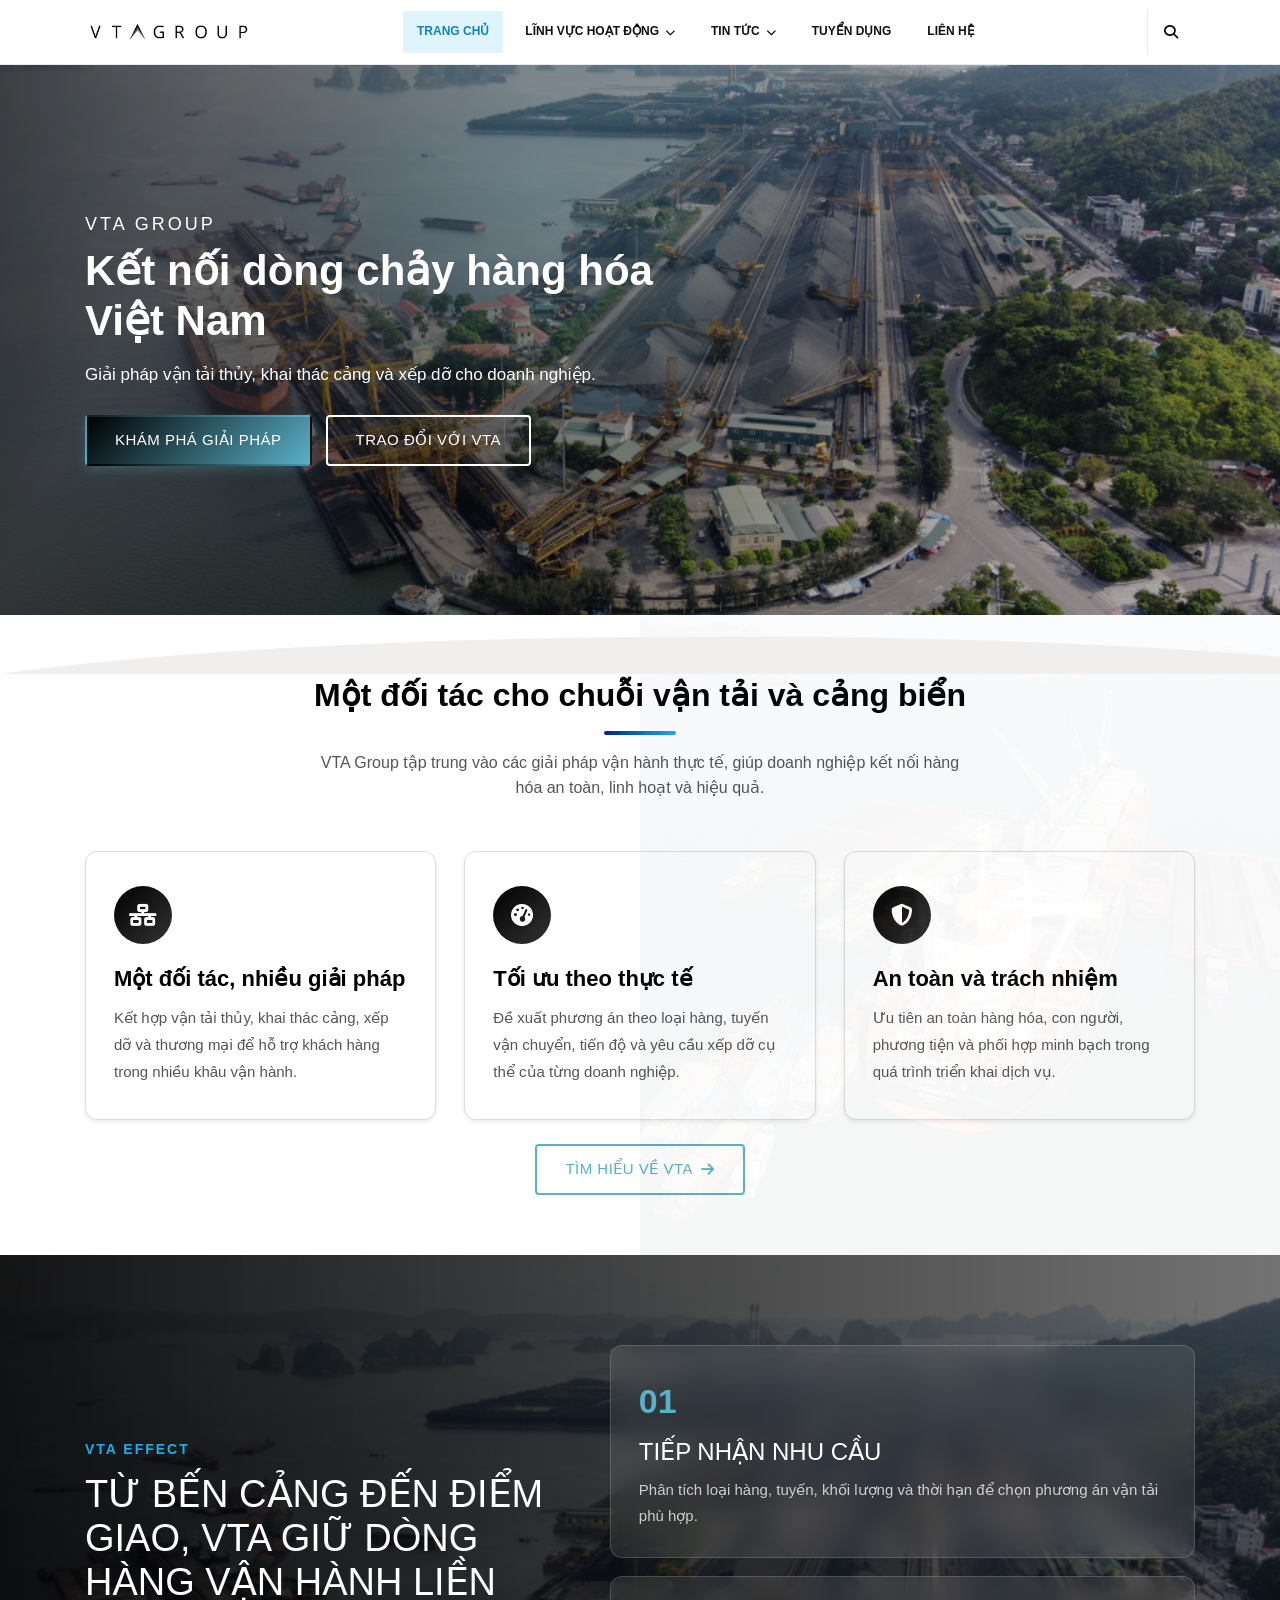
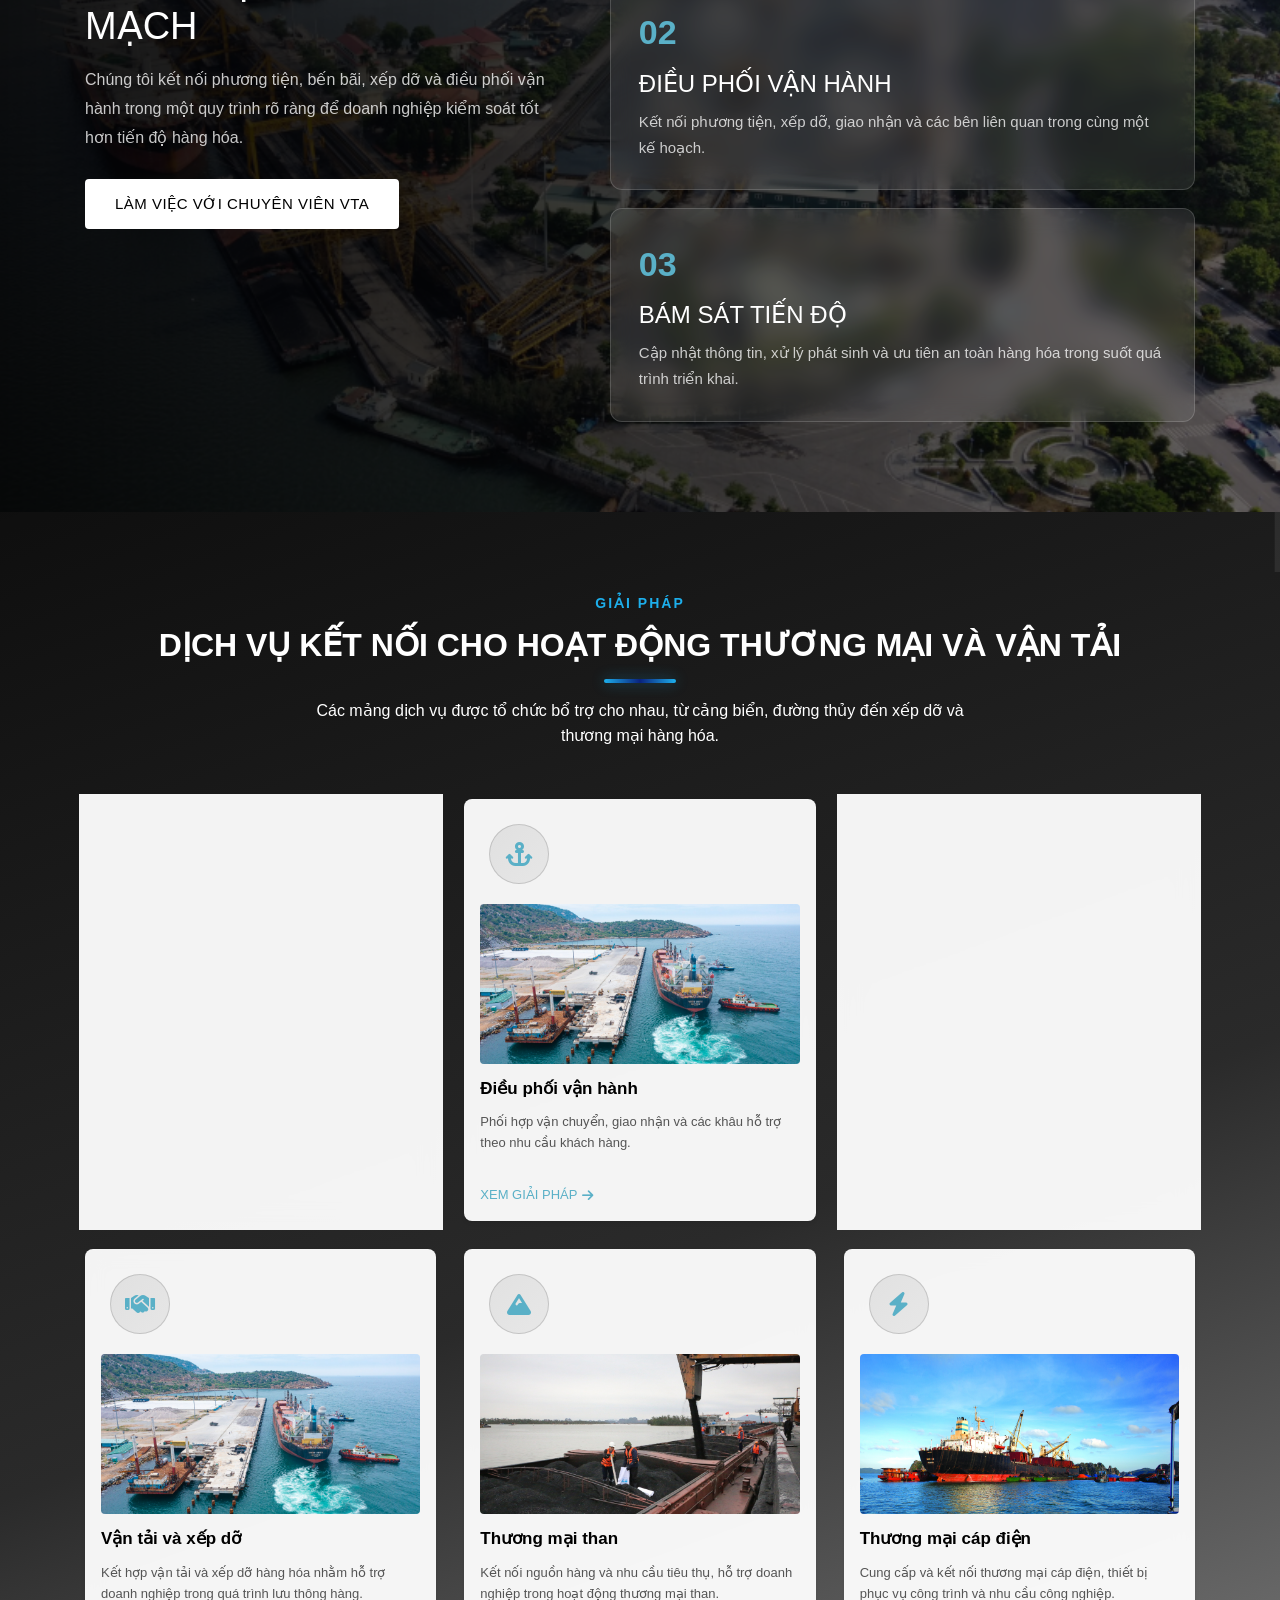
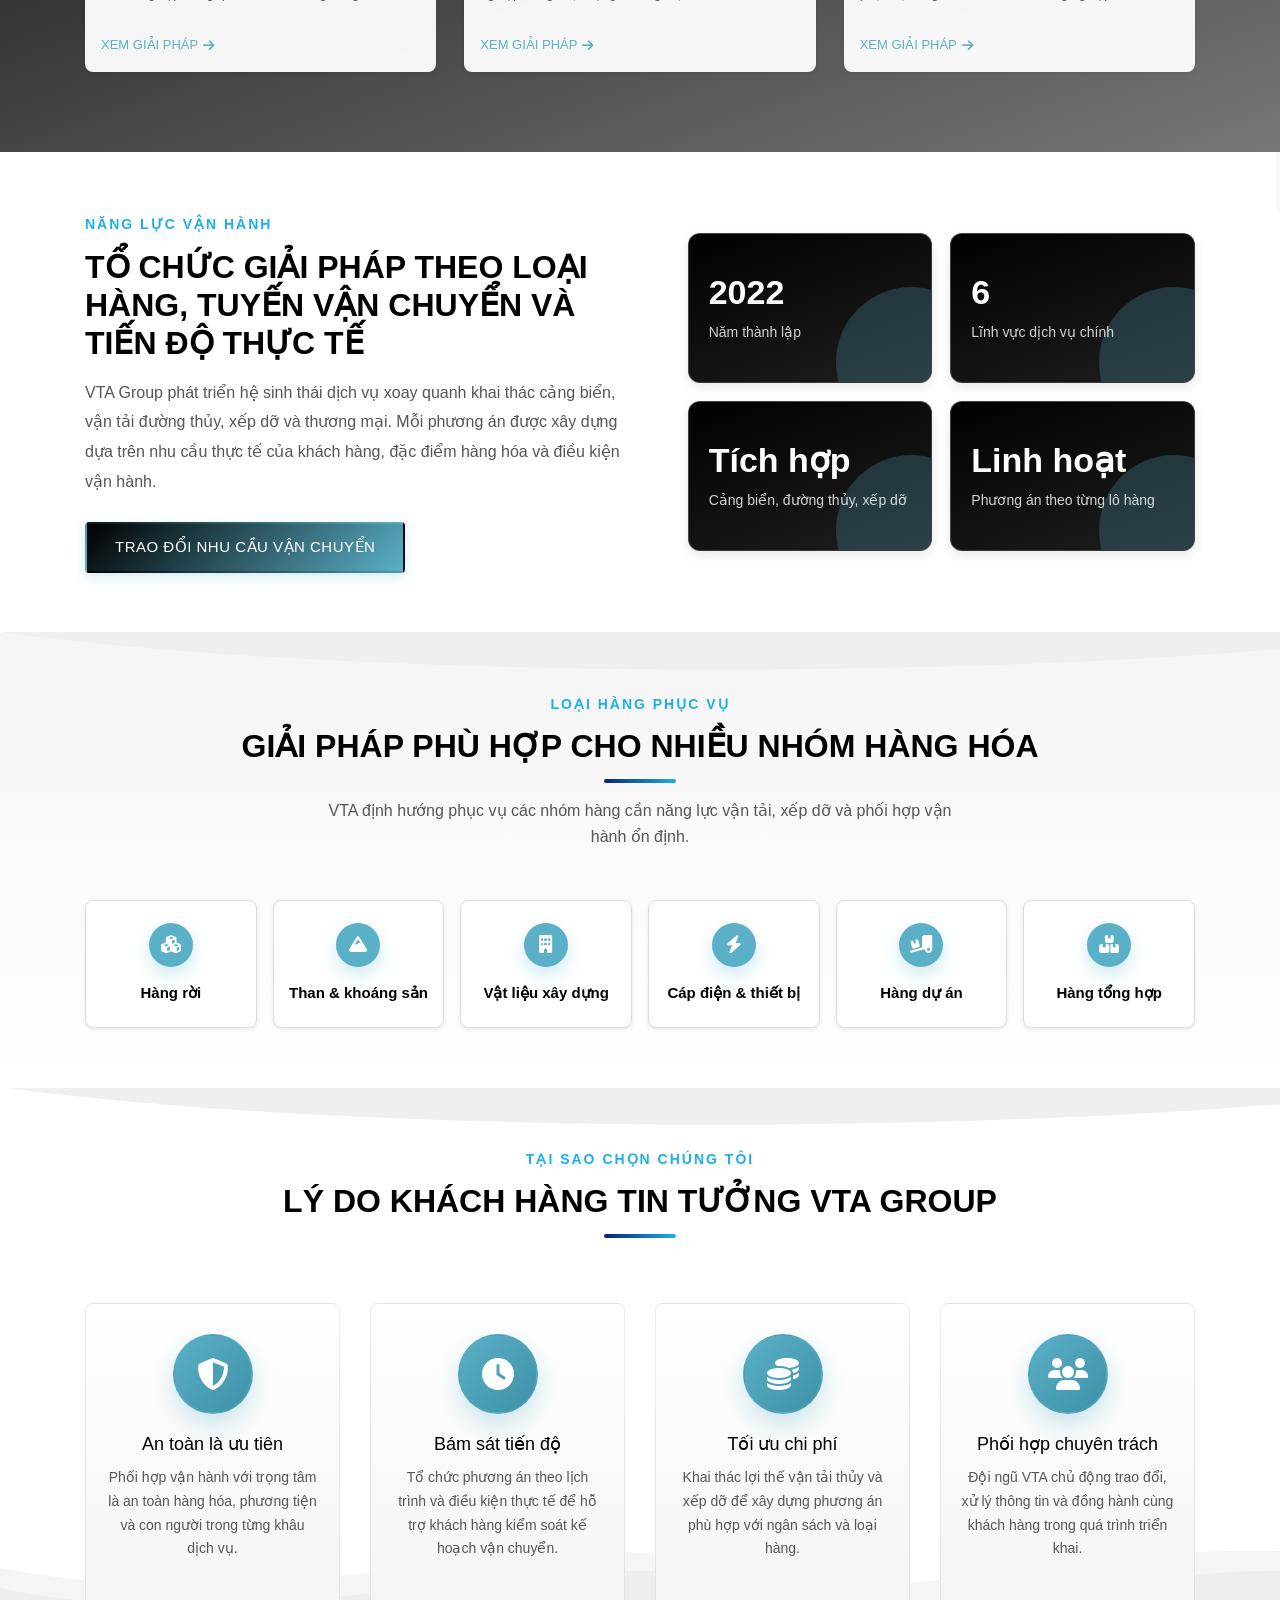
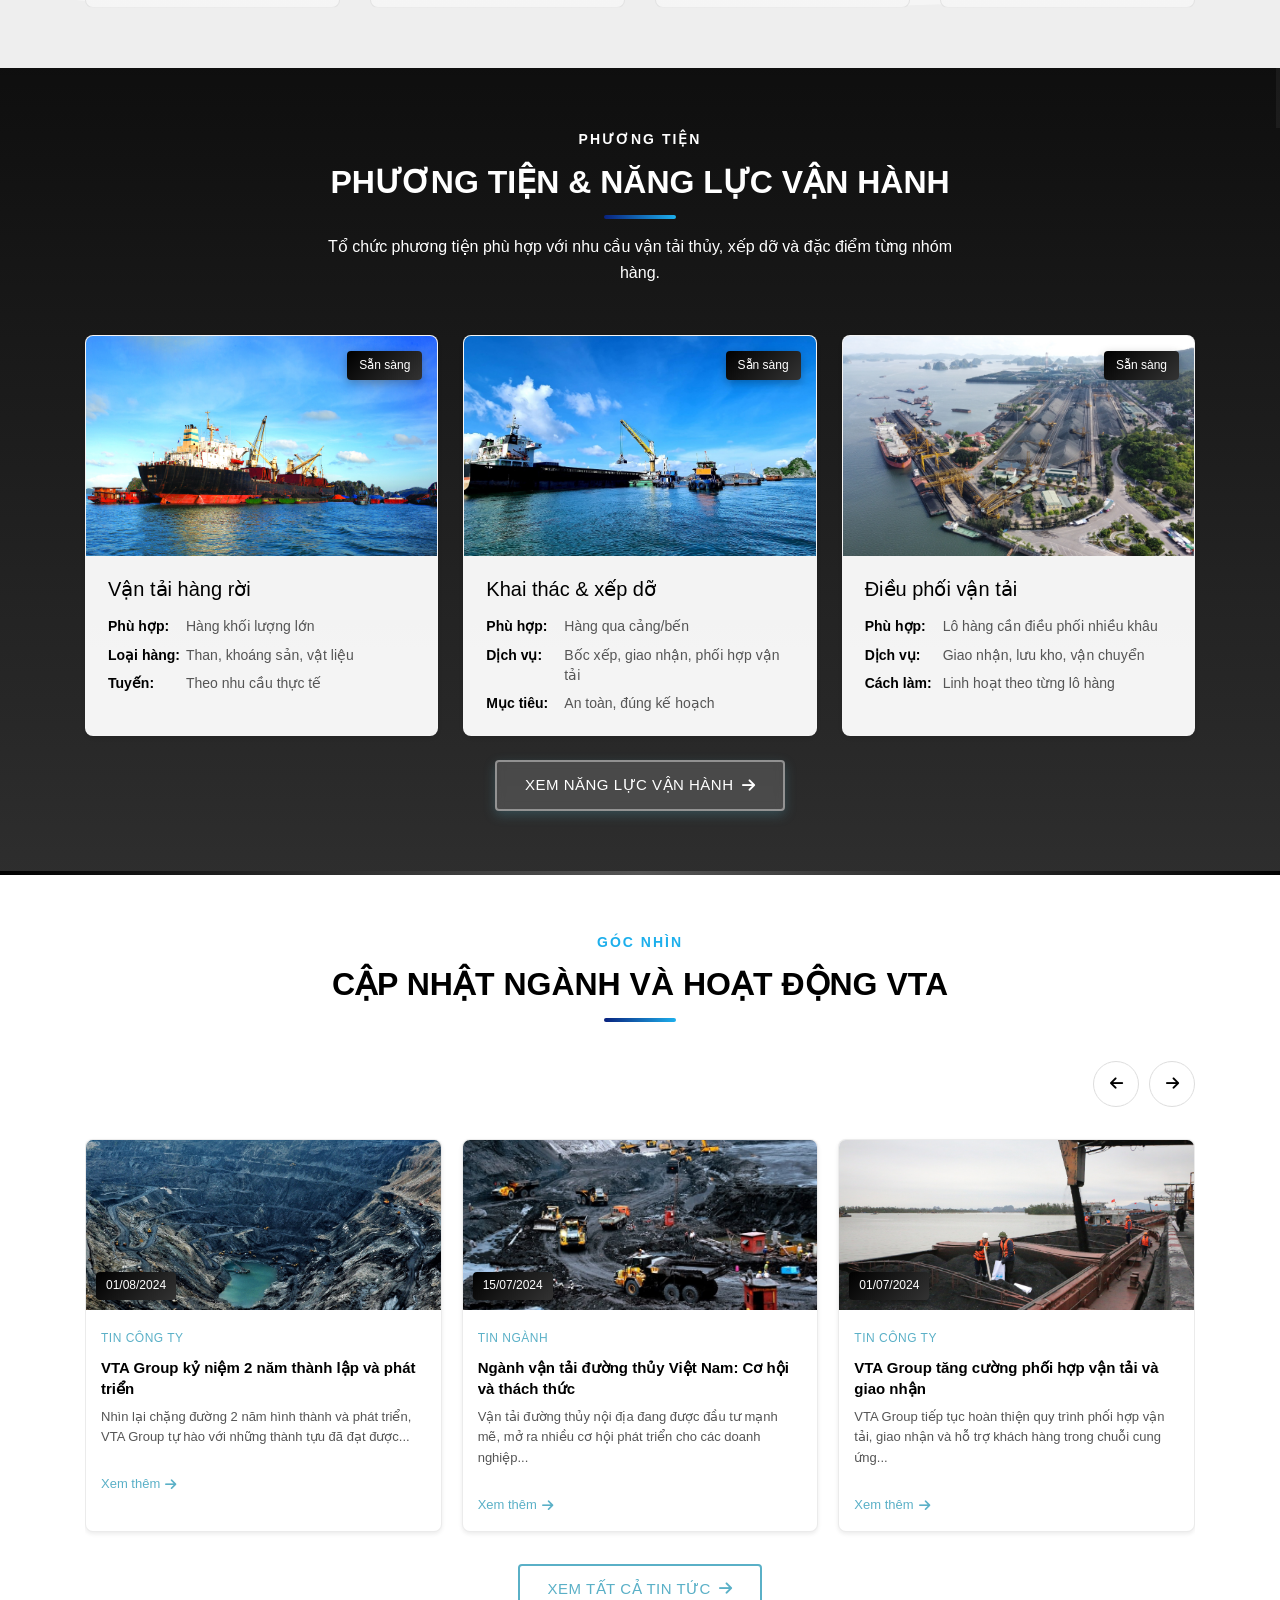
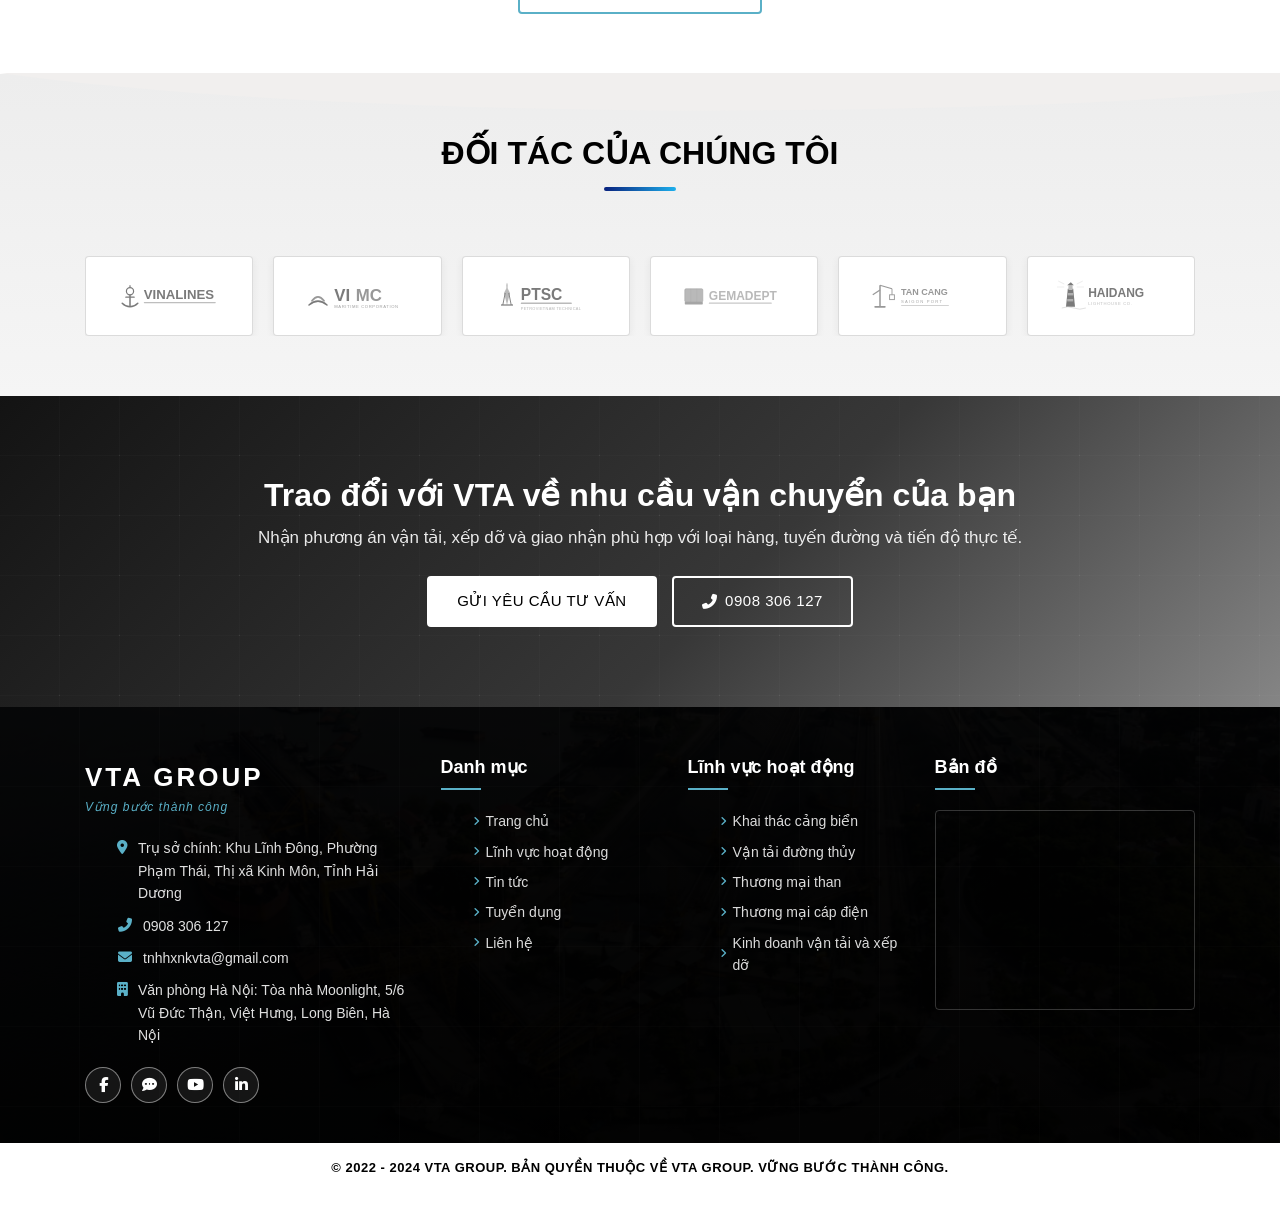
<file: index.html>
<!DOCTYPE html>
<html lang="vi">
<head>
    <meta charset="UTF-8">
    <meta name="viewport" content="width=device-width, initial-scale=1.0">
    <meta name="description" content="VTA Group cung cấp giải pháp vận tải thủy, khai thác cảng và xếp dỡ tích hợp cho doanh nghiệp tại Việt Nam.">
    <meta name="keywords" content="VTA Group, khai thác cảng biển, vận tải đường thủy, thương mại than, cáp điện, Hải Dương">
    <meta name="author" content="VTA Group">
    <meta name="robots" content="index, follow">
    <link rel="canonical" href="https://vtagroup.vn/">

    <!-- Open Graph -->
    <meta property="og:title" content="VTA Group - Vững bước thành công">
    <meta property="og:description" content="VTA Group cung cấp giải pháp vận tải thủy, khai thác cảng và xếp dỡ tích hợp cho doanh nghiệp tại Việt Nam.">
    <meta property="og:type" content="website">
    <meta property="og:url" content="https://vtagroup.vn/">
    <meta property="og:image" content="https://vtagroup.vn/images/banner/banner-1.jpg">
    <meta property="og:image:alt" content="Tàu vận tải của VTA Group trên đường thủy">
    <meta property="og:locale" content="vi_VN">
    <meta property="og:site_name" content="VTA Group">

    <!-- Twitter Card -->
    <meta name="twitter:card" content="summary_large_image">
    <meta name="twitter:title" content="VTA Group - Vững bước thành công">
    <meta name="twitter:description" content="VTA Group cung cấp giải pháp vận tải thủy, khai thác cảng và xếp dỡ tích hợp cho doanh nghiệp tại Việt Nam.">
    <meta name="twitter:image" content="https://vtagroup.vn/images/banner/banner-1.jpg">
    <meta name="twitter:image:alt" content="Tàu vận tải của VTA Group trên đường thủy">

    <title>VTA Group - Vững bước thành công</title>
    <link rel="icon" href="images/logo/logo-vta.svg" type="image/svg+xml">

    <!-- Bootstrap 5 -->
    <link href="https://cdn.jsdelivr.net/npm/bootstrap@5.3.3/dist/css/bootstrap.min.css" rel="stylesheet">

    <!-- Font Awesome 6 -->
    <link href="https://cdn.jsdelivr.net/npm/@fortawesome/fontawesome-free@6.5.1/css/all.min.css" rel="stylesheet">

    <!-- Swiper.js -->
    <link href="https://cdn.jsdelivr.net/npm/swiper@11/swiper-bundle.min.css" rel="stylesheet">

    <!-- AOS Animation -->
    <link href="https://cdn.jsdelivr.net/npm/aos@2.3.4/dist/aos.css" rel="stylesheet">

    <!-- Custom CSS -->
    <link href="css/style.css?v=20260731-nav" rel="stylesheet">
    <link href="css/responsive.css?v=20260731-nav" rel="stylesheet">
    <link href="css/animations.css" rel="stylesheet">
    <link href="css/tech-backgrounds.css?v=20260731-nav" rel="stylesheet">
    <style>
        .about .page-main h2 {
            font-family: var(--font-secondary);
            font-size: 26px;
            font-weight: 700;
            color: var(--color-primary);
            margin-bottom: 20px;
            padding-bottom: 12px;
            border-bottom: 2px solid var(--color-accent);
        }
        .about .page-main p {
            color: var(--color-text);
            line-height: 1.8;
            margin-bottom: 15px;
            font-size: 15px;
        }
        .about .content-section {
            margin-bottom: 50px;
        }
        .about .content-section:last-child {
            margin-bottom: 0;
        }
    </style>
</head>
<body>

    <!-- ========== TOP BAR ========== -->
    <div class="top-bar">
        <div class="container">
            <div class="top-bar__inner">
                <div class="top-bar__welcome">
                    <span>Chào mừng đến với VTA Group</span>
                </div>
                <div class="top-bar__right">
                    <div class="top-bar__contact">
                        <a href="tel:+84908306127"><i class="fas fa-phone-alt"></i> 0908 306 127</a>
                        <a href="mailto:tnhhxnkvta@gmail.com"><i class="fas fa-envelope"></i> tnhhxnkvta@gmail.com</a>
                    </div>
                    <div class="top-bar__social">
                        <span aria-hidden="true"><i class="fab fa-facebook-f"></i></span>
                        <span aria-hidden="true"><i class="fas fa-comment-dots"></i></span>
                        <span aria-hidden="true"><i class="fab fa-youtube"></i></span>
                    </div>
                </div>
            </div>
        </div>
    </div>

    <!-- ========== HEADER ========== -->
    <header class="header" id="header">
        <div class="container">
            <div class="header__inner">
                <div class="header__logo">
                    <a href="index.html">
                        <div class="header__logo-text">
                            <span class="header__logo-name">VTA GROUP</span>
                            <span class="header__logo-slogan">Vững bước thành công</span>
                        </div>
                    </a>
                </div>
                <div class="header__info">
                    <div class="header__info-item">
                        <i class="fas fa-map-marker-alt"></i>
                        <div>
                            <strong>Trụ sở chính</strong>
                            <span>Khu Lĩnh Đông, Phường Phạm Thái, Thị xã Kinh Môn, Tỉnh Hải Dương</span>
                        </div>
                    </div>
                    <div class="header__info-item">
                        <i class="fas fa-clock"></i>
                        <div>
                            <strong>Giờ làm việc</strong>
                            <span>Thứ 2 - Thứ 7: 8:00 - 17:30</span>
                        </div>
                    </div>
                    <div class="header__info-item">
                        <i class="fas fa-phone-alt"></i>
                        <div>
                            <strong>Hotline</strong>
                            <span>0908 306 127</span>
                        </div>
                    </div>
                </div>
            </div>
        </div>
    </header>

    <!-- ========== NAVIGATION ========== -->
    <nav class="main-nav" id="mainNav">
        <div class="container">
            <div class="main-nav__inner">
                <a href="index.html" class="main-nav__brand" aria-label="VTA Group"><img src="images/logo/vta-logo-light-mode.png" alt="VTA Group"></a>
                <button class="main-nav__toggle" id="navToggle" aria-label="Mở menu" aria-controls="navMenu" aria-expanded="false">
                    <span></span>
                    <span></span>
                    <span></span>
                </button>
                <ul class="main-nav__menu" id="navMenu">
                    <li class="main-nav__item active">
                        <a href="index.html">TRANG CHỦ</a>
                    </li>
                    <li class="main-nav__item main-nav__item--dropdown">
                        <a href="dich-vu.html" aria-haspopup="true" aria-expanded="false">LĨNH VỰC HOẠT ĐỘNG <i class="fas fa-chevron-down"></i></a>
                        <ul class="main-nav__dropdown main-nav__mega">
                            <li class="main-nav__mega-col">
                                <span class="main-nav__mega-title">Chuỗi vận hành</span>
                                <a href="dich-vu.html#khai-thac-cang-bien">Khai thác cảng biển</a>
                                <a href="dich-vu.html#van-tai-duong-thuy">Vận tải đường thủy</a>
                            </li>
                            <li class="main-nav__mega-col">
                                <span class="main-nav__mega-title">Thương mại & hỗ trợ</span>
                                <a href="dich-vu.html#thuong-mai-than">Thương mại than</a>
                                <a href="dich-vu.html#thuong-mai-cap-dien">Thương mại cáp điện</a>
                                <a href="dich-vu.html#kinh-doanh-van-tai-xep-do">Vận tải và xếp dỡ</a>
                            </li>
                            <li class="main-nav__mega-col">
                                <span class="main-nav__mega-title">Theo nhu cầu</span>
                                <a href="lien-he.html">Tư vấn tuyến vận chuyển</a>
                                <a href="lien-he.html">Yêu cầu báo giá</a>
                                <a href="doi-tau.html">Năng lực phương tiện</a>
                            </li>
                            <li class="main-nav__mega-card">
                                <span>Giải pháp tích hợp</span>
                                <strong>Một đầu mối cho cảng, vận tải thủy và xếp dỡ</strong>
                                <a href="lien-he.html">Trao đổi nhu cầu <i class="fas fa-arrow-right"></i></a>
                            </li>
                        </ul>
                    </li>
                    <li class="main-nav__item main-nav__item--dropdown">
                        <a href="tin-tuc.html" aria-haspopup="true" aria-expanded="false">TIN TỨC <i class="fas fa-chevron-down"></i></a>
                        <ul class="main-nav__dropdown">
                            <li><a href="tin-tuc.html#tin-cong-ty">Tin công ty</a></li>
                            <li><a href="tin-tuc.html#tin-nganh">Tin ngành hàng hải</a></li>
                        </ul>
                    </li>
                    <li class="main-nav__item">
                        <a href="tuyen-dung.html">TUYỂN DỤNG</a>
                    </li>
                    <li class="main-nav__item">
                        <a href="lien-he.html">LIÊN HỆ</a>
                    </li>
                </ul>
                <div class="main-nav__search" data-nav-search>
                    <form action="tin-tuc.html" method="get" role="search">
                        <label class="visually-hidden" for="siteSearch">Tìm kiếm</label>
                        <input type="search" id="siteSearch" name="q" placeholder="Tìm kiếm..." autocomplete="off">
                        <button type="submit" aria-label="Mở tìm kiếm" aria-expanded="false">
                            <i class="fas fa-search" aria-hidden="true"></i>
                        </button>
                    </form>
                </div>
            </div>
        </div>
    </nav>

    <!-- ========== HERO SLIDER ========== -->
    <section class="hero-slider" aria-label="Banner chính">
        <div class="swiper hero-swiper">
            <div class="swiper-wrapper">
                <div class="swiper-slide">
                    <div class="hero-slider__slide hero-slider__slide--video">
                        <video class="hero-slider__video" autoplay muted loop playsinline preload="metadata" poster="images/banner/banner-1.jpg" aria-hidden="true">
                            <source src="images/banner/info.mp4" type="video/mp4">
                        </video>
                        <div class="hero-slider__overlay"></div>
                        <div class="hero-slider__motion" aria-hidden="true"></div>
                        <div class="container">
                            <div class="hero-slider__content hero-slider__content--reveal" data-aos="fade-up">
                                <h2>VTA Group</h2>
                                <h1>Kết nối dòng chảy hàng hóa Việt Nam</h1>
                                <p>Giải pháp vận tải thủy, khai thác cảng và xếp dỡ cho doanh nghiệp.</p>
                                <div class="hero-slider__actions">
                                    <a href="#solutions" class="btn btn--primary">Khám phá giải pháp</a>
                                    <a href="lien-he.html" class="btn btn--outline-white">Trao đổi với VTA</a>
                                </div>
                            </div>
                        </div>
                    </div>
                </div>
            </div>
        </div>
    </section>

    <!-- ========== ABOUT SECTION ========== -->
    <section class="about section" id="about">
        <div class="container">
            <div class="section__header" data-aos="fade-up">
                <h2 class="section__title">Một đối tác cho chuỗi vận tải và cảng biển</h2>
                <p class="section__desc">VTA Group tập trung vào các giải pháp vận hành thực tế, giúp doanh nghiệp kết nối hàng hóa an toàn, linh hoạt và hiệu quả.</p>
            </div>
            <div class="value-grid">
                <article class="value-card" data-aos="fade-up" data-aos-delay="100">
                    <span class="value-card__icon"><i class="fas fa-network-wired"></i></span>
                    <h3>Một đối tác, nhiều giải pháp</h3>
                    <p>Kết hợp vận tải thủy, khai thác cảng, xếp dỡ và thương mại để hỗ trợ khách hàng trong nhiều khâu vận hành.</p>
                </article>
                <article class="value-card" data-aos="fade-up" data-aos-delay="200">
                    <span class="value-card__icon"><i class="fas fa-gauge-high"></i></span>
                    <h3>Tối ưu theo thực tế</h3>
                    <p>Đề xuất phương án theo loại hàng, tuyến vận chuyển, tiến độ và yêu cầu xếp dỡ cụ thể của từng doanh nghiệp.</p>
                </article>
                <article class="value-card" data-aos="fade-up" data-aos-delay="300">
                    <span class="value-card__icon"><i class="fas fa-shield-halved"></i></span>
                    <h3>An toàn và trách nhiệm</h3>
                    <p>Ưu tiên an toàn hàng hóa, con người, phương tiện và phối hợp minh bạch trong quá trình triển khai dịch vụ.</p>
                </article>
            </div>
            <div class="text-center mt-4" data-aos="fade-up">
                <a href="#about" class="btn btn--outline">Tìm hiểu về VTA <i class="fas fa-arrow-right"></i></a>
            </div>
        </div>
    </section>

    <!-- ========== IMPACT STORY SECTION ========== -->
    <section class="impact-story" aria-labelledby="impactStoryTitle">
        <div class="impact-story__media" aria-hidden="true"></div>
        <div class="container">
            <div class="impact-story__inner">
                <div class="impact-story__sticky" data-aos="fade-up">
                    <span class="section__label">VTA Effect</span>
                    <h2 id="impactStoryTitle">TỪ BẾN CẢNG ĐẾN ĐIỂM GIAO, VTA GIỮ DÒNG HÀNG VẬN HÀNH LIỀN MẠCH</h2>
                    <p>Chúng tôi kết nối phương tiện, bến bãi, xếp dỡ và điều phối vận hành trong một quy trình rõ ràng để doanh nghiệp kiểm soát tốt hơn tiến độ hàng hóa.</p>
                    <a href="lien-he.html" class="btn btn--white">Làm việc với chuyên viên VTA</a>
                </div>
                <div class="impact-story__cards" data-aos="fade-up" data-aos-delay="150">
                    <article class="impact-card">
                        <span>01</span>
                        <h3>TIẾP NHẬN NHU CẦU</h3>
                        <p>Phân tích loại hàng, tuyến, khối lượng và thời hạn để chọn phương án vận tải phù hợp.</p>
                    </article>
                    <article class="impact-card">
                        <span>02</span>
                        <h3>ĐIỀU PHỐI VẬN HÀNH</h3>
                        <p>Kết nối phương tiện, xếp dỡ, giao nhận và các bên liên quan trong cùng một kế hoạch.</p>
                    </article>
                    <article class="impact-card">
                        <span>03</span>
                        <h3>BÁM SÁT TIẾN ĐỘ</h3>
                        <p>Cập nhật thông tin, xử lý phát sinh và ưu tiên an toàn hàng hóa trong suốt quá trình triển khai.</p>
                    </article>
                </div>
            </div>
        </div>
    </section>

    <!-- ========== SERVICES SECTION ========== -->
    <section class="services section section--gray" id="solutions">
        <div class="container">
            <div class="section__header" data-aos="fade-up">
                <div class="section__label">Giải pháp</div>
                <h2 class="section__title">Dịch vụ kết nối cho hoạt động thương mại và vận tải</h2>
                <p class="section__desc">Các mảng dịch vụ được tổ chức bổ trợ cho nhau, từ cảng biển, đường thủy đến xếp dỡ và thương mại hàng hóa.</p>
            </div>
            <div class="services__grid">
                <div class="services__item" data-aos="fade-up" data-aos-delay="100">
                    <div class="services__icon">
                        <i class="fas fa-ship"></i>
                    </div>
                    <div class="services__image">
                        <img src="images/services/van-tai-duong-bien.jpg" alt="Khai thác cảng biển" loading="lazy">
                    </div>
                    <h3 class="services__title">Khai thác cảng biển</h3>
                    <p class="services__desc">Tổ chức các hoạt động khai thác, hỗ trợ vận hành và kết nối dịch vụ tại khu vực cảng biển.</p>
                    <a href="dich-vu.html#khai-thac-cang-bien" class="services__link">Xem giải pháp <i class="fas fa-arrow-right"></i></a>
                </div>
                <div class="services__item" data-aos="fade-up" data-aos-delay="200">
                    <div class="services__icon">
                        <i class="fas fa-anchor"></i>
                    </div>
                    <div class="services__image">
                        <img src="images/services/cho-thue-tau.jpg" alt="Điều phối vận hành" loading="lazy">
                    </div>
                    <h3 class="services__title">Điều phối vận hành</h3>
                    <p class="services__desc">Phối hợp vận chuyển, giao nhận và các khâu hỗ trợ theo nhu cầu khách hàng.</p>
                    <a href="dich-vu.html#kinh-doanh-van-tai-xep-do" class="services__link">Xem giải pháp <i class="fas fa-arrow-right"></i></a>
                </div>
                <div class="services__item" data-aos="fade-up" data-aos-delay="300">
                    <div class="services__icon">
                        <i class="fas fa-boxes-stacked"></i>
                    </div>
                    <div class="services__image">
                        <img src="images/services/van-tai-duong-thuy.jpg" alt="Vận tải đường thủy" loading="lazy">
                    </div>
                    <h3 class="services__title">Vận tải đường thủy</h3>
                    <p class="services__desc">Tổ chức vận chuyển hàng hóa bằng đường thủy, phù hợp với hàng rời và hàng hóa khối lượng lớn.</p>
                    <a href="dich-vu.html#van-tai-duong-thuy" class="services__link">Xem giải pháp <i class="fas fa-arrow-right"></i></a>
                </div>
                <div class="services__item" data-aos="fade-up" data-aos-delay="400">
                    <div class="services__icon">
                        <i class="fas fa-handshake"></i>
                    </div>
                    <div class="services__image">
                        <img src="images/services/cho-thue-tau.jpg" alt="Kinh doanh vận tải và xếp dỡ" loading="lazy">
                    </div>
                    <h3 class="services__title">Vận tải và xếp dỡ</h3>
                    <p class="services__desc">Kết hợp vận tải và xếp dỡ hàng hóa nhằm hỗ trợ doanh nghiệp trong quá trình lưu thông hàng.</p>
                    <a href="dich-vu.html#kinh-doanh-van-tai-xep-do" class="services__link">Xem giải pháp <i class="fas fa-arrow-right"></i></a>
                </div>
                <div class="services__item" data-aos="fade-up" data-aos-delay="500">
                    <div class="services__icon">
                        <i class="fas fa-mountain"></i>
                    </div>
                    <div class="services__image">
                        <img src="images/services/van-tai-duong-thuy.jpg" alt="Thương mại than" loading="lazy">
                    </div>
                    <h3 class="services__title">Thương mại than</h3>
                    <p class="services__desc">Kết nối nguồn hàng và nhu cầu tiêu thụ, hỗ trợ doanh nghiệp trong hoạt động thương mại than.</p>
                    <a href="dich-vu.html#thuong-mai-than" class="services__link">Xem giải pháp <i class="fas fa-arrow-right"></i></a>
                </div>
                <div class="services__item" data-aos="fade-up" data-aos-delay="600">
                    <div class="services__icon">
                        <i class="fas fa-bolt"></i>
                    </div>
                    <div class="services__image">
                        <img src="images/services/van-tai-duong-bien.jpg" alt="Thương mại cáp điện" loading="lazy">
                    </div>
                    <h3 class="services__title">Thương mại cáp điện</h3>
                    <p class="services__desc">Cung cấp và kết nối thương mại cáp điện, thiết bị phục vụ công trình và nhu cầu công nghiệp.</p>
                    <a href="dich-vu.html#thuong-mai-cap-dien" class="services__link">Xem giải pháp <i class="fas fa-arrow-right"></i></a>
                </div>
            </div>
        </div>
    </section>

    <!-- ========== CAPABILITY SECTION ========== -->
    <section class="capability section" id="capability">
        <div class="container">
            <div class="capability__inner">
                <div class="capability__content" data-aos="fade-up">
                    <div class="section__label">Năng lực vận hành</div>
                    <h2 class="section__title">Tổ chức giải pháp theo loại hàng, tuyến vận chuyển và tiến độ thực tế</h2>
                    <p>VTA Group phát triển hệ sinh thái dịch vụ xoay quanh khai thác cảng biển, vận tải đường thủy, xếp dỡ và thương mại. Mỗi phương án được xây dựng dựa trên nhu cầu thực tế của khách hàng, đặc điểm hàng hóa và điều kiện vận hành.</p>
                    <a href="lien-he.html" class="btn btn--primary">Trao đổi nhu cầu vận chuyển</a>
                </div>
                <div class="capability__grid" data-aos="fade-up" data-aos-delay="150">
                    <div class="capability__item">
                        <strong>2022</strong>
                        <span>Năm thành lập</span>
                    </div>
                    <div class="capability__item">
                        <strong>6</strong>
                        <span>Lĩnh vực dịch vụ chính</span>
                    </div>
                    <div class="capability__item">
                        <strong>Tích hợp</strong>
                        <span>Cảng biển, đường thủy, xếp dỡ</span>
                    </div>
                    <div class="capability__item">
                        <strong>Linh hoạt</strong>
                        <span>Phương án theo từng lô hàng</span>
                    </div>
                </div>
            </div>
        </div>
    </section>

    <!-- ========== INDUSTRIES SECTION ========== -->
    <section class="industries section section--gray" id="industries">
        <div class="container">
            <div class="section__header" data-aos="fade-up">
                <div class="section__label">Loại hàng phục vụ</div>
                <h2 class="section__title">Giải pháp phù hợp cho nhiều nhóm hàng hóa</h2>
                <p class="section__desc">VTA định hướng phục vụ các nhóm hàng cần năng lực vận tải, xếp dỡ và phối hợp vận hành ổn định.</p>
            </div>
            <div class="industries__grid">
                <div class="industry-card" data-aos="fade-up" data-aos-delay="100"><i class="fas fa-cubes"></i><span>Hàng rời</span></div>
                <div class="industry-card" data-aos="fade-up" data-aos-delay="150"><i class="fas fa-mountain"></i><span>Than & khoáng sản</span></div>
                <div class="industry-card" data-aos="fade-up" data-aos-delay="200"><i class="fas fa-building"></i><span>Vật liệu xây dựng</span></div>
                <div class="industry-card" data-aos="fade-up" data-aos-delay="250"><i class="fas fa-bolt"></i><span>Cáp điện & thiết bị</span></div>
                <div class="industry-card" data-aos="fade-up" data-aos-delay="300"><i class="fas fa-truck-ramp-box"></i><span>Hàng dự án</span></div>
                <div class="industry-card" data-aos="fade-up" data-aos-delay="350"><i class="fas fa-boxes-stacked"></i><span>Hàng tổng hợp</span></div>
            </div>
        </div>
    </section>

    <!-- ========== WHY CHOOSE US ========== -->
    <section class="why-us section">
        <div class="container">
            <div class="section__header" data-aos="fade-up">
                <div class="section__label">Tại sao chọn chúng tôi</div>
                <h2 class="section__title">Lý do khách hàng tin tưởng VTA Group</h2>
            </div>
            <div class="why-us__grid">
                <div class="why-us__item" data-aos="fade-up" data-aos-delay="100">
                    <div class="why-us__icon">
                        <i class="fas fa-shield-halved"></i>
                    </div>
                    <h3>An toàn là ưu tiên</h3>
                    <p>Phối hợp vận hành với trọng tâm là an toàn hàng hóa, phương tiện và con người trong từng khâu dịch vụ.</p>
                </div>
                <div class="why-us__item" data-aos="fade-up" data-aos-delay="200">
                    <div class="why-us__icon">
                        <i class="fas fa-clock"></i>
                    </div>
                    <h3>Bám sát tiến độ</h3>
                    <p>Tổ chức phương án theo lịch trình và điều kiện thực tế để hỗ trợ khách hàng kiểm soát kế hoạch vận chuyển.</p>
                </div>
                <div class="why-us__item" data-aos="fade-up" data-aos-delay="300">
                    <div class="why-us__icon">
                        <i class="fas fa-coins"></i>
                    </div>
                    <h3>Tối ưu chi phí</h3>
                    <p>Khai thác lợi thế vận tải thủy và xếp dỡ để xây dựng phương án phù hợp với ngân sách và loại hàng.</p>
                </div>
                <div class="why-us__item" data-aos="fade-up" data-aos-delay="400">
                    <div class="why-us__icon">
                        <i class="fas fa-users"></i>
                    </div>
                    <h3>Phối hợp chuyên trách</h3>
                    <p>Đội ngũ VTA chủ động trao đổi, xử lý thông tin và đồng hành cùng khách hàng trong quá trình triển khai.</p>
                </div>
            </div>
        </div>
    </section>

    <!-- ========== FLEET SECTION ========== -->
    <section class="fleet section section--gray" id="fleet">
        <div class="container">
            <div class="section__header" data-aos="fade-up">
                <div class="section__label">Phương tiện</div>
                <h2 class="section__title">Phương tiện & năng lực vận hành</h2>
                <p class="section__desc">Tổ chức phương tiện phù hợp với nhu cầu vận tải thủy, xếp dỡ và đặc điểm từng nhóm hàng.</p>
            </div>
            <div class="fleet__grid">
                <div class="fleet__item" data-aos="fade-up" data-aos-delay="100">
                    <div class="fleet__image">
                        <img src="images/fleet/tau-1.jpg" alt="Vận tải hàng rời" loading="lazy">
                        <div class="fleet__badge">Sẵn sàng</div>
                    </div>
                    <div class="fleet__info">
                        <h3>Vận tải hàng rời</h3>
                        <ul>
                            <li><strong>Phù hợp:</strong> Hàng khối lượng lớn</li>
                            <li><strong>Loại hàng:</strong> Than, khoáng sản, vật liệu</li>
                            <li><strong>Tuyến:</strong> Theo nhu cầu thực tế</li>
                        </ul>
                    </div>
                </div>
                <div class="fleet__item" data-aos="fade-up" data-aos-delay="200">
                    <div class="fleet__image">
                        <img src="images/fleet/tau-2.jpg" alt="Khai thác và xếp dỡ hàng hóa" loading="lazy">
                        <div class="fleet__badge">Sẵn sàng</div>
                    </div>
                    <div class="fleet__info">
                        <h3>Khai thác & xếp dỡ</h3>
                        <ul>
                            <li><strong>Phù hợp:</strong> Hàng qua cảng/bến</li>
                            <li><strong>Dịch vụ:</strong> Bốc xếp, giao nhận, phối hợp vận tải</li>
                            <li><strong>Mục tiêu:</strong> An toàn, đúng kế hoạch</li>
                        </ul>
                    </div>
                </div>
                <div class="fleet__item" data-aos="fade-up" data-aos-delay="300">
                    <div class="fleet__image">
                        <img src="images/fleet/tau-3.jpg" alt="Điều phối vận tải" loading="lazy">
                        <div class="fleet__badge">Sẵn sàng</div>
                    </div>
                    <div class="fleet__info">
                        <h3>Điều phối vận tải</h3>
                        <ul>
                            <li><strong>Phù hợp:</strong> Lô hàng cần điều phối nhiều khâu</li>
                            <li><strong>Dịch vụ:</strong> Giao nhận, lưu kho, vận chuyển</li>
                            <li><strong>Cách làm:</strong> Linh hoạt theo từng lô hàng</li>
                        </ul>
                    </div>
                </div>
            </div>
            <div class="text-center mt-4">
                <a href="doi-tau.html" class="btn btn--primary">Xem năng lực vận hành <i class="fas fa-arrow-right"></i></a>
            </div>
        </div>
    </section>

    <!-- ========== NEWS SECTION ========== -->
    <section class="news section" id="news">
        <div class="container">
            <div class="section__header" data-aos="fade-up">
                <div class="section__label">Góc nhìn</div>
                <h2 class="section__title">Cập nhật ngành và hoạt động VTA</h2>
            </div>
            <div class="news__toolbar" data-aos="fade-up" data-aos-delay="100">
                <div class="news__controls" aria-label="Điều hướng tin tức">
                    <button class="news__button news__button--prev" type="button" aria-label="Tin trước"><i class="fas fa-arrow-left"></i></button>
                    <button class="news__button news__button--next" type="button" aria-label="Tin tiếp theo"><i class="fas fa-arrow-right"></i></button>
                </div>
            </div>
            <div class="swiper news-swiper" data-aos="fade-up" data-aos-delay="150">
                <div class="swiper-wrapper news__grid">
                <div class="swiper-slide news__item">
                    <div class="news__image">
                        <a href="tin-tuc.html">
                            <img src="images/news/news-1.jpg" alt="Cập nhật VTA Group" loading="lazy">
                        </a>
                        <span class="news__date">01/08/2024</span>
                    </div>
                    <div class="news__content">
                        <span class="news__category">Tin công ty</span>
                        <h3 class="news__title"><a href="tin-tuc.html">VTA Group kỷ niệm 2 năm thành lập và phát triển</a></h3>
                        <p class="news__excerpt">Nhìn lại chặng đường 2 năm hình thành và phát triển, VTA Group tự hào với những thành tựu đã đạt được...</p>
                        <a href="tin-tuc.html" class="news__link">Xem thêm <i class="fas fa-arrow-right"></i></a>
                    </div>
                </div>
                <div class="swiper-slide news__item">
                    <div class="news__image">
                        <a href="tin-tuc.html">
                            <img src="images/news/news-2.jpg" alt="Góc nhìn ngành hàng hải" loading="lazy">
                        </a>
                        <span class="news__date">15/07/2024</span>
                    </div>
                    <div class="news__content">
                        <span class="news__category">Tin ngành</span>
                        <h3 class="news__title"><a href="tin-tuc.html">Ngành vận tải đường thủy Việt Nam: Cơ hội và thách thức</a></h3>
                        <p class="news__excerpt">Vận tải đường thủy nội địa đang được đầu tư mạnh mẽ, mở ra nhiều cơ hội phát triển cho các doanh nghiệp...</p>
                        <a href="tin-tuc.html" class="news__link">Xem thêm <i class="fas fa-arrow-right"></i></a>
                    </div>
                </div>
                <div class="swiper-slide news__item">
                    <div class="news__image">
                        <a href="tin-tuc.html">
                            <img src="images/news/news-3.jpg" alt="Tin hoạt động vận tải VTA Group" loading="lazy">
                        </a>
                        <span class="news__date">01/07/2024</span>
                    </div>
                    <div class="news__content">
                        <span class="news__category">Tin công ty</span>
                        <h3 class="news__title"><a href="tin-tuc.html">VTA Group tăng cường phối hợp vận tải và giao nhận</a></h3>
                        <p class="news__excerpt">VTA Group tiếp tục hoàn thiện quy trình phối hợp vận tải, giao nhận và hỗ trợ khách hàng trong chuỗi cung ứng...</p>
                        <a href="tin-tuc.html" class="news__link">Xem thêm <i class="fas fa-arrow-right"></i></a>
                    </div>
                </div>
                <div class="swiper-slide news__item">
                    <div class="news__image">
                        <a href="tin-tuc.html">
                            <img src="images/news/news-4.jpg" alt="Tin hợp tác" loading="lazy">
                        </a>
                        <span class="news__date">20/06/2024</span>
                    </div>
                    <div class="news__content">
                        <span class="news__category">Tin công ty</span>
                        <h3 class="news__title"><a href="tin-tuc.html">VTA Group ký kết hợp tác chiến lược với đối tác mới</a></h3>
                        <p class="news__excerpt">Lễ ký kết hợp tác chiến lược đánh dấu bước phát triển mới trong mạng lưới vận tải của VTA Group...</p>
                        <a href="tin-tuc.html" class="news__link">Xem thêm <i class="fas fa-arrow-right"></i></a>
                    </div>
                </div>
                </div>
            </div>
            <div class="text-center mt-4">
                <a href="tin-tuc.html" class="btn btn--outline">Xem tất cả tin tức <i class="fas fa-arrow-right"></i></a>
            </div>
        </div>
    </section>

    <!-- ========== PARTNERS SECTION ========== -->
    <section class="partners section section--gray" id="partners">
        <div class="container">
            <div class="section__header" data-aos="fade-up">
                <h2 class="section__title">Đối tác của chúng tôi</h2>
            </div>
            <div class="partners__slider" data-aos="fade-up">
                <div class="swiper partners-swiper">
                    <div class="swiper-wrapper">
                        <div class="swiper-slide">
                            <div class="partners__item">
                                <img src="images/partners/partner-1.svg" alt="Đối tác 1" loading="lazy">
                            </div>
                        </div>
                        <div class="swiper-slide">
                            <div class="partners__item">
                                <img src="images/partners/partner-2.svg" alt="Đối tác 2" loading="lazy">
                            </div>
                        </div>
                        <div class="swiper-slide">
                            <div class="partners__item">
                                <img src="images/partners/partner-3.svg" alt="Đối tác 3" loading="lazy">
                            </div>
                        </div>
                        <div class="swiper-slide">
                            <div class="partners__item">
                                <img src="images/partners/partner-4.svg" alt="Đối tác 4" loading="lazy">
                            </div>
                        </div>
                        <div class="swiper-slide">
                            <div class="partners__item">
                                <img src="images/partners/partner-5.svg" alt="Đối tác 5" loading="lazy">
                            </div>
                        </div>
                        <div class="swiper-slide">
                            <div class="partners__item">
                                <img src="images/partners/partner-6.svg" alt="Đối tác 6" loading="lazy">
                            </div>
                        </div>
                    </div>
                </div>
            </div>
        </div>
    </section>

    <!-- ========== CTA SECTION ========== -->
    <section class="cta">
        <div class="cta__overlay"></div>
        <div class="container">
            <div class="cta__content" data-aos="fade-up">
                <h2>Trao đổi với VTA về nhu cầu vận chuyển của bạn</h2>
                <p>Nhận phương án vận tải, xếp dỡ và giao nhận phù hợp với loại hàng, tuyến đường và tiến độ thực tế.</p>
                <div class="cta__buttons">
                    <a href="lien-he.html" class="btn btn--white">Gửi yêu cầu tư vấn</a>
                    <a href="tel:+84908306127" class="btn btn--outline-white"><i class="fas fa-phone-alt"></i> 0908 306 127</a>
                </div>
            </div>
        </div>
    </section>

    <!-- ========== FOOTER ========== -->
    <footer class="footer">
        <div class="container">
            <div class="footer__inner">
                <div class="footer__col footer__col--info">
                    <div class="footer__logo">
                        <span class="footer__logo-name">VTA GROUP</span>
                        <span class="footer__logo-slogan">Vững bước thành công</span>
                    </div>
                    <ul class="footer__contact">
                        <li>
                            <i class="fas fa-map-marker-alt"></i>
                            <span>Trụ sở chính: Khu Lĩnh Đông, Phường Phạm Thái, Thị xã Kinh Môn, Tỉnh Hải Dương</span>
                        </li>
                        <li>
                            <i class="fas fa-phone-alt"></i>
                            <span>0908 306 127</span>
                        </li>
                        <li>
                            <i class="fas fa-envelope"></i>
                            <span>tnhhxnkvta@gmail.com</span>
                        </li>
                        <li>
                            <i class="fas fa-building"></i>
                            <span>Văn phòng Hà Nội: Tòa nhà Moonlight, 5/6 Vũ Đức Thận, Việt Hưng, Long Biên, Hà Nội</span>
                        </li>
                    </ul>
                    <div class="footer__social">
                        <span aria-hidden="true"><i class="fab fa-facebook-f"></i></span>
                        <span aria-hidden="true"><i class="fas fa-comment-dots"></i></span>
                        <span aria-hidden="true"><i class="fab fa-youtube"></i></span>
                        <span aria-hidden="true"><i class="fab fa-linkedin-in"></i></span>
                    </div>
                </div>
                <div class="footer__col footer__col--links">
                    <h3 class="footer__title">Danh mục</h3>
                    <ul class="footer__menu">
                        <li><a href="index.html">Trang chủ</a></li>
                        <li><a href="dich-vu.html">Lĩnh vực hoạt động</a></li>
                        <li><a href="tin-tuc.html">Tin tức</a></li>
                        <li><a href="tuyen-dung.html">Tuyển dụng</a></li>
                        <li><a href="lien-he.html">Liên hệ</a></li>
                    </ul>
                </div>
                <div class="footer__col footer__col--services">
                    <h3 class="footer__title">Lĩnh vực hoạt động</h3>
                    <ul class="footer__menu">
                        <li><a href="dich-vu.html#khai-thac-cang-bien">Khai thác cảng biển</a></li>
                        <li><a href="dich-vu.html#van-tai-duong-thuy">Vận tải đường thủy</a></li>
                        <li><a href="dich-vu.html#thuong-mai-than">Thương mại than</a></li>
                        <li><a href="dich-vu.html#thuong-mai-cap-dien">Thương mại cáp điện</a></li>
                        <li><a href="dich-vu.html#kinh-doanh-van-tai-xep-do">Kinh doanh vận tải và xếp dỡ</a></li>
                    </ul>
                </div>
                <div class="footer__col footer__col--map">
                    <h3 class="footer__title">Bản đồ</h3>
                    <div class="footer__map">
                        <iframe
                            src="https://www.google.com/maps/embed?pb=!1m18!1m12!1m3!1d59587.97785448771!2d106.2841962!3d20.9373413!2m3!1f0!2f0!3f0!3m2!1i1024!2i768!4f13.1!3m3!1m2!1s0x31359b7e7d0c5f15%3A0x2b1e7f5c5b7f7c0a!2zSOG6o2kgRMawxqFuZw!5e0!3m2!1svi!2svn!4v1700000000000"
                            width="100%"
                            height="200"
                            style="border:0;"
                            allowfullscreen=""
                            loading="lazy"
                            referrerpolicy="no-referrer-when-downgrade"
                            title="Bản đồ VTA Group">
                        </iframe>
                    </div>
                </div>
            </div>
        </div>
        <div class="copyright">
            <div class="container">
                <p>&copy; 2022 - 2024 VTA Group. Bản quyền thuộc về VTA Group. Vững bước thành công.</p>
            </div>
        </div>
    </footer>

    <!-- ========== BACK TO TOP ========== -->
    <button class="back-to-top" id="backToTop" aria-label="Về đầu trang">
        <i class="fas fa-chevron-up"></i>
    </button>

    <!-- ========== SCRIPTS ========== -->
    <!-- Bootstrap 5 -->
    <script src="https://cdn.jsdelivr.net/npm/bootstrap@5.3.3/dist/js/bootstrap.bundle.min.js" defer></script>
    <!-- Swiper.js -->
    <script src="https://cdn.jsdelivr.net/npm/swiper@11/swiper-bundle.min.js" defer></script>
    <!-- AOS Animation -->
    <script src="https://cdn.jsdelivr.net/npm/aos@2.3.4/dist/aos.js" defer></script>
    <!-- Custom Scripts -->
    <script src="js/main.js" defer></script>

    <!-- Structured Data -->
    <script type="application/ld+json">
    {
        "@context": "https://schema.org",
        "@type": "Organization",
        "name": "VTA Group",
        "description": "Khai thác cảng biển, vận tải đường thủy, thương mại than, thương mại cáp điện, kinh doanh vận tải và xếp dỡ",
        "url": "https://vtagroup.vn/",
        "logo": "https://vtagroup.vn/images/logo/vta-logo-light-mode.png",
        "foundingDate": "2022-08-01",
        "slogan": "Vững bước thành công",
        "address": {
            "@type": "PostalAddress",
            "streetAddress": "Khu Lĩnh Đông, Phường Phạm Thái, Thị xã Kinh Môn",
            "addressRegion": "Hải Dương",
            "addressCountry": "VN"
        },
        "contactPoint": {
            "@type": "ContactPoint",
            "telephone": "+84-908-306-127",
            "email": "tnhhxnkvta@gmail.com",
            "contactType": "customer service",
            "availableLanguage": "Vietnamese"
        }
    }
    </script>
</body>
</html>
</file>
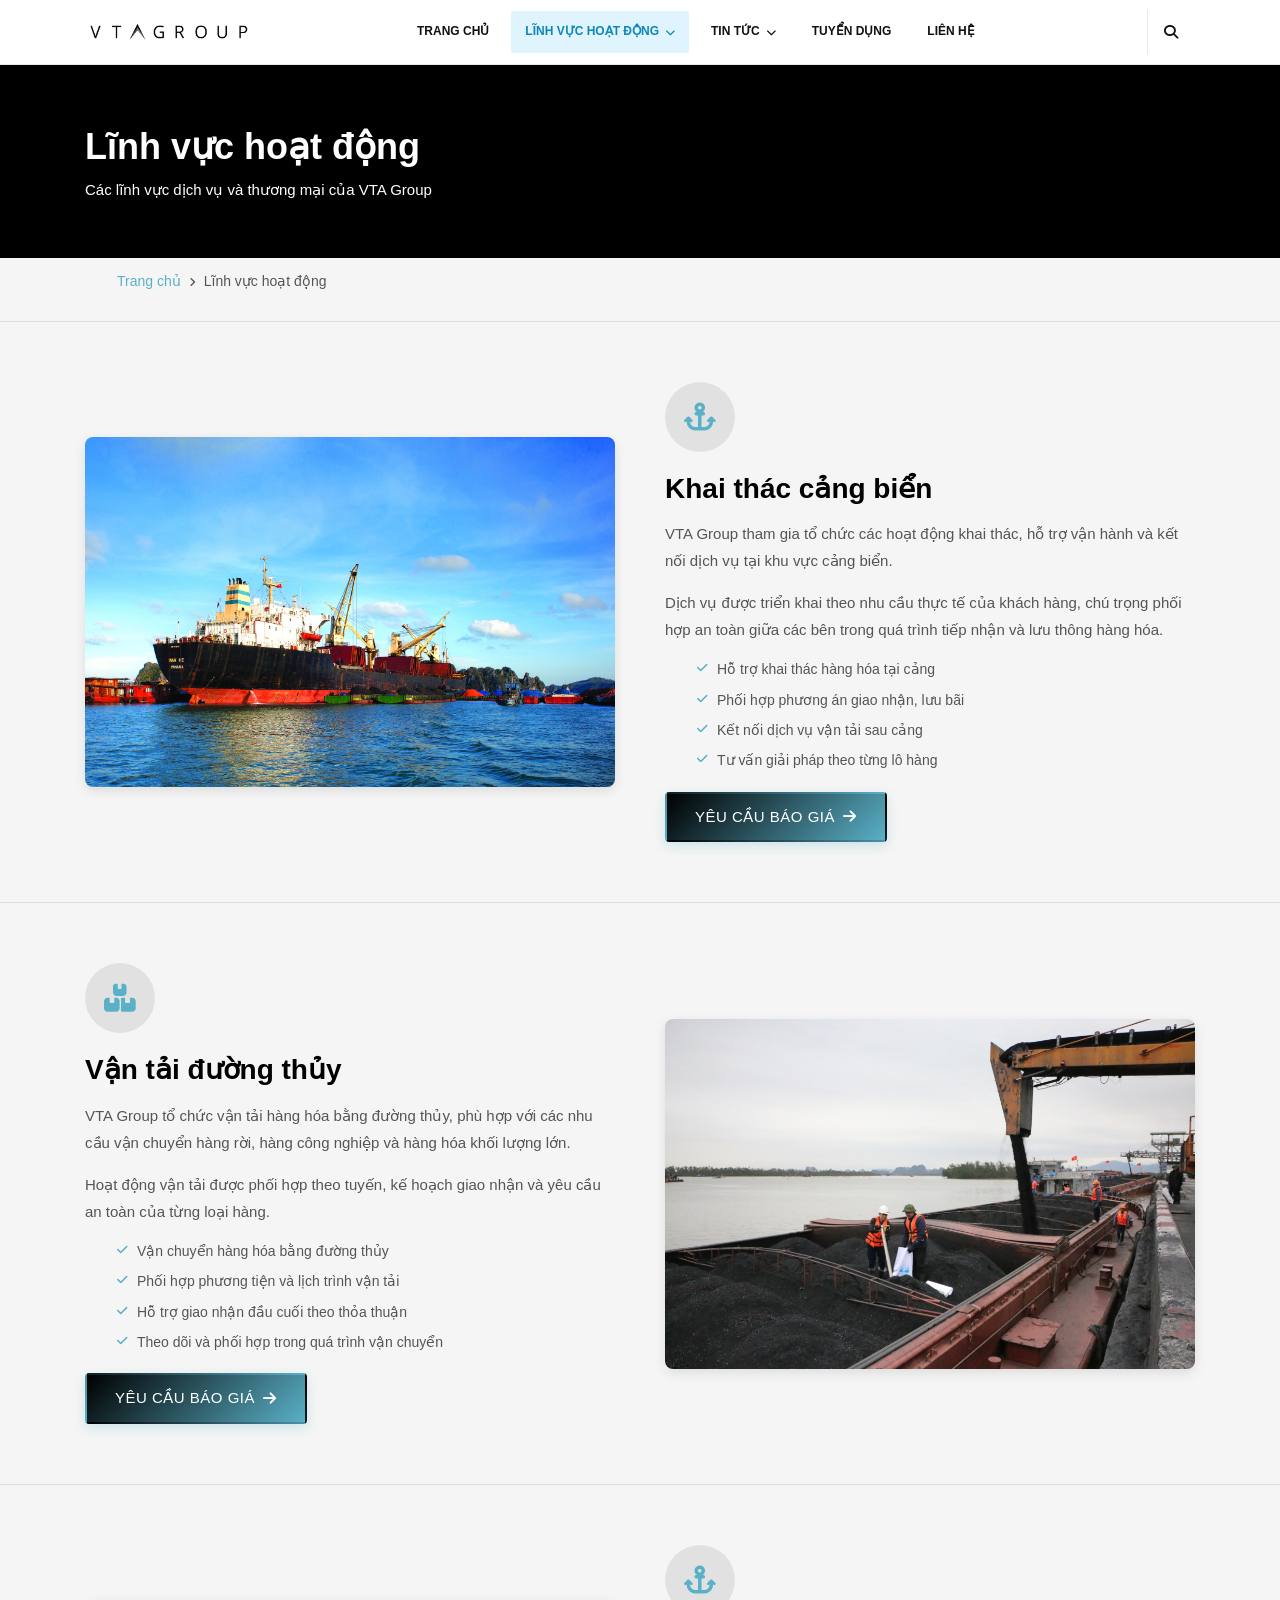
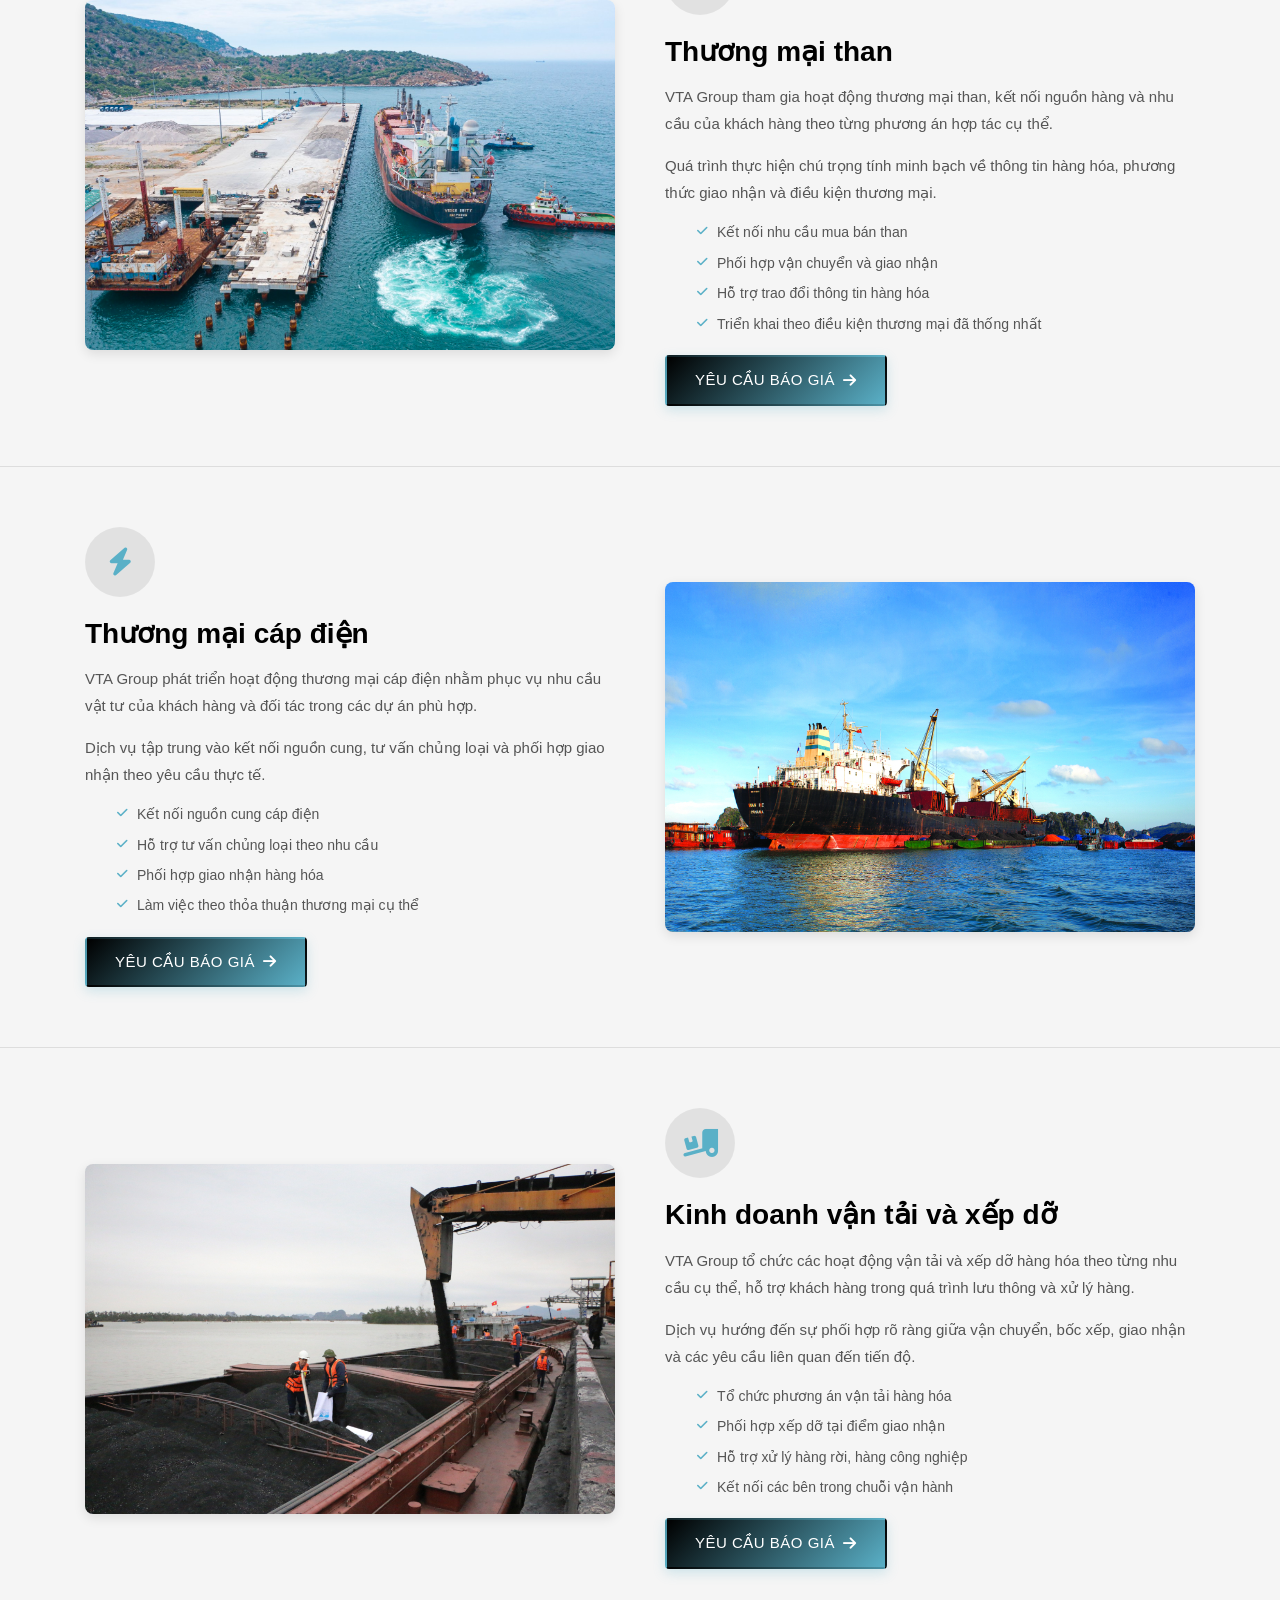
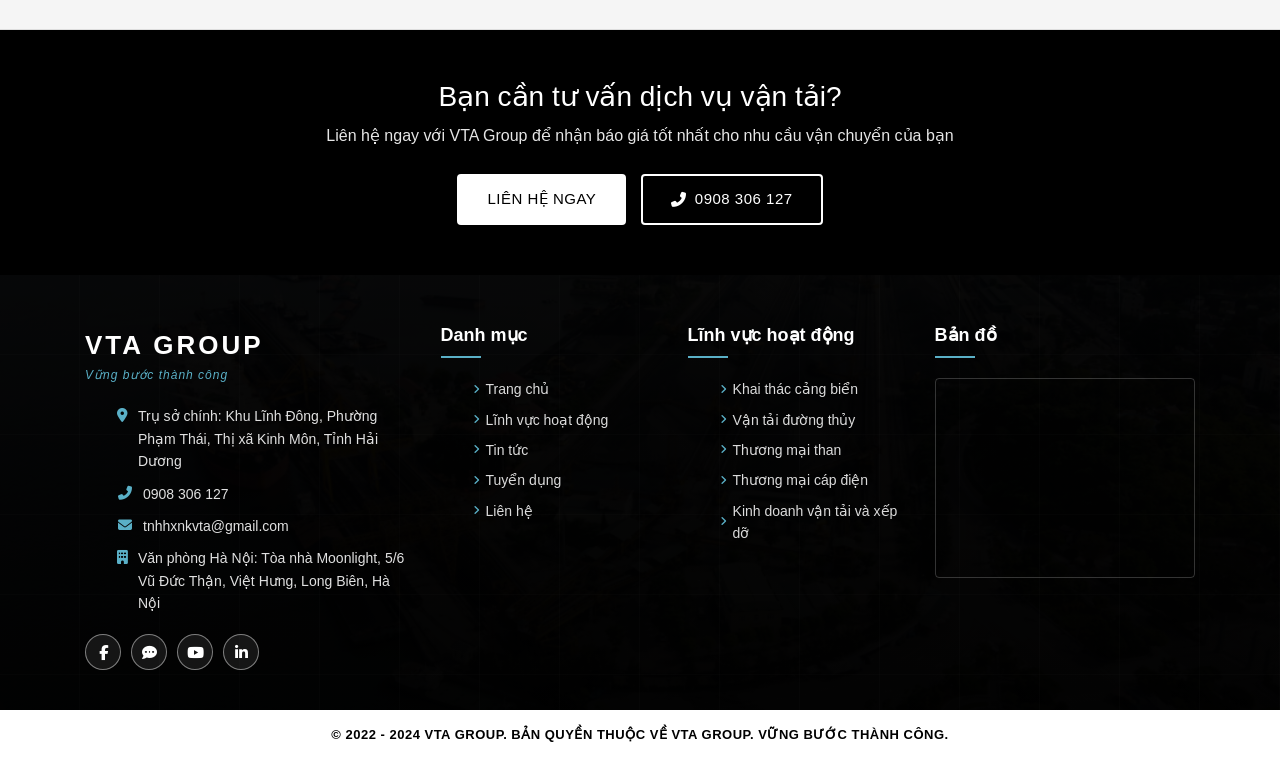
<file: dich-vu.html>
<!DOCTYPE html>
<html lang="vi">
<head>
    <meta charset="UTF-8">
    <meta name="viewport" content="width=device-width, initial-scale=1.0">
    <meta name="description" content="Lĩnh vực hoạt động của VTA Group: khai thác cảng biển, vận tải đường thủy, thương mại than, cáp điện, vận tải và xếp dỡ.">
    <meta name="keywords" content="VTA Group, lĩnh vực hoạt động, khai thác cảng biển, vận tải đường thủy, thương mại than, cáp điện">
    <meta name="author" content="VTA Group">
    <meta name="robots" content="index, follow">
    <link rel="canonical" href="https://vtagroup.vn/dich-vu.html">

    <!-- Open Graph -->
    <meta property="og:title" content="Lĩnh vực hoạt động - VTA Group">
    <meta property="og:description" content="Lĩnh vực hoạt động của VTA Group: khai thác cảng biển, vận tải đường thủy, thương mại than, cáp điện, vận tải và xếp dỡ.">
    <meta property="og:type" content="website">
    <meta property="og:url" content="https://vtagroup.vn/dich-vu.html">
    <meta property="og:image" content="https://vtagroup.vn/images/banner/banner-1.jpg">
    <meta property="og:image:alt" content="Tàu vận tải của VTA Group trên đường thủy">
    <meta property="og:locale" content="vi_VN">
    <meta property="og:site_name" content="VTA Group">

    <!-- Twitter Card -->
    <meta name="twitter:card" content="summary_large_image">
    <meta name="twitter:title" content="Lĩnh vực hoạt động - VTA Group">
    <meta name="twitter:description" content="Lĩnh vực hoạt động của VTA Group: khai thác cảng biển, vận tải đường thủy, thương mại than, cáp điện, vận tải và xếp dỡ.">
    <meta name="twitter:image" content="https://vtagroup.vn/images/banner/banner-1.jpg">
    <meta name="twitter:image:alt" content="Tàu vận tải của VTA Group trên đường thủy">

    <title>Lĩnh vực hoạt động - VTA Group</title>
    <link rel="icon" href="images/logo/logo-vta.svg" type="image/svg+xml">

    <!-- Bootstrap 5 -->
    <link href="https://cdn.jsdelivr.net/npm/bootstrap@5.3.3/dist/css/bootstrap.min.css" rel="stylesheet">

    <!-- Font Awesome 6 -->
    <link href="https://cdn.jsdelivr.net/npm/@fortawesome/fontawesome-free@6.5.1/css/all.min.css" rel="stylesheet">

    <!-- Swiper.js -->
    <link href="https://cdn.jsdelivr.net/npm/swiper@11/swiper-bundle.min.css" rel="stylesheet">

    <!-- AOS Animation -->
    <link href="https://cdn.jsdelivr.net/npm/aos@2.3.4/dist/aos.css" rel="stylesheet">

    <!-- Custom CSS -->
    <link href="css/style.css?v=20260731-nav" rel="stylesheet">
    <link href="css/responsive.css?v=20260731-nav" rel="stylesheet">
    <link href="css/animations.css" rel="stylesheet">
    <link href="css/tech-backgrounds.css?v=20260731-nav" rel="stylesheet">

    <style>
        .page-banner {
            background: linear-gradient(135deg, var(--color-primary) 0%, var(--color-accent-darker) 100%);
            padding: 60px 0 40px;
            color: var(--color-white);
        }
        .page-banner h1 {
            font-family: var(--font-secondary);
            font-size: 36px;
            font-weight: 700;
            margin-bottom: 10px;
        }
        .breadcrumb-nav {
            background-color: var(--color-light);
            padding: 12px 0;
            border-bottom: 1px solid var(--color-border);
        }
        .breadcrumb-nav ul {
            display: flex;
            align-items: center;
            gap: 8px;
            font-size: 14px;
        }
        .breadcrumb-nav ul li a {
            color: var(--color-accent);
        }
        .breadcrumb-nav ul li a:hover {
            color: var(--color-primary);
        }
        .breadcrumb-nav ul li::after {
            content: '\f105';
            font-family: 'Font Awesome 6 Free';
            font-weight: 900;
            font-size: 11px;
            margin-left: 8px;
            color: var(--color-text);
        }
        .breadcrumb-nav ul li:last-child::after {
            display: none;
        }
        .breadcrumb-nav ul li:last-child {
            color: var(--color-text);
        }
        /* Service Detail Block */
        .service-block {
            padding: 60px 0;
            border-bottom: 1px solid var(--color-border);
        }
        .service-block:last-child {
            border-bottom: none;
        }
        .service-block:nth-child(even) {
            background-color: var(--color-light);
        }
        .service-block__inner {
            display: grid;
            grid-template-columns: 1fr 1fr;
            gap: 50px;
            align-items: center;
        }
        .service-block:nth-child(even) .service-block__inner {
            direction: rtl;
        }
        .service-block:nth-child(even) .service-block__content,
        .service-block:nth-child(even) .service-block__image {
            direction: ltr;
        }
        .service-block__icon {
            width: 70px;
            height: 70px;
            display: flex;
            align-items: center;
            justify-content: center;
            background-color: rgba(0, 0, 0, 0.08);
            border-radius: 50%;
            color: var(--color-accent);
            font-size: 28px;
            margin-bottom: 20px;
        }
        .service-block__content h2 {
            font-family: var(--font-secondary);
            font-size: 28px;
            font-weight: 700;
            color: var(--color-primary);
            margin-bottom: 15px;
        }
        .service-block__content p {
            color: var(--color-text);
            line-height: 1.8;
            margin-bottom: 15px;
            font-size: 15px;
        }
        .service-block__content ul {
            margin-bottom: 20px;
        }
        .service-block__content ul li {
            color: var(--color-text);
            font-size: 14px;
            margin-bottom: 8px;
            padding-left: 20px;
            position: relative;
        }
        .service-block__content ul li::before {
            content: '\f00c';
            font-family: 'Font Awesome 6 Free';
            font-weight: 900;
            position: absolute;
            left: 0;
            color: var(--color-accent);
            font-size: 12px;
        }
        .service-block__image {
            border-radius: var(--radius-md);
            overflow: hidden;
            box-shadow: var(--shadow-md);
        }
        .service-block__image img {
            width: 100%;
            height: 350px;
            object-fit: cover;
            background: linear-gradient(135deg, var(--color-lighter), var(--color-text));
        }
        /* CTA bar */
        .service-cta {
            background: linear-gradient(135deg, var(--color-primary), var(--color-accent-darker));
            padding: 50px 0;
            text-align: center;
            color: var(--color-white);
        }
        .service-cta h2 {
            font-family: var(--font-secondary);
            font-size: 28px;
            margin-bottom: 10px;
        }
        .service-cta p {
            font-size: 16px;
            margin-bottom: 25px;
            opacity: 0.9;
        }
        @media (max-width: 768px) {
            .service-block__inner {
                grid-template-columns: 1fr;
            }
            .service-block:nth-child(even) .service-block__inner {
                direction: ltr;
            }
        }
    </style>
</head>
<body>

    <!-- ========== TOP BAR ========== -->
    <div class="top-bar">
        <div class="container">
            <div class="top-bar__inner">
                <div class="top-bar__welcome">
                    <span>Chào mừng đến với VTA Group</span>
                </div>
                <div class="top-bar__right">
                    <div class="top-bar__contact">
                        <a href="tel:+84908306127"><i class="fas fa-phone-alt"></i> 0908 306 127</a>
                        <a href="mailto:tnhhxnkvta@gmail.com"><i class="fas fa-envelope"></i> tnhhxnkvta@gmail.com</a>
                    </div>
                    <div class="top-bar__social">
                        <span aria-hidden="true"><i class="fab fa-facebook-f"></i></span>
                        <span aria-hidden="true"><i class="fas fa-comment-dots"></i></span>
                        <span aria-hidden="true"><i class="fab fa-youtube"></i></span>
                    </div>
                </div>
            </div>
        </div>
    </div>

    <!-- ========== HEADER ========== -->
    <header class="header" id="header">
        <div class="container">
            <div class="header__inner">
                <div class="header__logo">
                    <a href="index.html">
                        <div class="header__logo-text">
                            <span class="header__logo-name">VTA GROUP</span>
                            <span class="header__logo-slogan">Vững bước thành công</span>
                        </div>
                    </a>
                </div>
                <div class="header__info">
                    <div class="header__info-item">
                        <i class="fas fa-map-marker-alt"></i>
                        <div>
                            <strong>Trụ sở chính</strong>
                            <span>Khu Lĩnh Đông, Phường Phạm Thái, Thị xã Kinh Môn, Tỉnh Hải Dương</span>
                        </div>
                    </div>
                    <div class="header__info-item">
                        <i class="fas fa-clock"></i>
                        <div>
                            <strong>Giờ làm việc</strong>
                            <span>Thứ 2 - Thứ 7: 8:00 - 17:30</span>
                        </div>
                    </div>
                    <div class="header__info-item">
                        <i class="fas fa-phone-alt"></i>
                        <div>
                            <strong>Hotline</strong>
                            <span>0908 306 127</span>
                        </div>
                    </div>
                </div>
            </div>
        </div>
    </header>

    <!-- ========== NAVIGATION ========== -->
    <nav class="main-nav" id="mainNav">
        <div class="container">
            <div class="main-nav__inner">
                <a href="index.html" class="main-nav__brand" aria-label="VTA Group"><img src="images/logo/vta-logo-light-mode.png" alt="VTA Group"></a>
                <button class="main-nav__toggle" id="navToggle" aria-label="Mở menu" aria-controls="navMenu" aria-expanded="false">
                    <span></span>
                    <span></span>
                    <span></span>
                </button>
                <ul class="main-nav__menu" id="navMenu">
                    <li class="main-nav__item">
                        <a href="index.html">TRANG CHỦ</a>
                    </li>
                    <li class="main-nav__item main-nav__item--dropdown active">
                        <a href="dich-vu.html" aria-haspopup="true" aria-expanded="false">LĨNH VỰC HOẠT ĐỘNG <i class="fas fa-chevron-down"></i></a>
                        <ul class="main-nav__dropdown main-nav__mega">
                            <li class="main-nav__mega-col"><span class="main-nav__mega-title">Chuỗi vận hành</span><a href="dich-vu.html#khai-thac-cang-bien">Khai thác cảng biển</a><a href="dich-vu.html#van-tai-duong-thuy">Vận tải đường thủy</a></li>
                            <li class="main-nav__mega-col"><span class="main-nav__mega-title">Thương mại & hỗ trợ</span><a href="dich-vu.html#thuong-mai-than">Thương mại than</a><a href="dich-vu.html#thuong-mai-cap-dien">Thương mại cáp điện</a><a href="dich-vu.html#kinh-doanh-van-tai-xep-do">Vận tải và xếp dỡ</a></li>
                            <li class="main-nav__mega-col"><span class="main-nav__mega-title">Theo nhu cầu</span><a href="lien-he.html">Tư vấn tuyến vận chuyển</a><a href="lien-he.html">Yêu cầu báo giá</a><a href="doi-tau.html">Năng lực phương tiện</a></li>
                            <li class="main-nav__mega-card"><span>Giải pháp tích hợp</span><strong>Một đầu mối cho cảng biển, vận tải thủy và xếp dỡ</strong><a href="lien-he.html">Trao đổi nhu cầu <i class="fas fa-arrow-right"></i></a></li>
                        </ul>
                    </li>
                    <li class="main-nav__item main-nav__item--dropdown">
                        <a href="tin-tuc.html" aria-haspopup="true" aria-expanded="false">TIN TỨC <i class="fas fa-chevron-down"></i></a>
                        <ul class="main-nav__dropdown">
                            <li><a href="tin-tuc.html#tin-cong-ty">Tin công ty</a></li>
                            <li><a href="tin-tuc.html#tin-nganh">Tin ngành hàng hải</a></li>
                        </ul>
                    </li>
                    <li class="main-nav__item">
                        <a href="tuyen-dung.html">TUYỂN DỤNG</a>
                    </li>
                    <li class="main-nav__item">
                        <a href="lien-he.html">LIÊN HỆ</a>
                    </li>
                </ul>
                <div class="main-nav__search" data-nav-search>
                    <form action="tin-tuc.html" method="get" role="search">
                        <label class="visually-hidden" for="siteSearch">Tìm kiếm</label>
                        <input type="search" id="siteSearch" name="q" placeholder="Tìm kiếm..." autocomplete="off">
                        <button type="submit" aria-label="Mở tìm kiếm" aria-expanded="false">
                            <i class="fas fa-search" aria-hidden="true"></i>
                        </button>
                    </form>
                </div>
            </div>
        </div>
    </nav>

    <!-- ========== PAGE BANNER ========== -->
    <section class="page-banner">
        <div class="container">
            <h1>Lĩnh vực hoạt động</h1>
            <p>Các lĩnh vực dịch vụ và thương mại của VTA Group</p>
        </div>
    </section>

    <!-- ========== BREADCRUMB ========== -->
    <div class="breadcrumb-nav">
        <div class="container">
            <ul>
                <li><a href="index.html">Trang chủ</a></li>
                <li>Lĩnh vực hoạt động</li>
            </ul>
        </div>
    </div>

    <!-- ========== SERVICE 1: Khai thac cang bien ========== -->
    <section class="service-block" id="khai-thac-cang-bien">
        <div class="container">
            <div class="service-block__inner" data-aos="fade-up">
                <div class="service-block__content">
                    <div class="service-block__icon">
                        <i class="fas fa-anchor"></i>
                    </div>
                    <h2>Khai thác cảng biển</h2>
                    <p>VTA Group tham gia tổ chức các hoạt động khai thác, hỗ trợ vận hành và kết nối dịch vụ tại khu vực cảng biển.</p>
                    <p>Dịch vụ được triển khai theo nhu cầu thực tế của khách hàng, chú trọng phối hợp an toàn giữa các bên trong quá trình tiếp nhận và lưu thông hàng hóa.</p>
                    <ul>
                        <li>Hỗ trợ khai thác hàng hóa tại cảng</li>
                        <li>Phối hợp phương án giao nhận, lưu bãi</li>
                        <li>Kết nối dịch vụ vận tải sau cảng</li>
                        <li>Tư vấn giải pháp theo từng lô hàng</li>
                    </ul>
                    <a href="lien-he.html" class="btn btn--primary">Yêu cầu báo giá <i class="fas fa-arrow-right"></i></a>
                </div>
                <div class="service-block__image">
                    <img src="images/services/van-tai-duong-bien.jpg" alt="Khai thác cảng biển" loading="lazy">
                </div>
            </div>
        </div>
    </section>

    <!-- ========== SERVICE 3: Van tai duong thuy ========== -->
    <section class="service-block" id="van-tai-duong-thuy">
        <div class="container">
            <div class="service-block__inner" data-aos="fade-up">
                <div class="service-block__content">
                    <div class="service-block__icon">
                        <i class="fas fa-boxes-stacked"></i>
                    </div>
                    <h2>Vận tải đường thủy</h2>
                    <p>VTA Group tổ chức vận tải hàng hóa bằng đường thủy, phù hợp với các nhu cầu vận chuyển hàng rời, hàng công nghiệp và hàng hóa khối lượng lớn.</p>
                    <p>Hoạt động vận tải được phối hợp theo tuyến, kế hoạch giao nhận và yêu cầu an toàn của từng loại hàng.</p>
                    <ul>
                        <li>Vận chuyển hàng hóa bằng đường thủy</li>
                        <li>Phối hợp phương tiện và lịch trình vận tải</li>
                        <li>Hỗ trợ giao nhận đầu cuối theo thỏa thuận</li>
                        <li>Theo dõi và phối hợp trong quá trình vận chuyển</li>
                    </ul>
                    <a href="lien-he.html" class="btn btn--primary">Yêu cầu báo giá <i class="fas fa-arrow-right"></i></a>
                </div>
                <div class="service-block__image">
                    <img src="images/services/van-tai-duong-thuy.jpg" alt="Vận tải đường thủy" loading="lazy">
                </div>
            </div>
        </div>
    </section>

    <!-- ========== SERVICE 4: Thuong mai than ========== -->
    <section class="service-block" id="thuong-mai-than">
        <div class="container">
            <div class="service-block__inner" data-aos="fade-up">
                <div class="service-block__content">
                    <div class="service-block__icon">
                        <i class="fas fa-anchor"></i>
                    </div>
                    <h2>Thương mại than</h2>
                    <p>VTA Group tham gia hoạt động thương mại than, kết nối nguồn hàng và nhu cầu của khách hàng theo từng phương án hợp tác cụ thể.</p>
                    <p>Quá trình thực hiện chú trọng tính minh bạch về thông tin hàng hóa, phương thức giao nhận và điều kiện thương mại.</p>
                    <ul>
                        <li>Kết nối nhu cầu mua bán than</li>
                        <li>Phối hợp vận chuyển và giao nhận</li>
                        <li>Hỗ trợ trao đổi thông tin hàng hóa</li>
                        <li>Triển khai theo điều kiện thương mại đã thống nhất</li>
                    </ul>
                    <a href="lien-he.html" class="btn btn--primary">Yêu cầu báo giá <i class="fas fa-arrow-right"></i></a>
                </div>
                <div class="service-block__image">
                    <img src="images/services/cho-thue-tau.jpg" alt="Thương mại than" loading="lazy">
                </div>
            </div>
        </div>
    </section>

    <!-- ========== SERVICE 5: Thuong mai cap dien ========== -->
    <section class="service-block" id="thuong-mai-cap-dien">
        <div class="container">
            <div class="service-block__inner" data-aos="fade-up">
                <div class="service-block__content">
                    <div class="service-block__icon">
                        <i class="fas fa-bolt"></i>
                    </div>
                    <h2>Thương mại cáp điện</h2>
                    <p>VTA Group phát triển hoạt động thương mại cáp điện nhằm phục vụ nhu cầu vật tư của khách hàng và đối tác trong các dự án phù hợp.</p>
                    <p>Dịch vụ tập trung vào kết nối nguồn cung, tư vấn chủng loại và phối hợp giao nhận theo yêu cầu thực tế.</p>
                    <ul>
                        <li>Kết nối nguồn cung cáp điện</li>
                        <li>Hỗ trợ tư vấn chủng loại theo nhu cầu</li>
                        <li>Phối hợp giao nhận hàng hóa</li>
                        <li>Làm việc theo thỏa thuận thương mại cụ thể</li>
                    </ul>
                    <a href="lien-he.html" class="btn btn--primary">Yêu cầu báo giá <i class="fas fa-arrow-right"></i></a>
                </div>
                <div class="service-block__image">
                    <img src="images/services/van-tai-duong-bien.jpg" alt="Thương mại cáp điện" loading="lazy">
                </div>
            </div>
        </div>
    </section>

    <!-- ========== SERVICE 6: Kinh doanh van tai va xep do ========== -->
    <section class="service-block" id="kinh-doanh-van-tai-xep-do">
        <div class="container">
            <div class="service-block__inner" data-aos="fade-up">
                <div class="service-block__content">
                    <div class="service-block__icon">
                        <i class="fas fa-truck-ramp-box"></i>
                    </div>
                    <h2>Kinh doanh vận tải và xếp dỡ</h2>
                    <p>VTA Group tổ chức các hoạt động vận tải và xếp dỡ hàng hóa theo từng nhu cầu cụ thể, hỗ trợ khách hàng trong quá trình lưu thông và xử lý hàng.</p>
                    <p>Dịch vụ hướng đến sự phối hợp rõ ràng giữa vận chuyển, bốc xếp, giao nhận và các yêu cầu liên quan đến tiến độ.</p>
                    <ul>
                        <li>Tổ chức phương án vận tải hàng hóa</li>
                        <li>Phối hợp xếp dỡ tại điểm giao nhận</li>
                        <li>Hỗ trợ xử lý hàng rời, hàng công nghiệp</li>
                        <li>Kết nối các bên trong chuỗi vận hành</li>
                    </ul>
                    <a href="lien-he.html" class="btn btn--primary">Yêu cầu báo giá <i class="fas fa-arrow-right"></i></a>
                </div>
                <div class="service-block__image">
                    <img src="images/services/van-tai-duong-thuy.jpg" alt="Kinh doanh vận tải và xếp dỡ" loading="lazy">
                </div>
            </div>
        </div>
    </section>

    <!-- ========== CTA ========== -->
    <section class="service-cta">
        <div class="container" data-aos="fade-up">
            <h2>Bạn cần tư vấn dịch vụ vận tải?</h2>
            <p>Liên hệ ngay với VTA Group để nhận báo giá tốt nhất cho nhu cầu vận chuyển của bạn</p>
            <div style="display: flex; gap: 15px; justify-content: center; flex-wrap: wrap;">
                <a href="lien-he.html" class="btn btn--white">Liên hệ ngay</a>
                <a href="tel:+84908306127" class="btn btn--outline-white"><i class="fas fa-phone-alt"></i> 0908 306 127</a>
            </div>
        </div>
    </section>

    <!-- ========== FOOTER ========== -->
    <footer class="footer">
        <div class="container">
            <div class="footer__inner">
                <div class="footer__col footer__col--info">
                    <div class="footer__logo">
                        <span class="footer__logo-name">VTA GROUP</span>
                        <span class="footer__logo-slogan">Vững bước thành công</span>
                    </div>
                    <ul class="footer__contact">
                        <li>
                            <i class="fas fa-map-marker-alt"></i>
                            <span>Trụ sở chính: Khu Lĩnh Đông, Phường Phạm Thái, Thị xã Kinh Môn, Tỉnh Hải Dương</span>
                        </li>
                        <li>
                            <i class="fas fa-phone-alt"></i>
                            <span>0908 306 127</span>
                        </li>
                        <li>
                            <i class="fas fa-envelope"></i>
                            <span>tnhhxnkvta@gmail.com</span>
                        </li>
                        <li>
                            <i class="fas fa-building"></i>
                            <span>Văn phòng Hà Nội: Tòa nhà Moonlight, 5/6 Vũ Đức Thận, Việt Hưng, Long Biên, Hà Nội</span>
                        </li>
                    </ul>
                    <div class="footer__social">
                        <span aria-hidden="true"><i class="fab fa-facebook-f"></i></span>
                        <span aria-hidden="true"><i class="fas fa-comment-dots"></i></span>
                        <span aria-hidden="true"><i class="fab fa-youtube"></i></span>
                        <span aria-hidden="true"><i class="fab fa-linkedin-in"></i></span>
                    </div>
                </div>
                <div class="footer__col footer__col--links">
                    <h3 class="footer__title">Danh mục</h3>
                    <ul class="footer__menu">
                        <li><a href="index.html">Trang chủ</a></li>
                        <li><a href="dich-vu.html">Lĩnh vực hoạt động</a></li>
                        <li><a href="tin-tuc.html">Tin tức</a></li>
                        <li><a href="tuyen-dung.html">Tuyển dụng</a></li>
                        <li><a href="lien-he.html">Liên hệ</a></li>
                    </ul>
                </div>
                <div class="footer__col footer__col--services">
                    <h3 class="footer__title">Lĩnh vực hoạt động</h3>
                    <ul class="footer__menu">
                        <li><a href="dich-vu.html#khai-thac-cang-bien">Khai thác cảng biển</a></li>
                        <li><a href="dich-vu.html#van-tai-duong-thuy">Vận tải đường thủy</a></li>
                        <li><a href="dich-vu.html#thuong-mai-than">Thương mại than</a></li>
                        <li><a href="dich-vu.html#thuong-mai-cap-dien">Thương mại cáp điện</a></li>
                        <li><a href="dich-vu.html#kinh-doanh-van-tai-xep-do">Kinh doanh vận tải và xếp dỡ</a></li>
                    </ul>
                </div>
                <div class="footer__col footer__col--map">
                    <h3 class="footer__title">Bản đồ</h3>
                    <div class="footer__map">
                        <iframe
                            src="https://www.google.com/maps/embed?pb=!1m18!1m12!1m3!1d59587.97785448771!2d106.2841962!3d20.9373413!2m3!1f0!2f0!3f0!3m2!1i1024!2i768!4f13.1!3m3!1m2!1s0x31359b7e7d0c5f15%3A0x2b1e7f5c5b7f7c0a!2zSOG6o2kgRMawxqFuZw!5e0!3m2!1svi!2svn!4v1700000000000"
                            width="100%"
                            height="200"
                            style="border:0;"
                            allowfullscreen=""
                            loading="lazy"
                            referrerpolicy="no-referrer-when-downgrade"
                            title="Bản đồ VTA Group">
                        </iframe>
                    </div>
                </div>
            </div>
        </div>
        <div class="copyright">
            <div class="container">
                <p>&copy; 2022 - 2024 VTA Group. Bản quyền thuộc về VTA Group. Vững bước thành công.</p>
            </div>
        </div>
    </footer>

    <!-- ========== BACK TO TOP ========== -->
    <button class="back-to-top" id="backToTop" aria-label="Về đầu trang">
        <i class="fas fa-chevron-up"></i>
    </button>

    <!-- ========== SCRIPTS ========== -->
    <script src="https://cdn.jsdelivr.net/npm/bootstrap@5.3.3/dist/js/bootstrap.bundle.min.js"></script>
    <script src="https://cdn.jsdelivr.net/npm/swiper@11/swiper-bundle.min.js"></script>
    <script src="https://cdn.jsdelivr.net/npm/aos@2.3.4/dist/aos.js"></script>
    <script src="js/main.js"></script>
</body>
</html>
</file>
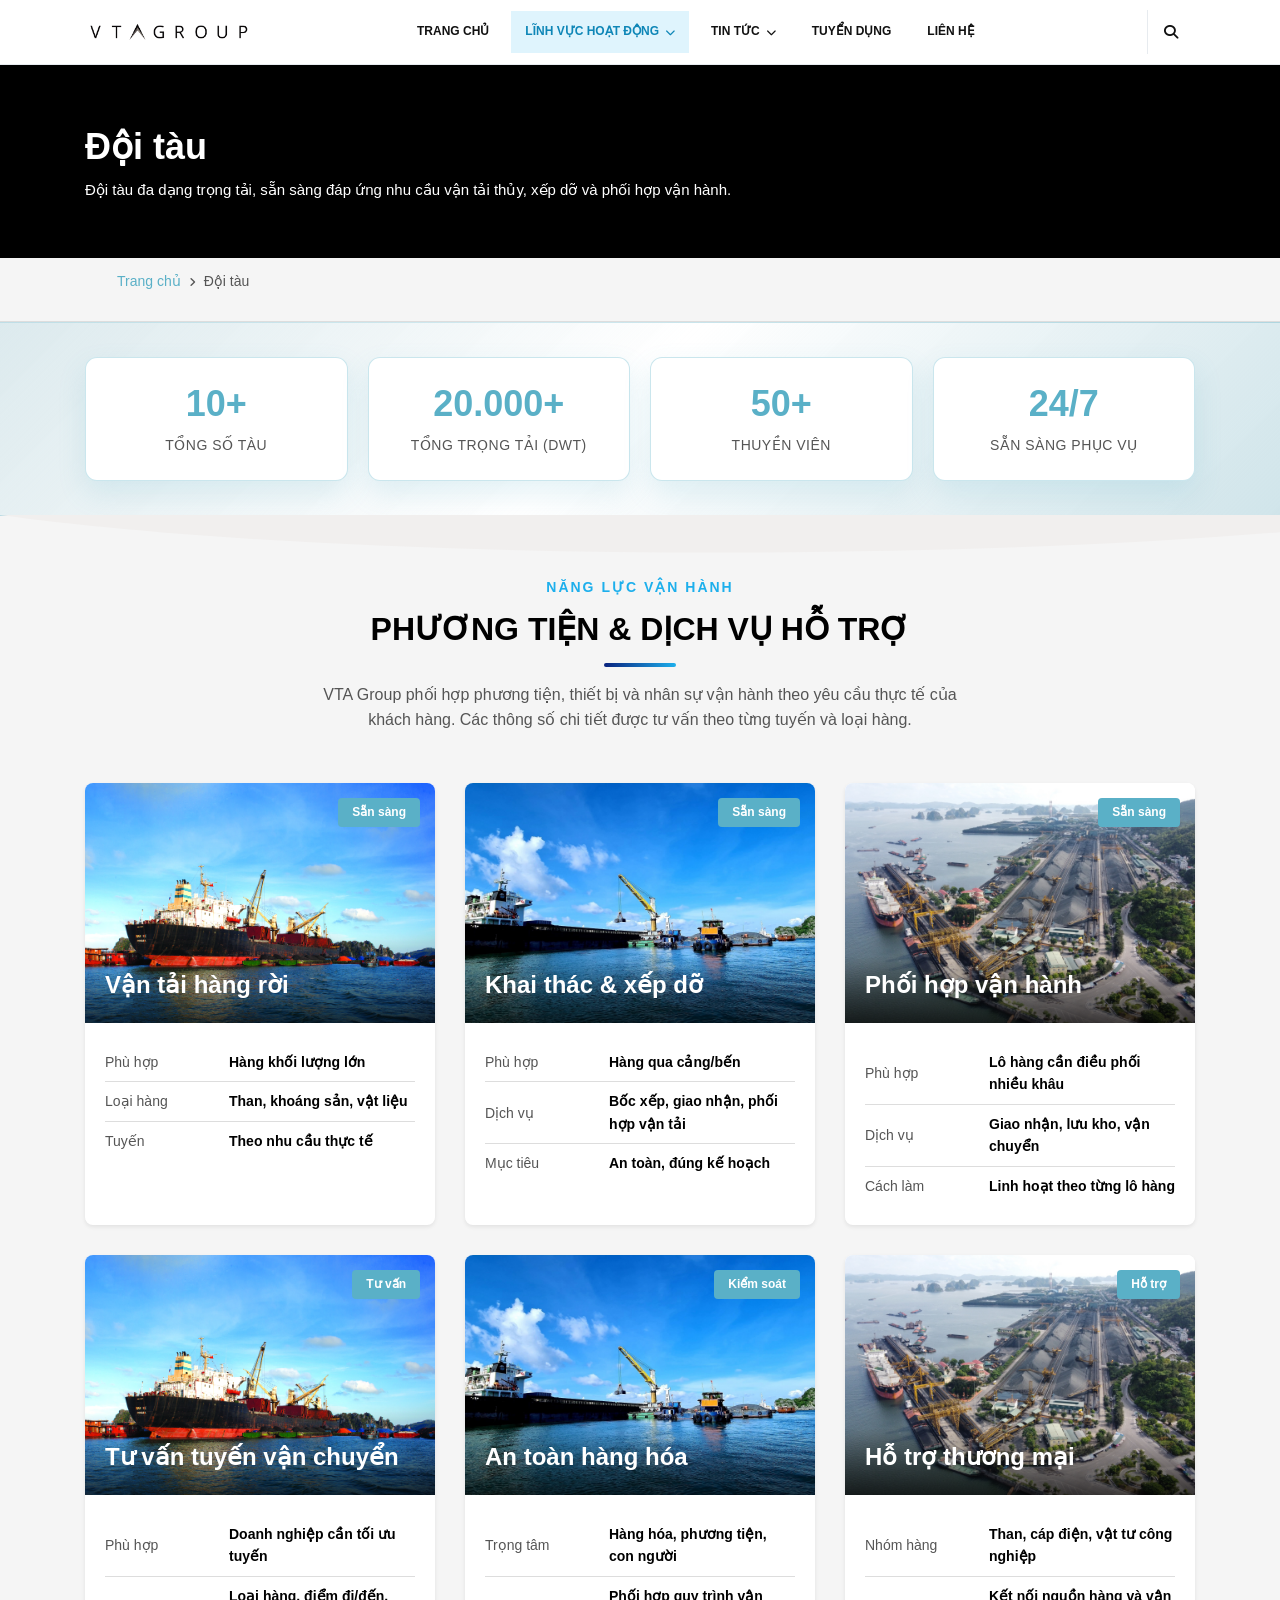
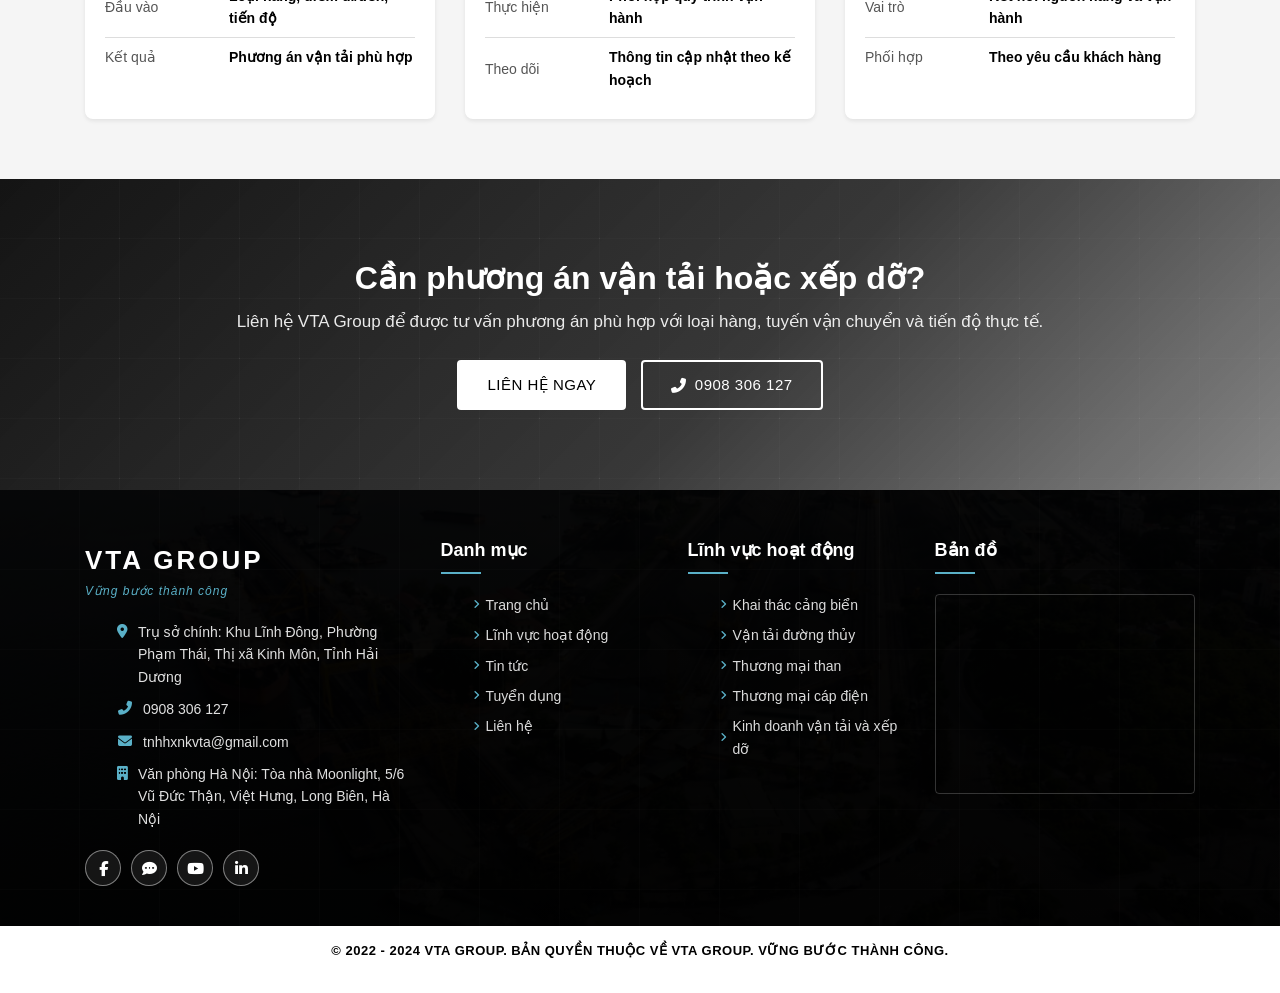
<file: doi-tau.html>
<!DOCTYPE html>
<html lang="vi">
<head>
    <meta charset="UTF-8">
    <meta name="viewport" content="width=device-width, initial-scale=1.0">
    <meta name="description" content="Phương tiện và năng lực vận hành của VTA Group - Tổ chức vận tải thủy, xếp dỡ và phối hợp vận hành theo nhu cầu từng loại hàng.">
    <meta name="keywords" content="VTA Group, phương tiện vận tải, năng lực vận hành, vận tải thủy, xếp dỡ, phối hợp vận hành">
    <meta name="author" content="VTA Group">
    <meta name="robots" content="index, follow">
    <link rel="canonical" href="https://vtagroup.vn/doi-tau.html">

    <!-- Open Graph -->
    <meta property="og:title" content="Phương tiện &amp; năng lực vận hành - VTA Group">
    <meta property="og:description" content="Phương tiện và năng lực vận hành của VTA Group - Tổ chức vận tải thủy, xếp dỡ và phối hợp vận hành theo nhu cầu từng loại hàng.">
    <meta property="og:type" content="website">
    <meta property="og:url" content="https://vtagroup.vn/doi-tau.html">
    <meta property="og:image" content="https://vtagroup.vn/images/banner/banner-1.jpg">
    <meta property="og:image:alt" content="Tàu vận tải của VTA Group trên đường thủy">
    <meta property="og:locale" content="vi_VN">
    <meta property="og:site_name" content="VTA Group">

    <!-- Twitter Card -->
    <meta name="twitter:card" content="summary_large_image">
    <meta name="twitter:title" content="Phương tiện &amp; năng lực vận hành - VTA Group">
    <meta name="twitter:description" content="Phương tiện và năng lực vận hành của VTA Group - Tổ chức vận tải thủy, xếp dỡ và phối hợp vận hành theo nhu cầu từng loại hàng.">
    <meta name="twitter:image" content="https://vtagroup.vn/images/banner/banner-1.jpg">
    <meta name="twitter:image:alt" content="Tàu vận tải của VTA Group trên đường thủy">

    <title>Phương tiện & năng lực vận hành - VTA Group</title>
    <link rel="icon" href="images/logo/logo-vta.svg" type="image/svg+xml">

    <!-- Bootstrap 5 -->
    <link href="https://cdn.jsdelivr.net/npm/bootstrap@5.3.3/dist/css/bootstrap.min.css" rel="stylesheet">

    <!-- Font Awesome 6 -->
    <link href="https://cdn.jsdelivr.net/npm/@fortawesome/fontawesome-free@6.5.1/css/all.min.css" rel="stylesheet">

    <!-- Swiper.js -->
    <link href="https://cdn.jsdelivr.net/npm/swiper@11/swiper-bundle.min.css" rel="stylesheet">

    <!-- AOS Animation -->
    <link href="https://cdn.jsdelivr.net/npm/aos@2.3.4/dist/aos.css" rel="stylesheet">

    <!-- Custom CSS -->
    <link href="css/style.css?v=20260731-nav" rel="stylesheet">
    <link href="css/responsive.css?v=20260731-nav" rel="stylesheet">
    <link href="css/animations.css" rel="stylesheet">
    <link href="css/tech-backgrounds.css?v=20260731-nav" rel="stylesheet">

    <style>
        .page-banner {
            background: linear-gradient(135deg, var(--color-primary) 0%, var(--color-accent-darker) 100%);
            padding: 60px 0 40px;
            color: var(--color-white);
        }
        .page-banner h1 {
            font-family: var(--font-secondary);
            font-size: 36px;
            font-weight: 700;
            margin-bottom: 10px;
        }
        .breadcrumb-nav {
            background-color: var(--color-light);
            padding: 12px 0;
            border-bottom: 1px solid var(--color-border);
        }
        .breadcrumb-nav ul {
            display: flex;
            align-items: center;
            gap: 8px;
            font-size: 14px;
        }
        .breadcrumb-nav ul li a {
            color: var(--color-accent);
        }
        .breadcrumb-nav ul li a:hover {
            color: var(--color-primary);
        }
        .breadcrumb-nav ul li::after {
            content: '\f105';
            font-family: 'Font Awesome 6 Free';
            font-weight: 900;
            font-size: 11px;
            margin-left: 8px;
            color: var(--color-text);
        }
        .breadcrumb-nav ul li:last-child::after {
            display: none;
        }
        .breadcrumb-nav ul li:last-child {
            color: var(--color-text);
        }
        /* Fleet stats */
        .fleet-stats {
            background: linear-gradient(135deg, rgba(90, 176, 199, 0.16) 0%, var(--color-white) 48%, rgba(90, 176, 199, 0.24) 100%);
            padding: 34px 0;
            border-top: 1px solid rgba(90, 176, 199, 0.28);
            border-bottom: 1px solid rgba(90, 176, 199, 0.28);
        }
        .fleet-stats__inner {
            display: grid;
            grid-template-columns: repeat(4, 1fr);
            gap: 20px;
            text-align: center;
            color: var(--color-dark);
        }
        .fleet-stats__item {
            padding: 24px 18px;
            background: var(--color-white);
            border: 1px solid rgba(90, 176, 199, 0.32);
            border-radius: var(--radius-lg);
            box-shadow: 0 12px 28px rgba(90, 176, 199, 0.16);
            transition: var(--transition);
        }
        .fleet-stats__item:hover {
            transform: translateY(-4px);
            box-shadow: 0 16px 34px rgba(90, 176, 199, 0.24);
        }
        .fleet-stats__item h3 {
            font-family: var(--font-secondary);
            font-size: 36px;
            font-weight: 700;
            color: var(--color-accent);
        }
        .fleet-stats__item p {
            font-size: 14px;
            color: var(--color-text);
            text-transform: uppercase;
            letter-spacing: 0.5px;
            margin-bottom: 0;
        }
        .fleet-stats__item h3 {
            min-height: 44px;
        }
        /* Fleet page grid */
        .fleet-page__grid {
            display: grid;
            grid-template-columns: repeat(3, 1fr);
            gap: 30px;
        }
        .fleet-page__card {
            background-color: var(--color-white);
            border-radius: var(--radius-md);
            overflow: hidden;
            box-shadow: var(--shadow-sm);
            transition: var(--transition);
        }
        .fleet-page__card:hover {
            transform: translateY(-5px);
            box-shadow: var(--shadow-lg);
        }
        .fleet-page__image {
            position: relative;
            height: 240px;
            overflow: hidden;
        }
        .fleet-page__image img {
            width: 100%;
            height: 100%;
            object-fit: cover;
            transition: var(--transition);
            background: linear-gradient(135deg, var(--color-lighter), var(--color-text));
        }
        .fleet-page__card:hover .fleet-page__image img {
            transform: scale(1.05);
        }
        .fleet-page__status {
            position: absolute;
            top: 15px;
            right: 15px;
            padding: 5px 14px;
            font-size: 12px;
            font-weight: 600;
            border-radius: var(--radius-sm);
            color: var(--color-white);
        }
        .fleet-page__status--active {
            background-color: var(--color-accent);
        }
        .fleet-page__name {
            position: absolute;
            bottom: 0;
            left: 0;
            right: 0;
            padding: 15px 20px;
            background: linear-gradient(transparent, rgba(0,0,0,0.7));
            color: var(--color-white);
        }
        .fleet-page__name h3 {
            font-family: var(--font-secondary);
            font-size: 24px;
            font-weight: 700;
        }
        .fleet-page__details {
            padding: 20px;
        }
        .fleet-page__details table {
            width: 100%;
        }
        .fleet-page__details table td {
            padding: 8px 0;
            font-size: 14px;
            border-bottom: 1px solid var(--color-border);
        }
        .fleet-page__details table tr:last-child td {
            border-bottom: none;
        }
        .fleet-page__details table td:first-child {
            color: var(--color-text);
            font-weight: 500;
            width: 40%;
        }
        .fleet-page__details table td:last-child {
            color: var(--color-dark);
            font-weight: 600;
        }
        @media (max-width: 992px) {
            .fleet-page__grid {
                grid-template-columns: repeat(2, 1fr);
            }
            .fleet-stats__inner {
                grid-template-columns: repeat(2, 1fr);
            }
        }
        @media (max-width: 576px) {
            .fleet-page__grid {
                grid-template-columns: 1fr;
            }
        }
    </style>
</head>
<body>

    <!-- ========== TOP BAR ========== -->
    <div class="top-bar">
        <div class="container">
            <div class="top-bar__inner">
                <div class="top-bar__welcome">
                    <span>Chào mừng đến với VTA Group</span>
                </div>
                <div class="top-bar__right">
                    <div class="top-bar__contact">
                        <a href="tel:+84908306127"><i class="fas fa-phone-alt"></i> 0908 306 127</a>
                        <a href="mailto:tnhhxnkvta@gmail.com"><i class="fas fa-envelope"></i> tnhhxnkvta@gmail.com</a>
                    </div>
                    <div class="top-bar__social">
                        <span aria-hidden="true"><i class="fab fa-facebook-f"></i></span>
                        <span aria-hidden="true"><i class="fas fa-comment-dots"></i></span>
                        <span aria-hidden="true"><i class="fab fa-youtube"></i></span>
                    </div>
                </div>
            </div>
        </div>
    </div>

    <!-- ========== HEADER ========== -->
    <header class="header" id="header">
        <div class="container">
            <div class="header__inner">
                <div class="header__logo">
                    <a href="index.html">
                        <div class="header__logo-text">
                            <span class="header__logo-name">VTA GROUP</span>
                            <span class="header__logo-slogan">Vững bước thành công</span>
                        </div>
                    </a>
                </div>
                <div class="header__info">
                    <div class="header__info-item">
                        <i class="fas fa-map-marker-alt"></i>
                        <div>
                            <strong>Trụ sở chính</strong>
                            <span>Khu Lĩnh Đông, Phường Phạm Thái, Thị xã Kinh Môn, Tỉnh Hải Dương</span>
                        </div>
                    </div>
                    <div class="header__info-item">
                        <i class="fas fa-clock"></i>
                        <div>
                            <strong>Giờ làm việc</strong>
                            <span>Thứ 2 - Thứ 7: 8:00 - 17:30</span>
                        </div>
                    </div>
                    <div class="header__info-item">
                        <i class="fas fa-phone-alt"></i>
                        <div>
                            <strong>Hotline</strong>
                            <span>0908 306 127</span>
                        </div>
                    </div>
                </div>
            </div>
        </div>
    </header>

    <!-- ========== NAVIGATION ========== -->
    <nav class="main-nav" id="mainNav">
        <div class="container">
            <div class="main-nav__inner">
                <a href="index.html" class="main-nav__brand" aria-label="VTA Group"><img src="images/logo/vta-logo-light-mode.png" alt="VTA Group"></a>
                <button class="main-nav__toggle" id="navToggle" aria-label="Mở menu" aria-controls="navMenu" aria-expanded="false">
                    <span></span>
                    <span></span>
                    <span></span>
                </button>
                <ul class="main-nav__menu" id="navMenu">
                    <li class="main-nav__item">
                        <a href="index.html">TRANG CHỦ</a>
                    </li>
                    <li class="main-nav__item main-nav__item--dropdown active">
                        <a href="dich-vu.html" aria-haspopup="true" aria-expanded="false">LĨNH VỰC HOẠT ĐỘNG <i class="fas fa-chevron-down"></i></a>
                        <ul class="main-nav__dropdown main-nav__mega">
                            <li class="main-nav__mega-col"><span class="main-nav__mega-title">Chuỗi vận hành</span><a href="dich-vu.html#khai-thac-cang-bien">Khai thác cảng biển</a><a href="dich-vu.html#van-tai-duong-thuy">Vận tải đường thủy</a></li>
                            <li class="main-nav__mega-col"><span class="main-nav__mega-title">Thương mại & hỗ trợ</span><a href="dich-vu.html#thuong-mai-than">Thương mại than</a><a href="dich-vu.html#thuong-mai-cap-dien">Thương mại cáp điện</a><a href="dich-vu.html#kinh-doanh-van-tai-xep-do">Vận tải và xếp dỡ</a></li>
                            <li class="main-nav__mega-col"><span class="main-nav__mega-title">Theo nhu cầu</span><a href="lien-he.html">Tư vấn tuyến vận chuyển</a><a href="lien-he.html">Yêu cầu báo giá</a><a href="doi-tau.html">Năng lực phương tiện</a></li>
                            <li class="main-nav__mega-card"><span>Giải pháp tích hợp</span><strong>Một đầu mối cho cảng biển, vận tải thủy và xếp dỡ</strong><a href="lien-he.html">Trao đổi nhu cầu <i class="fas fa-arrow-right"></i></a></li>
                        </ul>
                    </li>
                    <li class="main-nav__item main-nav__item--dropdown">
                        <a href="tin-tuc.html" aria-haspopup="true" aria-expanded="false">TIN TỨC <i class="fas fa-chevron-down"></i></a>
                        <ul class="main-nav__dropdown">
                            <li><a href="tin-tuc.html#tin-cong-ty">Tin công ty</a></li>
                            <li><a href="tin-tuc.html#tin-nganh">Tin ngành hàng hải</a></li>
                        </ul>
                    </li>
                    <li class="main-nav__item">
                        <a href="tuyen-dung.html">TUYỂN DỤNG</a>
                    </li>
                    <li class="main-nav__item">
                        <a href="lien-he.html">LIÊN HỆ</a>
                    </li>
                </ul>
                <div class="main-nav__search" data-nav-search>
                    <form action="tin-tuc.html" method="get" role="search">
                        <label class="visually-hidden" for="siteSearch">Tìm kiếm</label>
                        <input type="search" id="siteSearch" name="q" placeholder="Tìm kiếm..." autocomplete="off">
                        <button type="submit" aria-label="Mở tìm kiếm" aria-expanded="false">
                            <i class="fas fa-search" aria-hidden="true"></i>
                        </button>
                    </form>
                </div>
            </div>
        </div>
    </nav>

    <!-- ========== PAGE BANNER ========== -->
    <section class="page-banner">
        <div class="container">
            <h1>Đội tàu</h1>
            <p>Đội tàu đa dạng trọng tải, sẵn sàng đáp ứng nhu cầu vận tải thủy, xếp dỡ và phối hợp vận hành.</p>
        </div>
    </section>

    <!-- ========== BREADCRUMB ========== -->
    <div class="breadcrumb-nav">
        <div class="container">
            <ul>
                <li><a href="index.html">Trang chủ</a></li>
                <li>Đội tàu</li>
            </ul>
        </div>
    </div>

    <!-- ========== FLEET STATS ========== -->
    <section class="fleet-stats">
        <div class="container">
            <div class="fleet-stats__inner">
                <div class="fleet-stats__item" data-aos="fade-up" data-aos-delay="100">
                    <h3>10+</h3>
                    <p>Tổng số tàu</p>
                </div>
                <div class="fleet-stats__item" data-aos="fade-up" data-aos-delay="200">
                    <h3>20.000+</h3>
                    <p>Tổng trọng tải (DWT)</p>
                </div>
                <div class="fleet-stats__item" data-aos="fade-up" data-aos-delay="300">
                    <h3>50+</h3>
                    <p>Thuyền viên</p>
                </div>
                <div class="fleet-stats__item" data-aos="fade-up" data-aos-delay="400">
                    <h3>24/7</h3>
                    <p>Sẵn sàng phục vụ</p>
                </div>
            </div>
        </div>
    </section>

    <!-- ========== FLEET GRID ========== -->
    <section class="section">
        <div class="container">
            <div class="section__header" data-aos="fade-up">
                <div class="section__label">Năng lực vận hành</div>
                <h2 class="section__title">Phương tiện & dịch vụ hỗ trợ</h2>
                <p class="section__desc">VTA Group phối hợp phương tiện, thiết bị và nhân sự vận hành theo yêu cầu thực tế của khách hàng. Các thông số chi tiết được tư vấn theo từng tuyến và loại hàng.</p>
            </div>

            <div class="fleet-page__grid">
                <!-- Capability 01 -->
                <div class="fleet-page__card" data-aos="fade-up" data-aos-delay="100">
                    <div class="fleet-page__image">
                        <img src="images/fleet/tau-1.jpg" alt="Vận tải hàng rời" loading="lazy">
                        <span class="fleet-page__status fleet-page__status--active">Sẵn sàng</span>
                        <div class="fleet-page__name">
                            <h3>Vận tải hàng rời</h3>
                        </div>
                    </div>
                    <div class="fleet-page__details">
                        <table>
                            <tr>
                                <td>Phù hợp</td>
                                <td>Hàng khối lượng lớn</td>
                            </tr>
                            <tr>
                                <td>Loại hàng</td>
                                <td>Than, khoáng sản, vật liệu</td>
                            </tr>
                            <tr>
                                <td>Tuyến</td>
                                <td>Theo nhu cầu thực tế</td>
                            </tr>
                        </table>
                    </div>
                </div>

                <!-- Capability 02 -->
                <div class="fleet-page__card" data-aos="fade-up" data-aos-delay="200">
                    <div class="fleet-page__image">
                        <img src="images/fleet/tau-2.jpg" alt="Khai thác và xếp dỡ hàng hóa" loading="lazy">
                        <span class="fleet-page__status fleet-page__status--active">Sẵn sàng</span>
                        <div class="fleet-page__name">
                            <h3>Khai thác & xếp dỡ</h3>
                        </div>
                    </div>
                    <div class="fleet-page__details">
                        <table>
                            <tr>
                                <td>Phù hợp</td>
                                <td>Hàng qua cảng/bến</td>
                            </tr>
                            <tr>
                                <td>Dịch vụ</td>
                                <td>Bốc xếp, giao nhận, phối hợp vận tải</td>
                            </tr>
                            <tr>
                                <td>Mục tiêu</td>
                                <td>An toàn, đúng kế hoạch</td>
                            </tr>
                        </table>
                    </div>
                </div>

                <!-- Capability 03 -->
                <div class="fleet-page__card" data-aos="fade-up" data-aos-delay="300">
                    <div class="fleet-page__image">
                        <img src="images/fleet/tau-3.jpg" alt="Hoạt động phối hợp vận tải" loading="lazy">
                        <span class="fleet-page__status fleet-page__status--active">Sẵn sàng</span>
                        <div class="fleet-page__name">
                            <h3>Phối hợp vận hành</h3>
                        </div>
                    </div>
                    <div class="fleet-page__details">
                        <table>
                            <tr>
                                <td>Phù hợp</td>
                                <td>Lô hàng cần điều phối nhiều khâu</td>
                            </tr>
                            <tr>
                                <td>Dịch vụ</td>
                                <td>Giao nhận, lưu kho, vận chuyển</td>
                            </tr>
                            <tr>
                                <td>Cách làm</td>
                                <td>Linh hoạt theo từng lô hàng</td>
                            </tr>
                        </table>
                    </div>
                </div>

                <!-- Capability 04 -->
                <div class="fleet-page__card" data-aos="fade-up" data-aos-delay="100">
                    <div class="fleet-page__image">
                        <img src="images/fleet/tau-1.jpg" alt="Tư vấn tuyến vận chuyển" loading="lazy">
                        <span class="fleet-page__status fleet-page__status--active">Tư vấn</span>
                        <div class="fleet-page__name">
                            <h3>Tư vấn tuyến vận chuyển</h3>
                        </div>
                    </div>
                    <div class="fleet-page__details">
                        <table>
                            <tr>
                                <td>Phù hợp</td>
                                <td>Doanh nghiệp cần tối ưu tuyến</td>
                            </tr>
                            <tr>
                                <td>Đầu vào</td>
                                <td>Loại hàng, điểm đi/đến, tiến độ</td>
                            </tr>
                            <tr>
                                <td>Kết quả</td>
                                <td>Phương án vận tải phù hợp</td>
                            </tr>
                        </table>
                    </div>
                </div>

                <!-- Capability 05 -->
                <div class="fleet-page__card" data-aos="fade-up" data-aos-delay="200">
                    <div class="fleet-page__image">
                        <img src="images/fleet/tau-2.jpg" alt="Kiểm soát an toàn hàng hóa" loading="lazy">
                        <span class="fleet-page__status fleet-page__status--active">Kiểm soát</span>
                        <div class="fleet-page__name">
                            <h3>An toàn hàng hóa</h3>
                        </div>
                    </div>
                    <div class="fleet-page__details">
                        <table>
                            <tr>
                                <td>Trọng tâm</td>
                                <td>Hàng hóa, phương tiện, con người</td>
                            </tr>
                            <tr>
                                <td>Thực hiện</td>
                                <td>Phối hợp quy trình vận hành</td>
                            </tr>
                            <tr>
                                <td>Theo dõi</td>
                                <td>Thông tin cập nhật theo kế hoạch</td>
                            </tr>
                        </table>
                    </div>
                </div>

                <!-- Capability 06 -->
                <div class="fleet-page__card" data-aos="fade-up" data-aos-delay="300">
                    <div class="fleet-page__image">
                        <img src="images/fleet/tau-3.jpg" alt="Hỗ trợ thương mại hàng hóa" loading="lazy">
                        <span class="fleet-page__status fleet-page__status--active">Hỗ trợ</span>
                        <div class="fleet-page__name">
                            <h3>Hỗ trợ thương mại</h3>
                        </div>
                    </div>
                    <div class="fleet-page__details">
                        <table>
                            <tr>
                                <td>Nhóm hàng</td>
                                <td>Than, cáp điện, vật tư công nghiệp</td>
                            </tr>
                            <tr>
                                <td>Vai trò</td>
                                <td>Kết nối nguồn hàng và vận hành</td>
                            </tr>
                            <tr>
                                <td>Phối hợp</td>
                                <td>Theo yêu cầu khách hàng</td>
                            </tr>
                        </table>
                    </div>
                </div>
            </div>
        </div>
    </section>

    <!-- ========== CTA ========== -->
    <section class="cta">
        <div class="cta__overlay"></div>
        <div class="container">
            <div class="cta__content" data-aos="fade-up">
                <h2>Cần phương án vận tải hoặc xếp dỡ?</h2>
                <p>Liên hệ VTA Group để được tư vấn phương án phù hợp với loại hàng, tuyến vận chuyển và tiến độ thực tế.</p>
                <div class="cta__buttons">
                    <a href="lien-he.html" class="btn btn--white">Liên hệ ngay</a>
                    <a href="tel:+84908306127" class="btn btn--outline-white"><i class="fas fa-phone-alt"></i> 0908 306 127</a>
                </div>
            </div>
        </div>
    </section>

    <!-- ========== FOOTER ========== -->
    <footer class="footer">
        <div class="container">
            <div class="footer__inner">
                <div class="footer__col footer__col--info">
                    <div class="footer__logo">
                        <span class="footer__logo-name">VTA GROUP</span>
                        <span class="footer__logo-slogan">Vững bước thành công</span>
                    </div>
                    <ul class="footer__contact">
                        <li>
                            <i class="fas fa-map-marker-alt"></i>
                            <span>Trụ sở chính: Khu Lĩnh Đông, Phường Phạm Thái, Thị xã Kinh Môn, Tỉnh Hải Dương</span>
                        </li>
                        <li>
                            <i class="fas fa-phone-alt"></i>
                            <span>0908 306 127</span>
                        </li>
                        <li>
                            <i class="fas fa-envelope"></i>
                            <span>tnhhxnkvta@gmail.com</span>
                        </li>
                        <li>
                            <i class="fas fa-building"></i>
                            <span>Văn phòng Hà Nội: Tòa nhà Moonlight, 5/6 Vũ Đức Thận, Việt Hưng, Long Biên, Hà Nội</span>
                        </li>
                    </ul>
                    <div class="footer__social">
                        <span aria-hidden="true"><i class="fab fa-facebook-f"></i></span>
                        <span aria-hidden="true"><i class="fas fa-comment-dots"></i></span>
                        <span aria-hidden="true"><i class="fab fa-youtube"></i></span>
                        <span aria-hidden="true"><i class="fab fa-linkedin-in"></i></span>
                    </div>
                </div>
                <div class="footer__col footer__col--links">
                    <h3 class="footer__title">Danh mục</h3>
                    <ul class="footer__menu">
                        <li><a href="index.html">Trang chủ</a></li>
                        <li><a href="dich-vu.html">Lĩnh vực hoạt động</a></li>
                        <li><a href="tin-tuc.html">Tin tức</a></li>
                        <li><a href="tuyen-dung.html">Tuyển dụng</a></li>
                        <li><a href="lien-he.html">Liên hệ</a></li>
                    </ul>
                </div>
                <div class="footer__col footer__col--services">
                    <h3 class="footer__title">Lĩnh vực hoạt động</h3>
                    <ul class="footer__menu">
                        <li><a href="dich-vu.html#khai-thac-cang-bien">Khai thác cảng biển</a></li>
                        <li><a href="dich-vu.html#van-tai-duong-thuy">Vận tải đường thủy</a></li>
                        <li><a href="dich-vu.html#thuong-mai-than">Thương mại than</a></li>
                        <li><a href="dich-vu.html#thuong-mai-cap-dien">Thương mại cáp điện</a></li>
                        <li><a href="dich-vu.html#kinh-doanh-van-tai-xep-do">Kinh doanh vận tải và xếp dỡ</a></li>
                    </ul>
                </div>
                <div class="footer__col footer__col--map">
                    <h3 class="footer__title">Bản đồ</h3>
                    <div class="footer__map">
                        <iframe
                            src="https://www.google.com/maps/embed?pb=!1m18!1m12!1m3!1d59587.97785448771!2d106.2841962!3d20.9373413!2m3!1f0!2f0!3f0!3m2!1i1024!2i768!4f13.1!3m3!1m2!1s0x31359b7e7d0c5f15%3A0x2b1e7f5c5b7f7c0a!2zSOG6o2kgRMawxqFuZw!5e0!3m2!1svi!2svn!4v1700000000000"
                            width="100%"
                            height="200"
                            style="border:0;"
                            allowfullscreen=""
                            loading="lazy"
                            referrerpolicy="no-referrer-when-downgrade"
                            title="Bản đồ VTA Group">
                        </iframe>
                    </div>
                </div>
            </div>
        </div>
        <div class="copyright">
            <div class="container">
                <p>&copy; 2022 - 2024 VTA Group. Bản quyền thuộc về VTA Group. Vững bước thành công.</p>
            </div>
        </div>
    </footer>

    <!-- ========== BACK TO TOP ========== -->
    <button class="back-to-top" id="backToTop" aria-label="Về đầu trang">
        <i class="fas fa-chevron-up"></i>
    </button>

    <!-- ========== SCRIPTS ========== -->
    <script src="https://cdn.jsdelivr.net/npm/bootstrap@5.3.3/dist/js/bootstrap.bundle.min.js"></script>
    <script src="https://cdn.jsdelivr.net/npm/swiper@11/swiper-bundle.min.js"></script>
    <script src="https://cdn.jsdelivr.net/npm/aos@2.3.4/dist/aos.js"></script>
    <script src="js/main.js"></script>
</body>
</html>
</file>
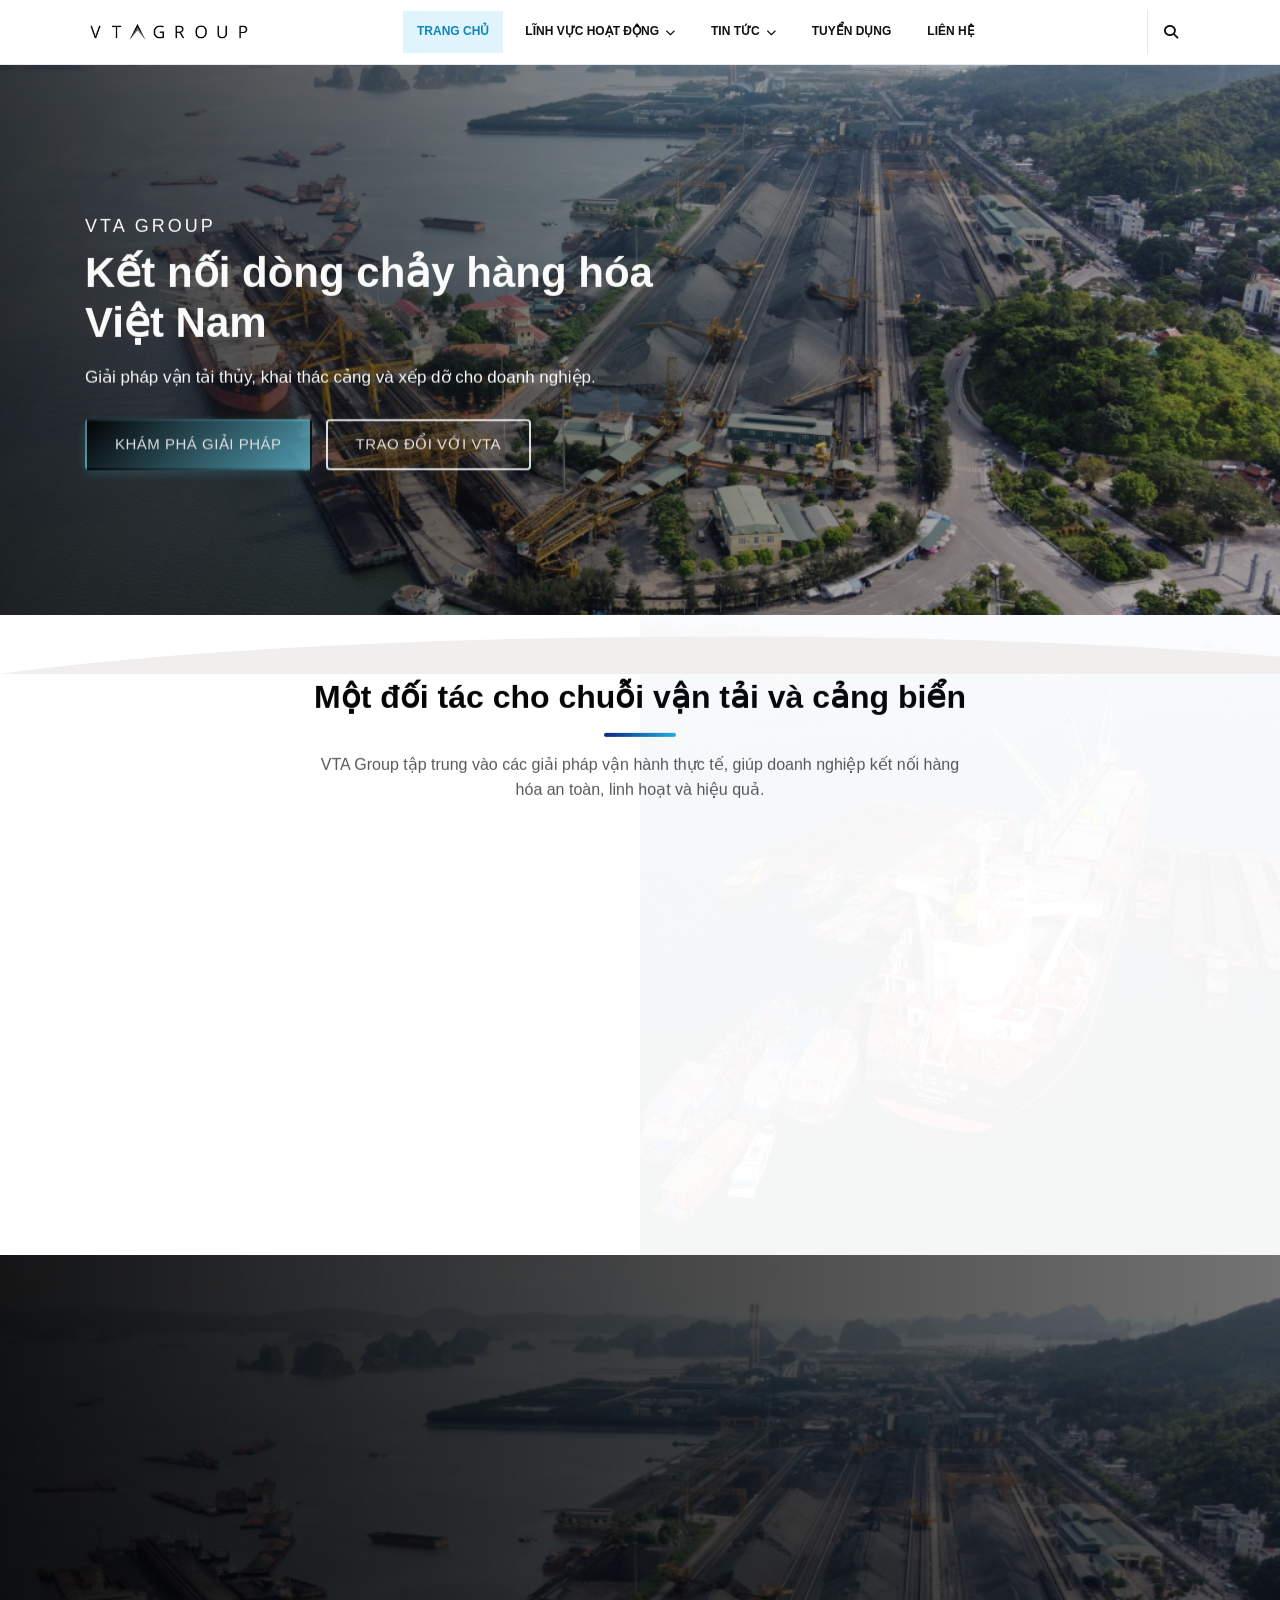
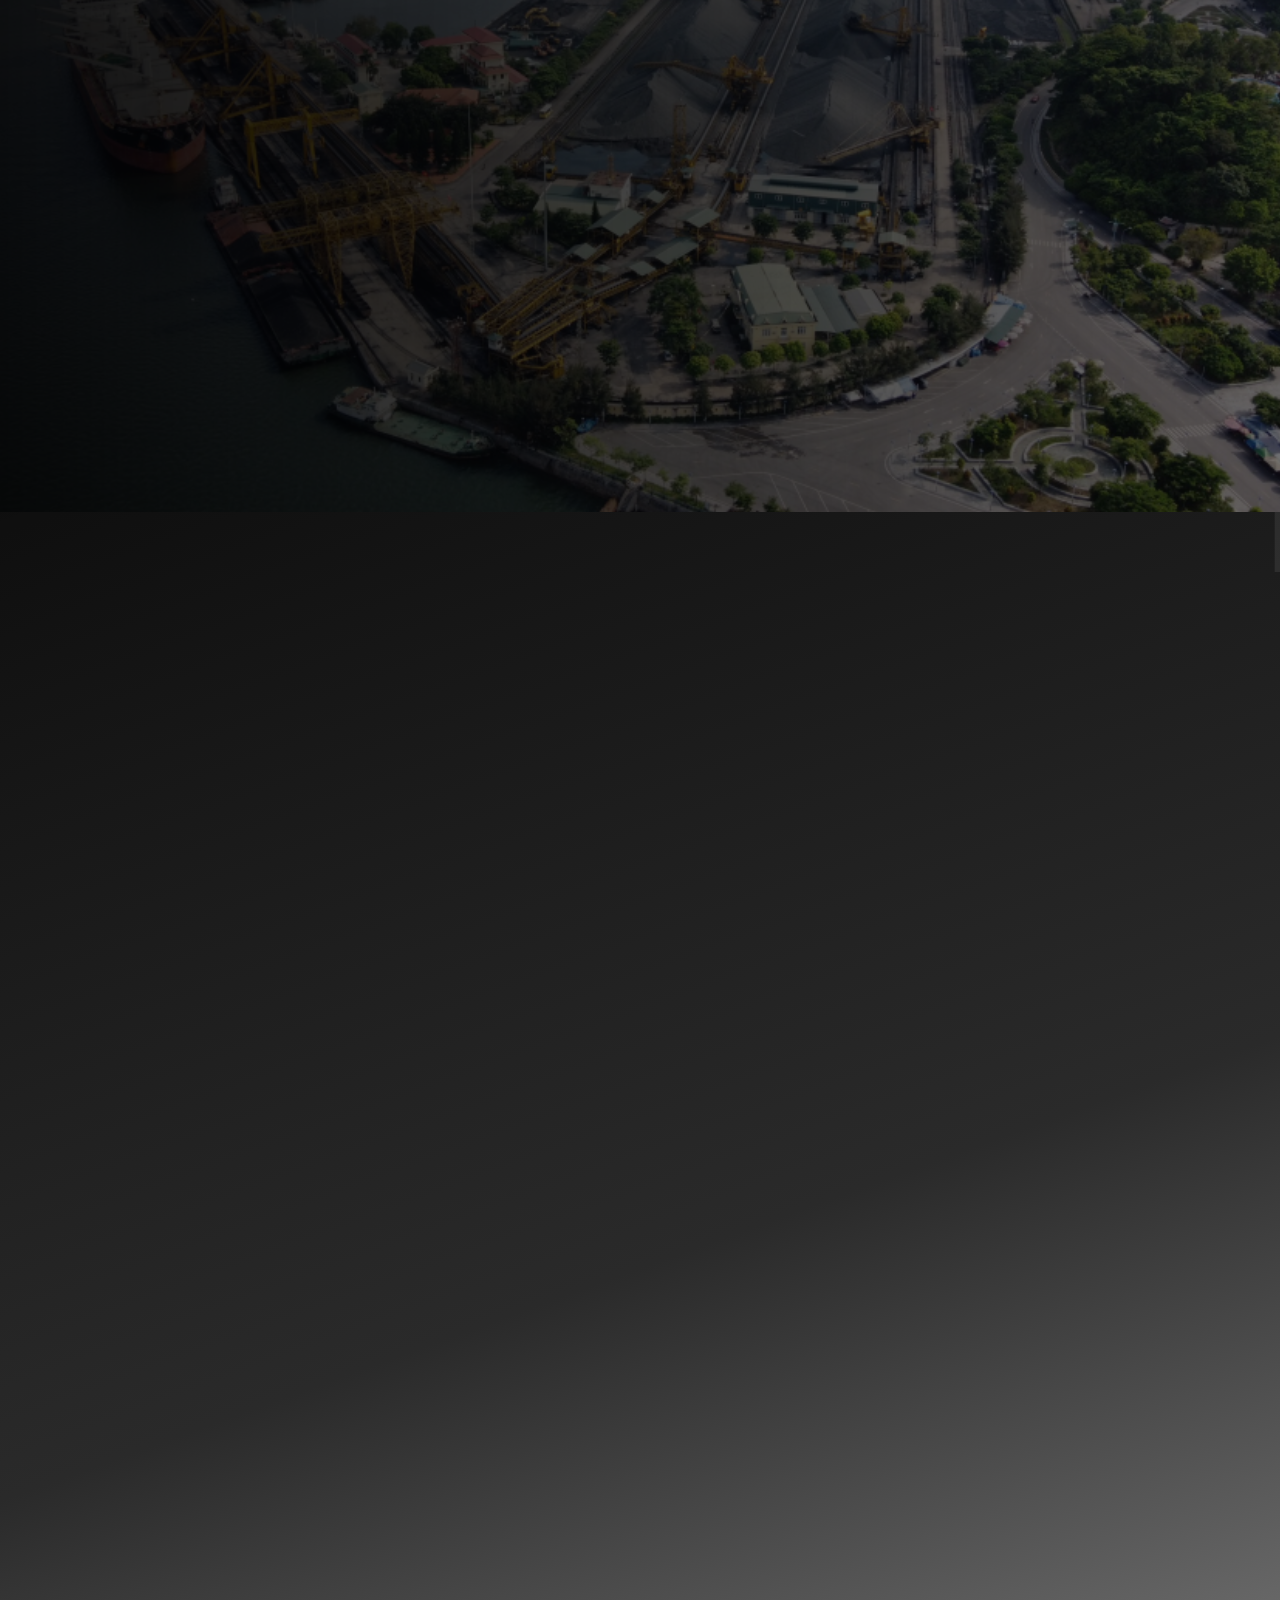
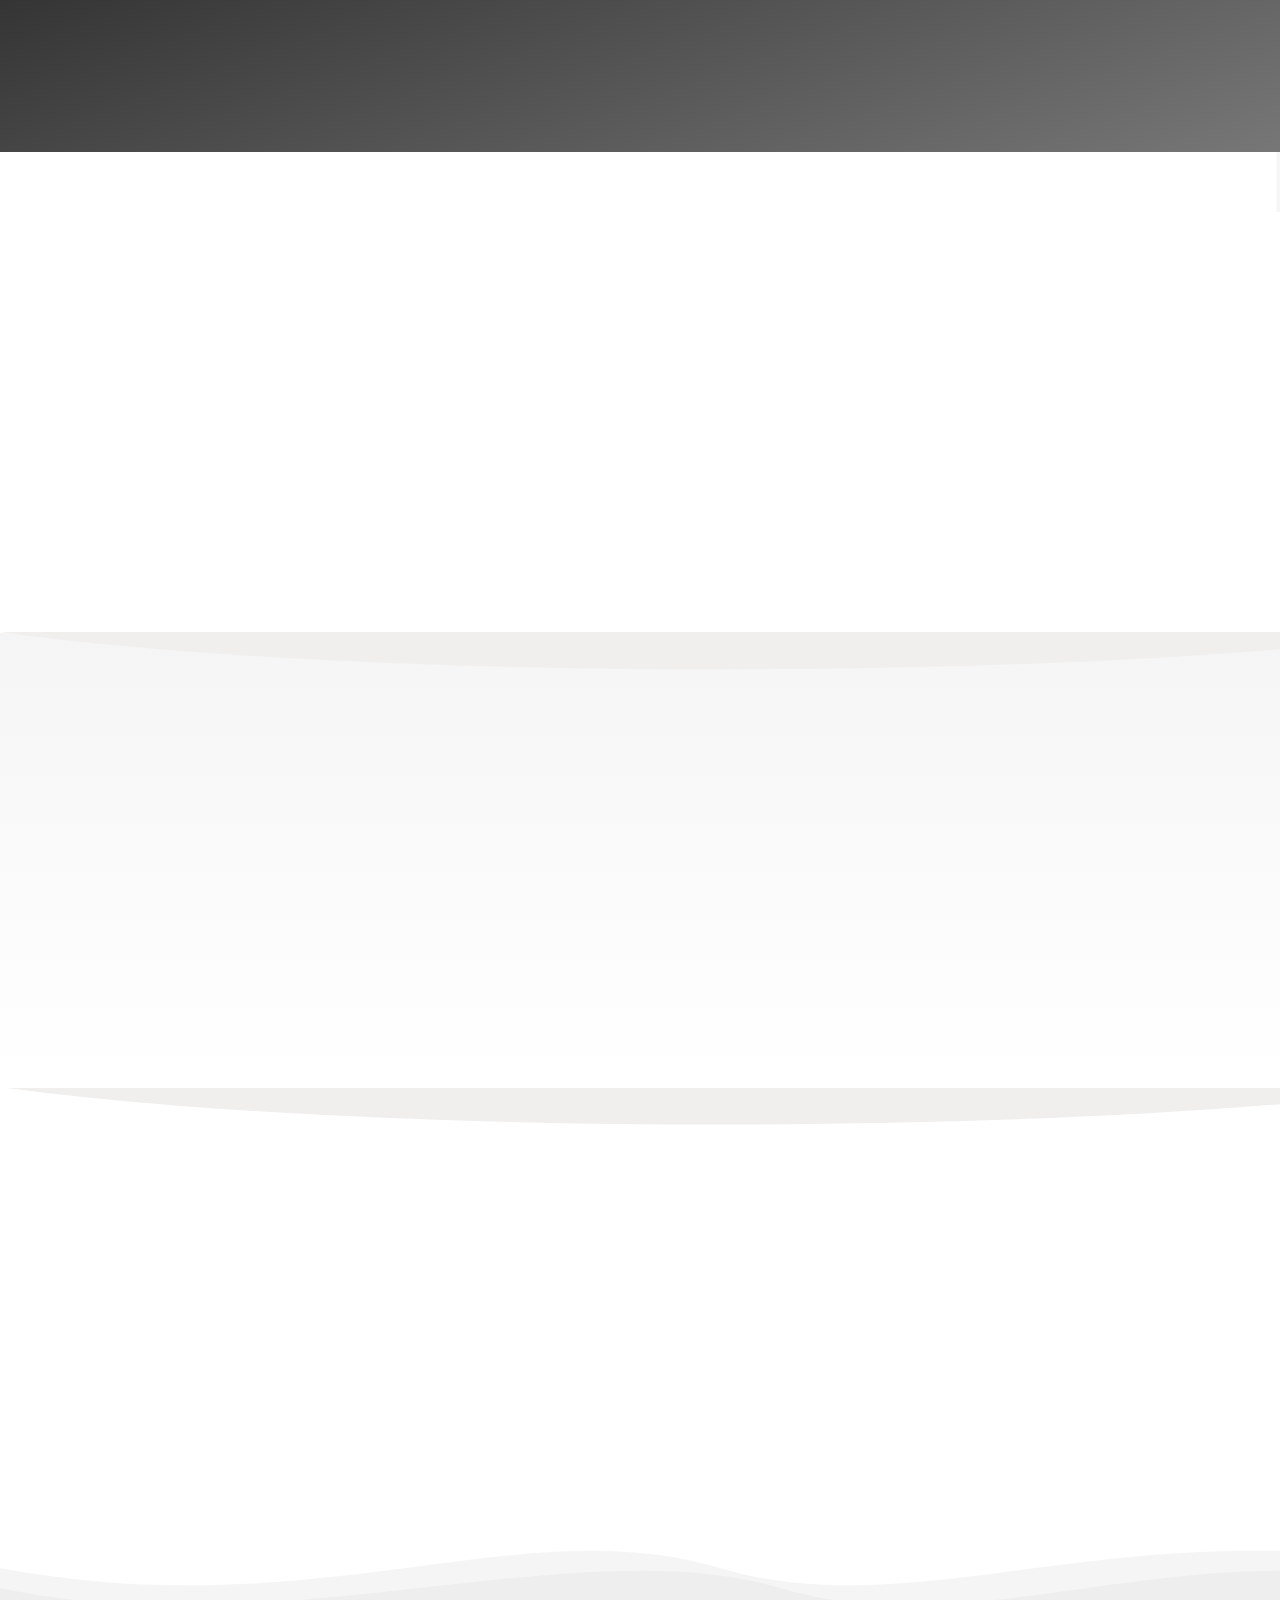
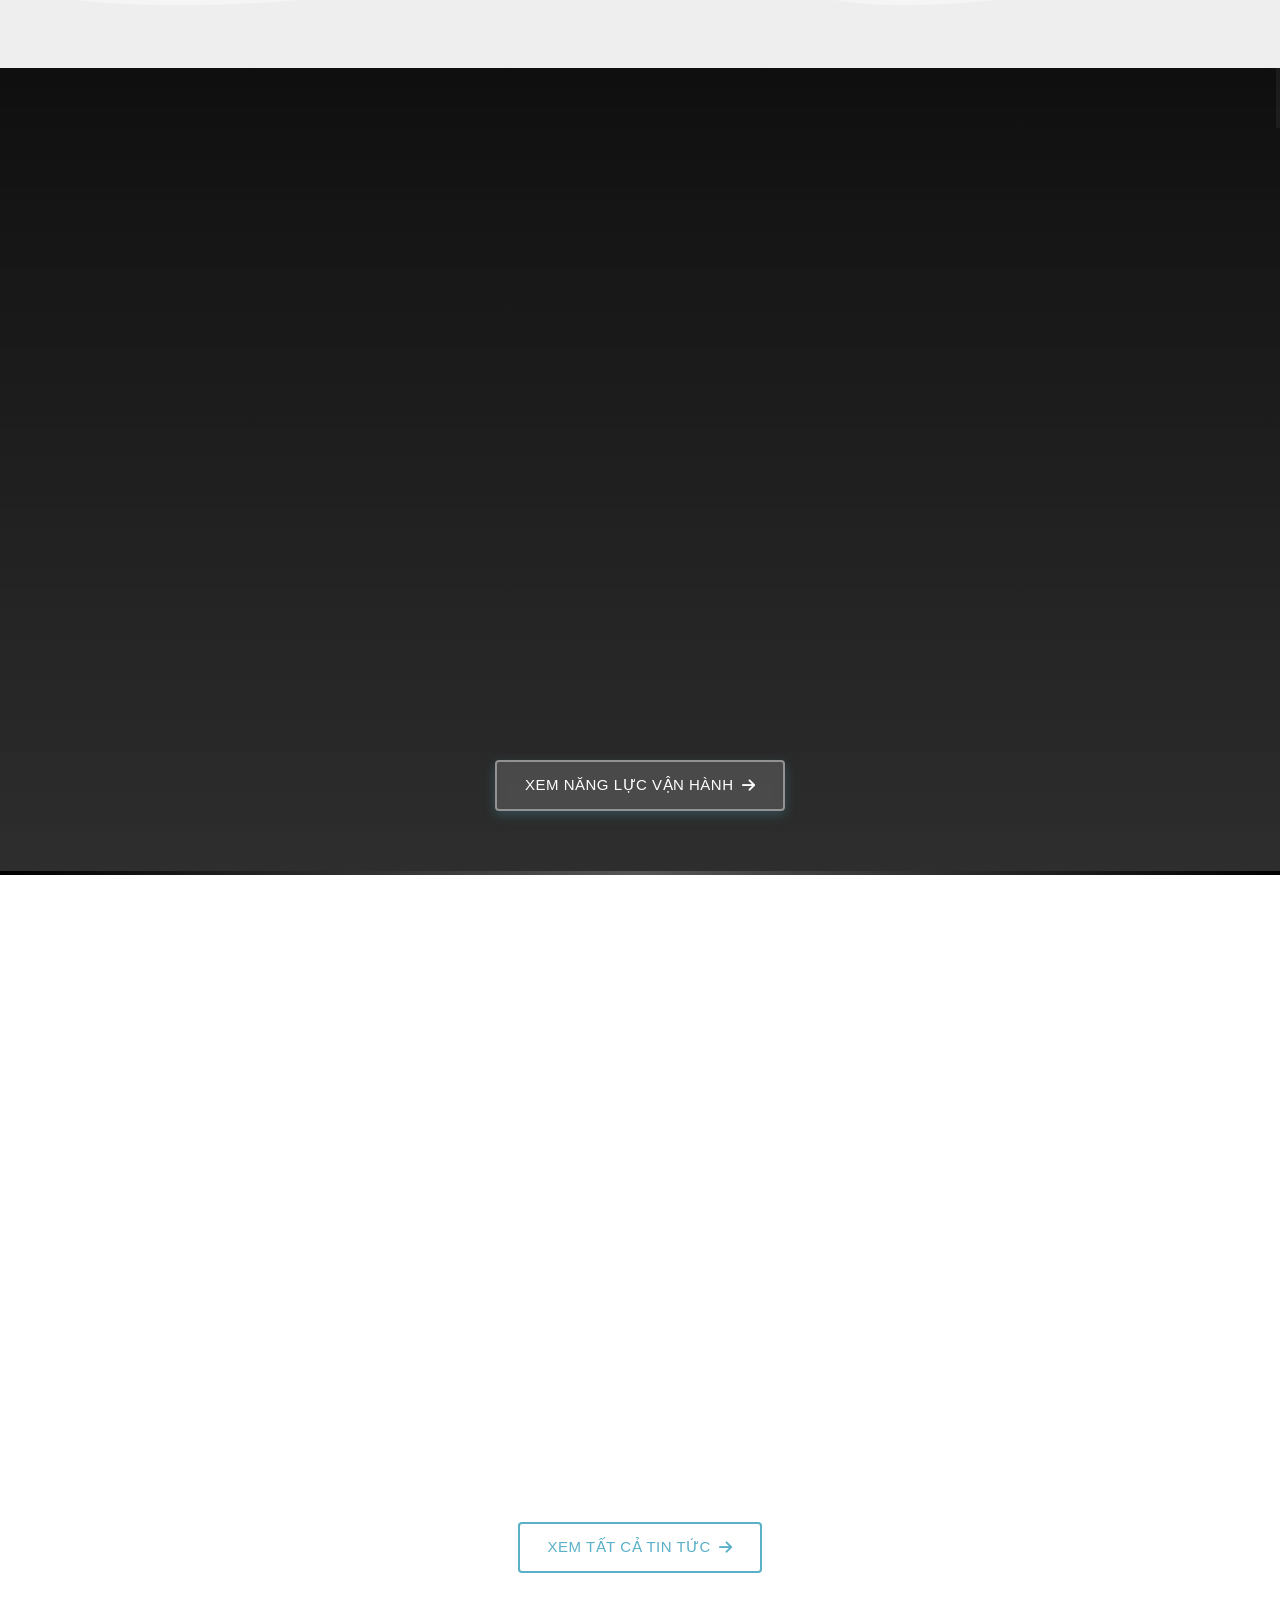
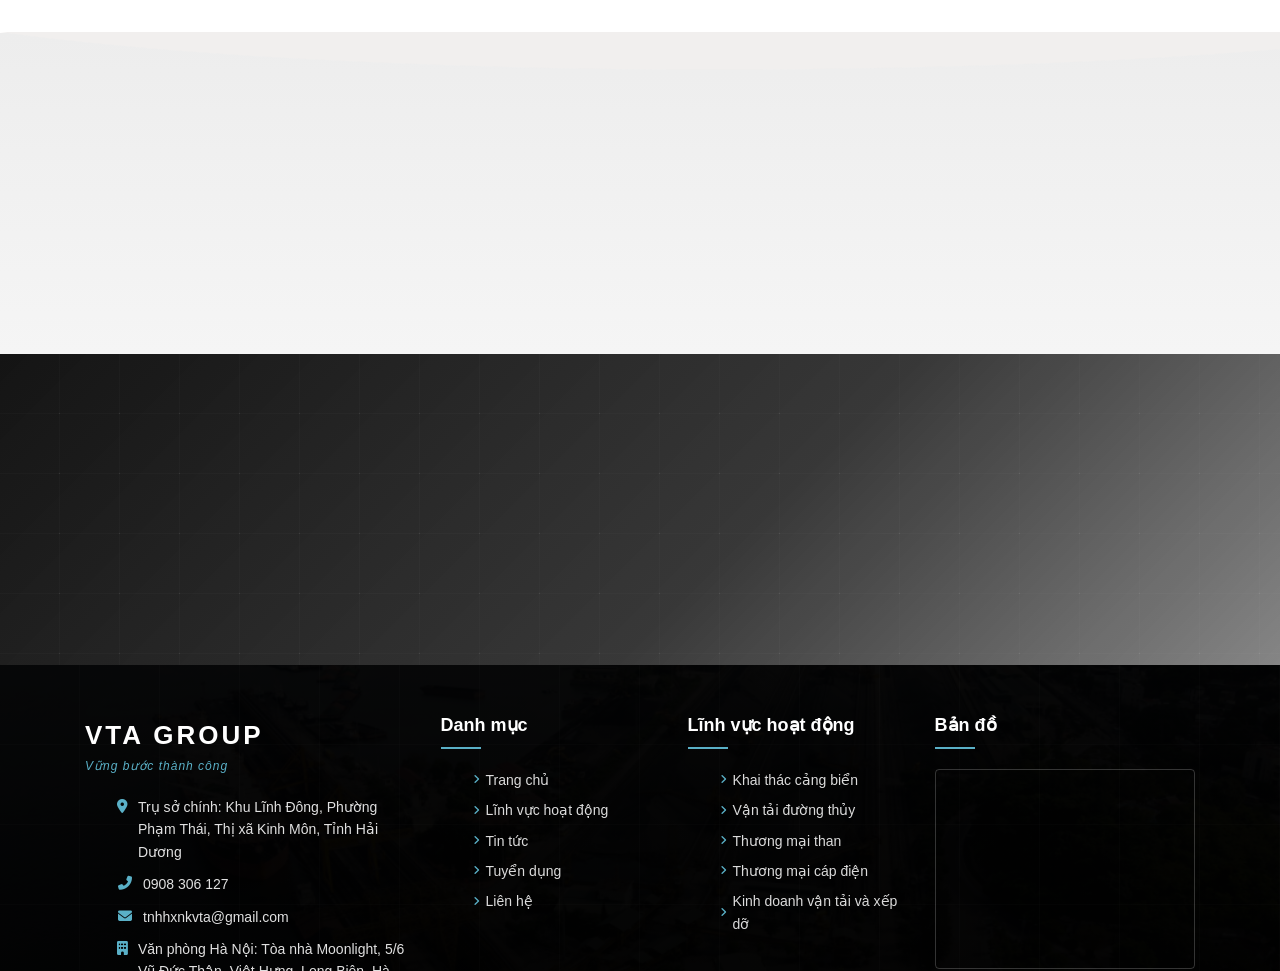
<file: gioi-thieu.html>
<!DOCTYPE html>
<html lang="vi">
<head>
    <meta charset="UTF-8">
    <meta name="viewport" content="width=device-width, initial-scale=1.0">
    <meta http-equiv="refresh" content="0; url=index.html#about">
    <meta name="robots" content="noindex, follow">
    <title>Đang chuyển hướng - VTA Group</title>
    <link rel="icon" href="images/logo/logo-vta.svg" type="image/svg+xml">
    <link rel="stylesheet" href="css/style.css?v=20260731-nav">
</head>
<body>
    <main>
        <h1>Đang chuyển hướng</h1>
        <p>Nội dung giới thiệu đã được gộp vào trang chủ. Nếu trình duyệt không tự chuyển hướng, vui lòng truy cập <a href="index.html#about">Tổng quan VTA Group</a>.</p>
    </main>
</body>
</html>
</file>
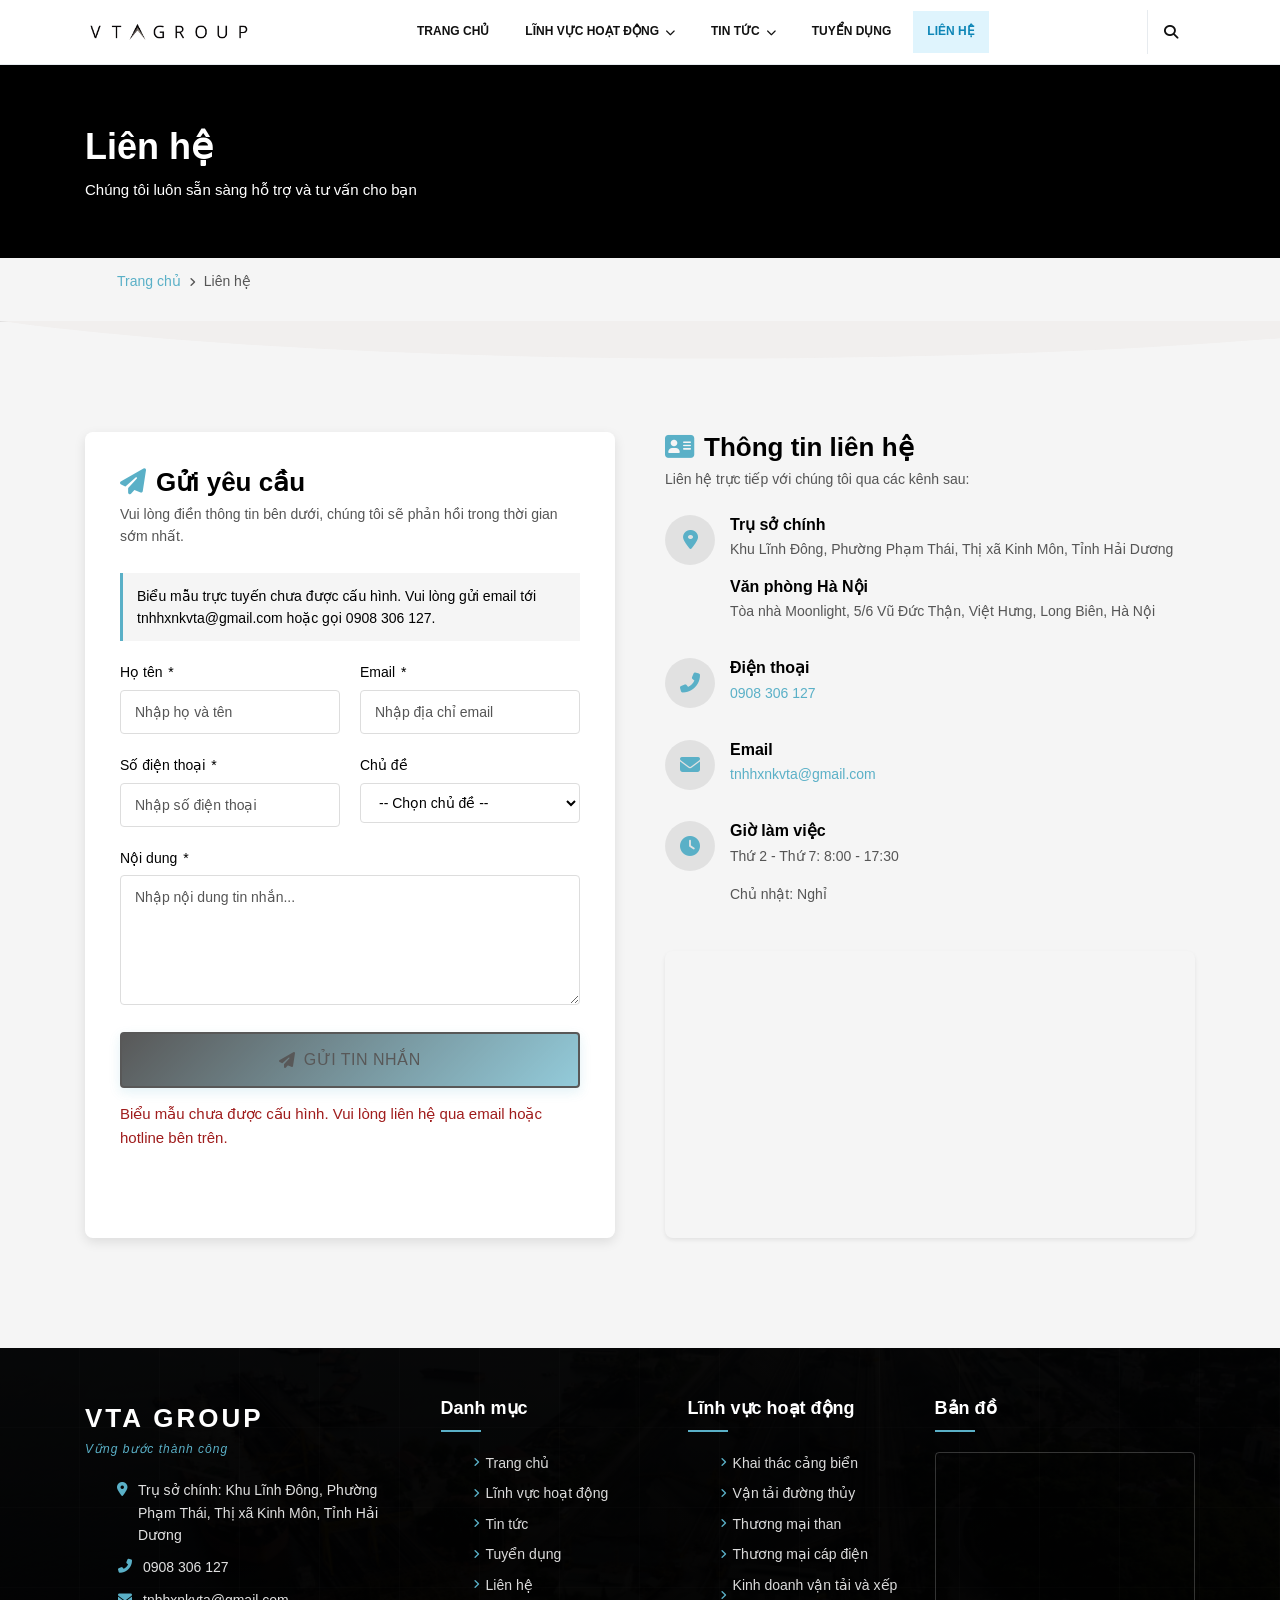
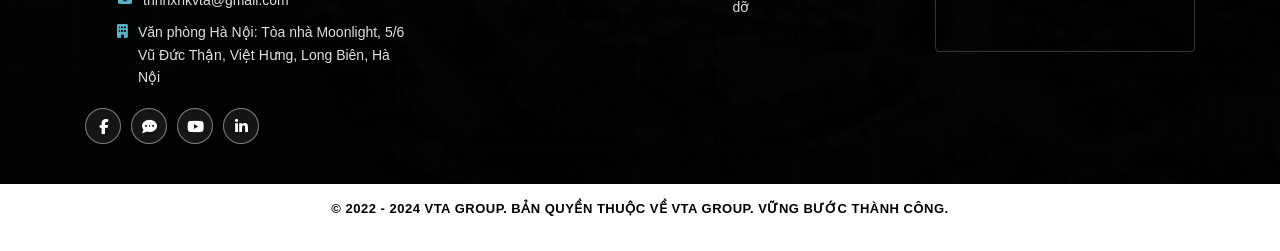
<file: lien-he.html>
<!DOCTYPE html>
<html lang="vi">
<head>
    <meta charset="UTF-8">
    <meta name="viewport" content="width=device-width, initial-scale=1.0">
    <meta name="description" content="Liên hệ VTA Group qua điện thoại 0908 306 127, email tnhhxnkvta@gmail.com, trụ sở Hải Dương và văn phòng Hà Nội.">
    <meta name="keywords" content="VTA Group, liên hệ, tư vấn vận tải, Hải Dương, hotline">
    <meta name="author" content="VTA Group">
    <meta name="robots" content="index, follow">
    <link rel="canonical" href="https://vtagroup.vn/lien-he.html">

    <!-- Open Graph -->
    <meta property="og:title" content="Liên hệ - VTA Group">
    <meta property="og:description" content="Liên hệ VTA Group qua điện thoại 0908 306 127, email tnhhxnkvta@gmail.com, trụ sở Hải Dương và văn phòng Hà Nội.">
    <meta property="og:type" content="website">
    <meta property="og:url" content="https://vtagroup.vn/lien-he.html">
    <meta property="og:image" content="https://vtagroup.vn/images/banner/banner-1.jpg">
    <meta property="og:image:alt" content="Tàu vận tải của VTA Group trên đường thủy">
    <meta property="og:locale" content="vi_VN">
    <meta property="og:site_name" content="VTA Group">

    <!-- Twitter Card -->
    <meta name="twitter:card" content="summary_large_image">
    <meta name="twitter:title" content="Liên hệ - VTA Group">
    <meta name="twitter:description" content="Liên hệ VTA Group qua điện thoại 0908 306 127, email tnhhxnkvta@gmail.com, trụ sở Hải Dương và văn phòng Hà Nội.">
    <meta name="twitter:image" content="https://vtagroup.vn/images/banner/banner-1.jpg">
    <meta name="twitter:image:alt" content="Tàu vận tải của VTA Group trên đường thủy">

    <title>Liên hệ - VTA Group</title>
    <link rel="icon" href="images/logo/logo-vta.svg" type="image/svg+xml">

    <!-- Bootstrap 5 -->
    <link href="https://cdn.jsdelivr.net/npm/bootstrap@5.3.3/dist/css/bootstrap.min.css" rel="stylesheet">

    <!-- Font Awesome 6 -->
    <link href="https://cdn.jsdelivr.net/npm/@fortawesome/fontawesome-free@6.5.1/css/all.min.css" rel="stylesheet">

    <!-- Swiper.js -->
    <link href="https://cdn.jsdelivr.net/npm/swiper@11/swiper-bundle.min.css" rel="stylesheet">

    <!-- AOS Animation -->
    <link href="https://cdn.jsdelivr.net/npm/aos@2.3.4/dist/aos.css" rel="stylesheet">

    <!-- Custom CSS -->
    <link href="css/style.css?v=20260731-nav" rel="stylesheet">
    <link href="css/responsive.css?v=20260731-nav" rel="stylesheet">
    <link href="css/animations.css" rel="stylesheet">
    <link href="css/tech-backgrounds.css?v=20260731-nav" rel="stylesheet">

    <style>
        .page-banner {
            background: linear-gradient(135deg, var(--color-primary) 0%, var(--color-accent-darker) 100%);
            padding: 60px 0 40px;
            color: var(--color-white);
        }
        .page-banner h1 {
            font-family: var(--font-secondary);
            font-size: 36px;
            font-weight: 700;
            margin-bottom: 10px;
        }
        .breadcrumb-nav {
            background-color: var(--color-light);
            padding: 12px 0;
            border-bottom: 1px solid var(--color-border);
        }
        .breadcrumb-nav ul {
            display: flex;
            align-items: center;
            gap: 8px;
            font-size: 14px;
        }
        .breadcrumb-nav ul li a {
            color: var(--color-accent);
        }
        .breadcrumb-nav ul li a:hover {
            color: var(--color-primary);
        }
        .breadcrumb-nav ul li::after {
            content: '\f105';
            font-family: 'Font Awesome 6 Free';
            font-weight: 900;
            font-size: 11px;
            margin-left: 8px;
            color: var(--color-text);
        }
        .breadcrumb-nav ul li:last-child::after {
            display: none;
        }
        .breadcrumb-nav ul li:last-child {
            color: var(--color-text);
        }
        /* Contact layout */
        .contact-page {
            display: grid;
            grid-template-columns: 1fr 1fr;
            gap: 50px;
            padding: 50px 0;
        }
        /* Contact form */
        .contact-form {
            background-color: var(--color-white);
            border-radius: var(--radius-md);
            box-shadow: var(--shadow-md);
            padding: 35px;
        }
        .contact-form h2 {
            font-family: var(--font-secondary);
            font-size: 26px;
            font-weight: 700;
            color: var(--color-primary);
            margin-bottom: 5px;
        }
        .contact-form > p {
            color: var(--color-text);
            font-size: 14px;
            margin-bottom: 25px;
        }
        .form-group {
            margin-bottom: 20px;
        }
        .form-group label {
            display: block;
            font-size: 14px;
            font-weight: 500;
            color: var(--color-dark);
            margin-bottom: 6px;
        }
        .form-group label .required {
            color: var(--color-red);
            margin-left: 2px;
        }
        .form-group input,
        .form-group select,
        .form-group textarea {
            width: 100%;
            padding: 10px 14px;
            border: 1px solid var(--color-border);
            border-radius: var(--radius-sm);
            font-family: var(--font-primary);
            font-size: 14px;
            color: var(--color-dark);
            outline: none;
            transition: var(--transition);
            background-color: var(--color-white);
        }
        .form-group input:focus,
        .form-group select:focus,
        .form-group textarea:focus {
            border-color: var(--color-accent);
            box-shadow: 0 0 0 3px rgba(0, 0, 0, 0.12);
        }
        .form-group textarea {
            min-height: 130px;
            resize: vertical;
        }
        .form-group input::placeholder,
        .form-group textarea::placeholder {
            color: var(--color-text);
        }
        .form-row {
            display: grid;
            grid-template-columns: 1fr 1fr;
            gap: 20px;
        }
        .contact-form .btn {
            width: 100%;
            justify-content: center;
            padding: 14px;
            font-size: 16px;
        }
        .honeypot {
            position: absolute;
            left: -10000px;
            width: 1px;
            height: 1px;
            overflow: hidden;
        }
        .form-status {
            min-height: 24px;
            margin: 14px 0 0;
            color: var(--color-accent-dark);
            font-weight: 500;
        }
        .form-status--error {
            color: #9f1c1c;
        }
        .form-config-notice {
            margin: 0 0 20px;
            padding: 12px 14px;
            border-left: 3px solid var(--color-accent);
            background-color: var(--color-light);
            color: var(--color-dark);
            font-size: 14px;
        }
        /* Contact info */
        .contact-info h2 {
            font-family: var(--font-secondary);
            font-size: 26px;
            font-weight: 700;
            color: var(--color-primary);
            margin-bottom: 5px;
        }
        .contact-info > p {
            color: var(--color-text);
            font-size: 14px;
            margin-bottom: 25px;
        }
        .contact-info__list {
            display: flex;
            flex-direction: column;
            gap: 20px;
            margin-bottom: 30px;
        }
        .contact-info__item {
            display: flex;
            gap: 15px;
            align-items: flex-start;
        }
        .contact-info__icon {
            width: 50px;
            height: 50px;
            display: flex;
            align-items: center;
            justify-content: center;
            background-color: rgba(0, 0, 0, 0.08);
            border-radius: 50%;
            color: var(--color-accent);
            font-size: 20px;
            flex-shrink: 0;
        }
        .contact-info__text h4 {
            font-family: var(--font-secondary);
            font-size: 16px;
            font-weight: 700;
            color: var(--color-primary);
            margin-bottom: 4px;
        }
        .contact-info__text p {
            font-size: 14px;
            color: var(--color-text);
            line-height: 1.6;
        }
        .contact-info__text a {
            color: var(--color-accent);
        }
        .contact-info__text a:hover {
            color: var(--color-accent-dark);
        }
        /* Map */
        .contact-map {
            border-radius: var(--radius-md);
            overflow: hidden;
            box-shadow: var(--shadow-sm);
        }
        .contact-map iframe {
            width: 100%;
            height: 280px;
            border: none;
        }
        @media (max-width: 768px) {
            .contact-page {
                grid-template-columns: 1fr;
            }
            .form-row {
                grid-template-columns: 1fr;
            }
        }
    </style>
</head>
<body>

    <!-- ========== TOP BAR ========== -->
    <div class="top-bar">
        <div class="container">
            <div class="top-bar__inner">
                <div class="top-bar__welcome">
                    <span>Chào mừng đến với VTA Group</span>
                </div>
                <div class="top-bar__right">
                    <div class="top-bar__contact">
                        <a href="tel:+84908306127"><i class="fas fa-phone-alt"></i> 0908 306 127</a>
                        <a href="mailto:tnhhxnkvta@gmail.com"><i class="fas fa-envelope"></i> tnhhxnkvta@gmail.com</a>
                    </div>
                    <div class="top-bar__social">
                        <span aria-hidden="true"><i class="fab fa-facebook-f"></i></span>
                        <span aria-hidden="true"><i class="fas fa-comment-dots"></i></span>
                        <span aria-hidden="true"><i class="fab fa-youtube"></i></span>
                    </div>
                </div>
            </div>
        </div>
    </div>

    <!-- ========== HEADER ========== -->
    <header class="header" id="header">
        <div class="container">
            <div class="header__inner">
                <div class="header__logo">
                    <a href="index.html">
                        <div class="header__logo-text">
                            <span class="header__logo-name">VTA GROUP</span>
                            <span class="header__logo-slogan">Vững bước thành công</span>
                        </div>
                    </a>
                </div>
                <div class="header__info">
                    <div class="header__info-item">
                        <i class="fas fa-map-marker-alt"></i>
                        <div>
                            <strong>Trụ sở chính</strong>
                            <span>Khu Lĩnh Đông, Phường Phạm Thái, Thị xã Kinh Môn, Tỉnh Hải Dương</span>
                        </div>
                    </div>
                    <div class="header__info-item">
                        <i class="fas fa-clock"></i>
                        <div>
                            <strong>Giờ làm việc</strong>
                            <span>Thứ 2 - Thứ 7: 8:00 - 17:30</span>
                        </div>
                    </div>
                    <div class="header__info-item">
                        <i class="fas fa-phone-alt"></i>
                        <div>
                            <strong>Hotline</strong>
                            <span>0908 306 127</span>
                        </div>
                    </div>
                </div>
            </div>
        </div>
    </header>

    <!-- ========== NAVIGATION ========== -->
    <nav class="main-nav" id="mainNav">
        <div class="container">
            <div class="main-nav__inner">
                <a href="index.html" class="main-nav__brand" aria-label="VTA Group"><img src="images/logo/vta-logo-light-mode.png" alt="VTA Group"></a>
                <button class="main-nav__toggle" id="navToggle" aria-label="Mở menu" aria-controls="navMenu" aria-expanded="false">
                    <span></span>
                    <span></span>
                    <span></span>
                </button>
                <ul class="main-nav__menu" id="navMenu">
                    <li class="main-nav__item">
                        <a href="index.html">TRANG CHỦ</a>
                    </li>
                    <li class="main-nav__item main-nav__item--dropdown">
                        <a href="dich-vu.html" aria-haspopup="true" aria-expanded="false">LĨNH VỰC HOẠT ĐỘNG <i class="fas fa-chevron-down"></i></a>
                        <ul class="main-nav__dropdown main-nav__mega">
                            <li class="main-nav__mega-col"><span class="main-nav__mega-title">Chuỗi vận hành</span><a href="dich-vu.html#khai-thac-cang-bien">Khai thác cảng biển</a><a href="dich-vu.html#van-tai-duong-thuy">Vận tải đường thủy</a></li>
                            <li class="main-nav__mega-col"><span class="main-nav__mega-title">Thương mại & hỗ trợ</span><a href="dich-vu.html#thuong-mai-than">Thương mại than</a><a href="dich-vu.html#thuong-mai-cap-dien">Thương mại cáp điện</a><a href="dich-vu.html#kinh-doanh-van-tai-xep-do">Vận tải và xếp dỡ</a></li>
                            <li class="main-nav__mega-col"><span class="main-nav__mega-title">Theo nhu cầu</span><a href="lien-he.html">Tư vấn tuyến vận chuyển</a><a href="lien-he.html">Yêu cầu báo giá</a><a href="doi-tau.html">Năng lực phương tiện</a></li>
                            <li class="main-nav__mega-card"><span>Giải pháp tích hợp</span><strong>Một đầu mối cho cảng biển, vận tải thủy và xếp dỡ</strong><a href="lien-he.html">Trao đổi nhu cầu <i class="fas fa-arrow-right"></i></a></li>
                        </ul>
                    </li>
                    <li class="main-nav__item main-nav__item--dropdown">
                        <a href="tin-tuc.html" aria-haspopup="true" aria-expanded="false">TIN TỨC <i class="fas fa-chevron-down"></i></a>
                        <ul class="main-nav__dropdown">
                            <li><a href="tin-tuc.html#tin-cong-ty">Tin công ty</a></li>
                            <li><a href="tin-tuc.html#tin-nganh">Tin ngành hàng hải</a></li>
                        </ul>
                    </li>
                    <li class="main-nav__item">
                        <a href="tuyen-dung.html">TUYỂN DỤNG</a>
                    </li>
                    <li class="main-nav__item active">
                        <a href="lien-he.html">LIÊN HỆ</a>
                    </li>
                </ul>
                <div class="main-nav__search" data-nav-search>
                    <form action="tin-tuc.html" method="get" role="search">
                        <label class="visually-hidden" for="siteSearch">Tìm kiếm</label>
                        <input type="search" id="siteSearch" name="q" placeholder="Tìm kiếm..." autocomplete="off">
                        <button type="submit" aria-label="Mở tìm kiếm" aria-expanded="false">
                            <i class="fas fa-search" aria-hidden="true"></i>
                        </button>
                    </form>
                </div>
            </div>
        </div>
    </nav>

    <!-- ========== PAGE BANNER ========== -->
    <section class="page-banner">
        <div class="container">
            <h1>Liên hệ</h1>
            <p>Chúng tôi luôn sẵn sàng hỗ trợ và tư vấn cho bạn</p>
        </div>
    </section>

    <!-- ========== BREADCRUMB ========== -->
    <div class="breadcrumb-nav">
        <div class="container">
            <ul>
                <li><a href="index.html">Trang chủ</a></li>
                <li>Liên hệ</li>
            </ul>
        </div>
    </div>

    <!-- ========== CONTACT CONTENT ========== -->
    <section class="section">
        <div class="container">
            <div class="contact-page">
                <!-- Contact Form -->
                <div class="contact-form" data-aos="fade-up">
                    <h2><i class="fas fa-paper-plane" style="color: var(--color-accent); margin-right: 10px;"></i>Gửi yêu cầu</h2>
                    <p>Vui lòng điền thông tin bên dưới, chúng tôi sẽ phản hồi trong thời gian sớm nhất.</p>

                    <!-- Replace only this data attribute after creating the Formspree form. -->
                    <form action="lien-he.html" method="POST" data-contact-form data-formspree-endpoint="https://formspree.io/f/REPLACE_WITH_FORM_ID">
                        <p class="form-config-notice" data-form-config-notice>
                            Biểu mẫu trực tuyến chưa được cấu hình. Vui lòng gửi email tới <a href="mailto:tnhhxnkvta@gmail.com">tnhhxnkvta@gmail.com</a> hoặc gọi <a href="tel:+84908306127">0908 306 127</a>.
                        </p>
                        <div class="form-row">
                            <div class="form-group">
                                <label for="fullname">Họ tên <span class="required" aria-hidden="true">*</span></label>
                                <input type="text" id="fullname" name="fullname" placeholder="Nhập họ và tên" minlength="2" maxlength="100" autocomplete="name" required aria-required="true">
                            </div>
                            <div class="form-group">
                                <label for="email">Email <span class="required" aria-hidden="true">*</span></label>
                                <input type="email" id="email" name="email" placeholder="Nhập địa chỉ email" maxlength="254" autocomplete="email" required aria-required="true">
                            </div>
                        </div>

                        <div class="form-row">
                            <div class="form-group">
                                <label for="phone">Số điện thoại <span class="required" aria-hidden="true">*</span></label>
                                <input type="tel" id="phone" name="phone" placeholder="Nhập số điện thoại" pattern="[+0-9][0-9 ().-]{7,24}" maxlength="30" autocomplete="tel" inputmode="tel" required aria-required="true">
                            </div>
                            <div class="form-group">
                                <label for="subject">Chủ đề</label>
                                <select id="subject" name="subject">
                                    <option value="">-- Chọn chủ đề --</option>
                                    <option value="bao-gia">Yêu cầu báo giá</option>
                                    <option value="tu-van">Tư vấn dịch vụ</option>
                                    <option value="hop-tac">Hợp tác kinh doanh</option>
                                    <option value="tuyen-dung">Tuyển dụng</option>
                                    <option value="khac">Khác</option>
                                </select>
                            </div>
                        </div>

                        <div class="form-group">
                            <label for="message">Nội dung <span class="required" aria-hidden="true">*</span></label>
                            <textarea id="message" name="message" placeholder="Nhập nội dung tin nhắn..." minlength="10" maxlength="3000" required aria-required="true"></textarea>
                        </div>

                        <div class="honeypot" aria-hidden="true">
                            <label for="website">Website</label>
                            <input type="text" id="website" name="_gotcha" tabindex="-1" autocomplete="off">
                        </div>

                        <button type="submit" class="btn btn--primary" disabled aria-disabled="true">
                            <i class="fas fa-paper-plane"></i> Gửi tin nhắn
                        </button>
                        <p class="form-status" role="status" aria-live="polite" data-form-status></p>
                    </form>
                </div>

                <!-- Contact Info -->
                <div class="contact-info" data-aos="fade-up" data-aos-delay="200">
                    <h2><i class="fas fa-address-card" style="color: var(--color-accent); margin-right: 10px;"></i>Thông tin liên hệ</h2>
                    <p>Liên hệ trực tiếp với chúng tôi qua các kênh sau:</p>

                    <div class="contact-info__list">
                        <div class="contact-info__item">
                            <div class="contact-info__icon">
                                <i class="fas fa-map-marker-alt"></i>
                            </div>
                            <div class="contact-info__text">
                                <h4>Trụ sở chính</h4>
                                <p>Khu Lĩnh Đông, Phường Phạm Thái, Thị xã Kinh Môn, Tỉnh Hải Dương</p>
                                <h4>Văn phòng Hà Nội</h4>
                                <p>Tòa nhà Moonlight, 5/6 Vũ Đức Thận, Việt Hưng, Long Biên, Hà Nội</p>
                            </div>
                        </div>

                        <div class="contact-info__item">
                            <div class="contact-info__icon">
                                <i class="fas fa-phone-alt"></i>
                            </div>
                            <div class="contact-info__text">
                                <h4>Điện thoại</h4>
                                <p><a href="tel:+84908306127">0908 306 127</a></p>
                            </div>
                        </div>

                        <div class="contact-info__item">
                            <div class="contact-info__icon">
                                <i class="fas fa-envelope"></i>
                            </div>
                            <div class="contact-info__text">
                                <h4>Email</h4>
                                <p><a href="mailto:tnhhxnkvta@gmail.com">tnhhxnkvta@gmail.com</a></p>
                            </div>
                        </div>

                        <div class="contact-info__item">
                            <div class="contact-info__icon">
                                <i class="fas fa-clock"></i>
                            </div>
                            <div class="contact-info__text">
                                <h4>Giờ làm việc</h4>
                                <p>Thứ 2 - Thứ 7: 8:00 - 17:30</p>
                                <p>Chủ nhật: Nghỉ</p>
                            </div>
                        </div>
                    </div>

                    <!-- Google Maps -->
                    <div class="contact-map">
                        <iframe
                            src="https://www.google.com/maps/embed?pb=!1m18!1m12!1m3!1d59587.97785448771!2d106.2841962!3d20.9373413!2m3!1f0!2f0!3f0!3m2!1i1024!2i768!4f13.1!3m3!1m2!1s0x31359b7e7d0c5f15%3A0x2b1e7f5c5b7f7c0a!2zSOG6o2kgRMawxqFuZw!5e0!3m2!1svi!2svn!4v1700000000000"
                            allowfullscreen=""
                            loading="lazy"
                            referrerpolicy="no-referrer-when-downgrade"
                            title="Bản đồ VTA Group - Hải Dương">
                        </iframe>
                    </div>
                </div>
            </div>
        </div>
    </section>

    <!-- ========== FOOTER ========== -->
    <footer class="footer">
        <div class="container">
            <div class="footer__inner">
                <div class="footer__col footer__col--info">
                    <div class="footer__logo">
                        <span class="footer__logo-name">VTA GROUP</span>
                        <span class="footer__logo-slogan">Vững bước thành công</span>
                    </div>
                    <ul class="footer__contact">
                        <li>
                            <i class="fas fa-map-marker-alt"></i>
                            <span>Trụ sở chính: Khu Lĩnh Đông, Phường Phạm Thái, Thị xã Kinh Môn, Tỉnh Hải Dương</span>
                        </li>
                        <li>
                            <i class="fas fa-phone-alt"></i>
                            <span>0908 306 127</span>
                        </li>
                        <li>
                            <i class="fas fa-envelope"></i>
                            <span>tnhhxnkvta@gmail.com</span>
                        </li>
                        <li>
                            <i class="fas fa-building"></i>
                            <span>Văn phòng Hà Nội: Tòa nhà Moonlight, 5/6 Vũ Đức Thận, Việt Hưng, Long Biên, Hà Nội</span>
                        </li>
                    </ul>
                    <div class="footer__social">
                        <span aria-hidden="true"><i class="fab fa-facebook-f"></i></span>
                        <span aria-hidden="true"><i class="fas fa-comment-dots"></i></span>
                        <span aria-hidden="true"><i class="fab fa-youtube"></i></span>
                        <span aria-hidden="true"><i class="fab fa-linkedin-in"></i></span>
                    </div>
                </div>
                <div class="footer__col footer__col--links">
                    <h3 class="footer__title">Danh mục</h3>
                    <ul class="footer__menu">
                        <li><a href="index.html">Trang chủ</a></li>
                        <li><a href="dich-vu.html">Lĩnh vực hoạt động</a></li>
                        <li><a href="tin-tuc.html">Tin tức</a></li>
                        <li><a href="tuyen-dung.html">Tuyển dụng</a></li>
                        <li><a href="lien-he.html">Liên hệ</a></li>
                    </ul>
                </div>
                <div class="footer__col footer__col--services">
                    <h3 class="footer__title">Lĩnh vực hoạt động</h3>
                    <ul class="footer__menu">
                        <li><a href="dich-vu.html#khai-thac-cang-bien">Khai thác cảng biển</a></li>
                        <li><a href="dich-vu.html#van-tai-duong-thuy">Vận tải đường thủy</a></li>
                        <li><a href="dich-vu.html#thuong-mai-than">Thương mại than</a></li>
                        <li><a href="dich-vu.html#thuong-mai-cap-dien">Thương mại cáp điện</a></li>
                        <li><a href="dich-vu.html#kinh-doanh-van-tai-xep-do">Kinh doanh vận tải và xếp dỡ</a></li>
                    </ul>
                </div>
                <div class="footer__col footer__col--map">
                    <h3 class="footer__title">Bản đồ</h3>
                    <div class="footer__map">
                        <iframe
                            src="https://www.google.com/maps/embed?pb=!1m18!1m12!1m3!1d59587.97785448771!2d106.2841962!3d20.9373413!2m3!1f0!2f0!3f0!3m2!1i1024!2i768!4f13.1!3m3!1m2!1s0x31359b7e7d0c5f15%3A0x2b1e7f5c5b7f7c0a!2zSOG6o2kgRMawxqFuZw!5e0!3m2!1svi!2svn!4v1700000000000"
                            width="100%"
                            height="200"
                            style="border:0;"
                            allowfullscreen=""
                            loading="lazy"
                            referrerpolicy="no-referrer-when-downgrade"
                            title="Bản đồ VTA Group">
                        </iframe>
                    </div>
                </div>
            </div>
        </div>
        <div class="copyright">
            <div class="container">
                <p>&copy; 2022 - 2024 VTA Group. Bản quyền thuộc về VTA Group. Vững bước thành công.</p>
            </div>
        </div>
    </footer>

    <!-- ========== BACK TO TOP ========== -->
    <button class="back-to-top" id="backToTop" aria-label="Về đầu trang">
        <i class="fas fa-chevron-up"></i>
    </button>

    <!-- ========== SCRIPTS ========== -->
    <script src="https://cdn.jsdelivr.net/npm/bootstrap@5.3.3/dist/js/bootstrap.bundle.min.js"></script>
    <script src="https://cdn.jsdelivr.net/npm/swiper@11/swiper-bundle.min.js"></script>
    <script src="https://cdn.jsdelivr.net/npm/aos@2.3.4/dist/aos.js"></script>
    <script src="js/main.js"></script>
    <script src="js/contact-form.js"></script>
</body>
</html>
</file>
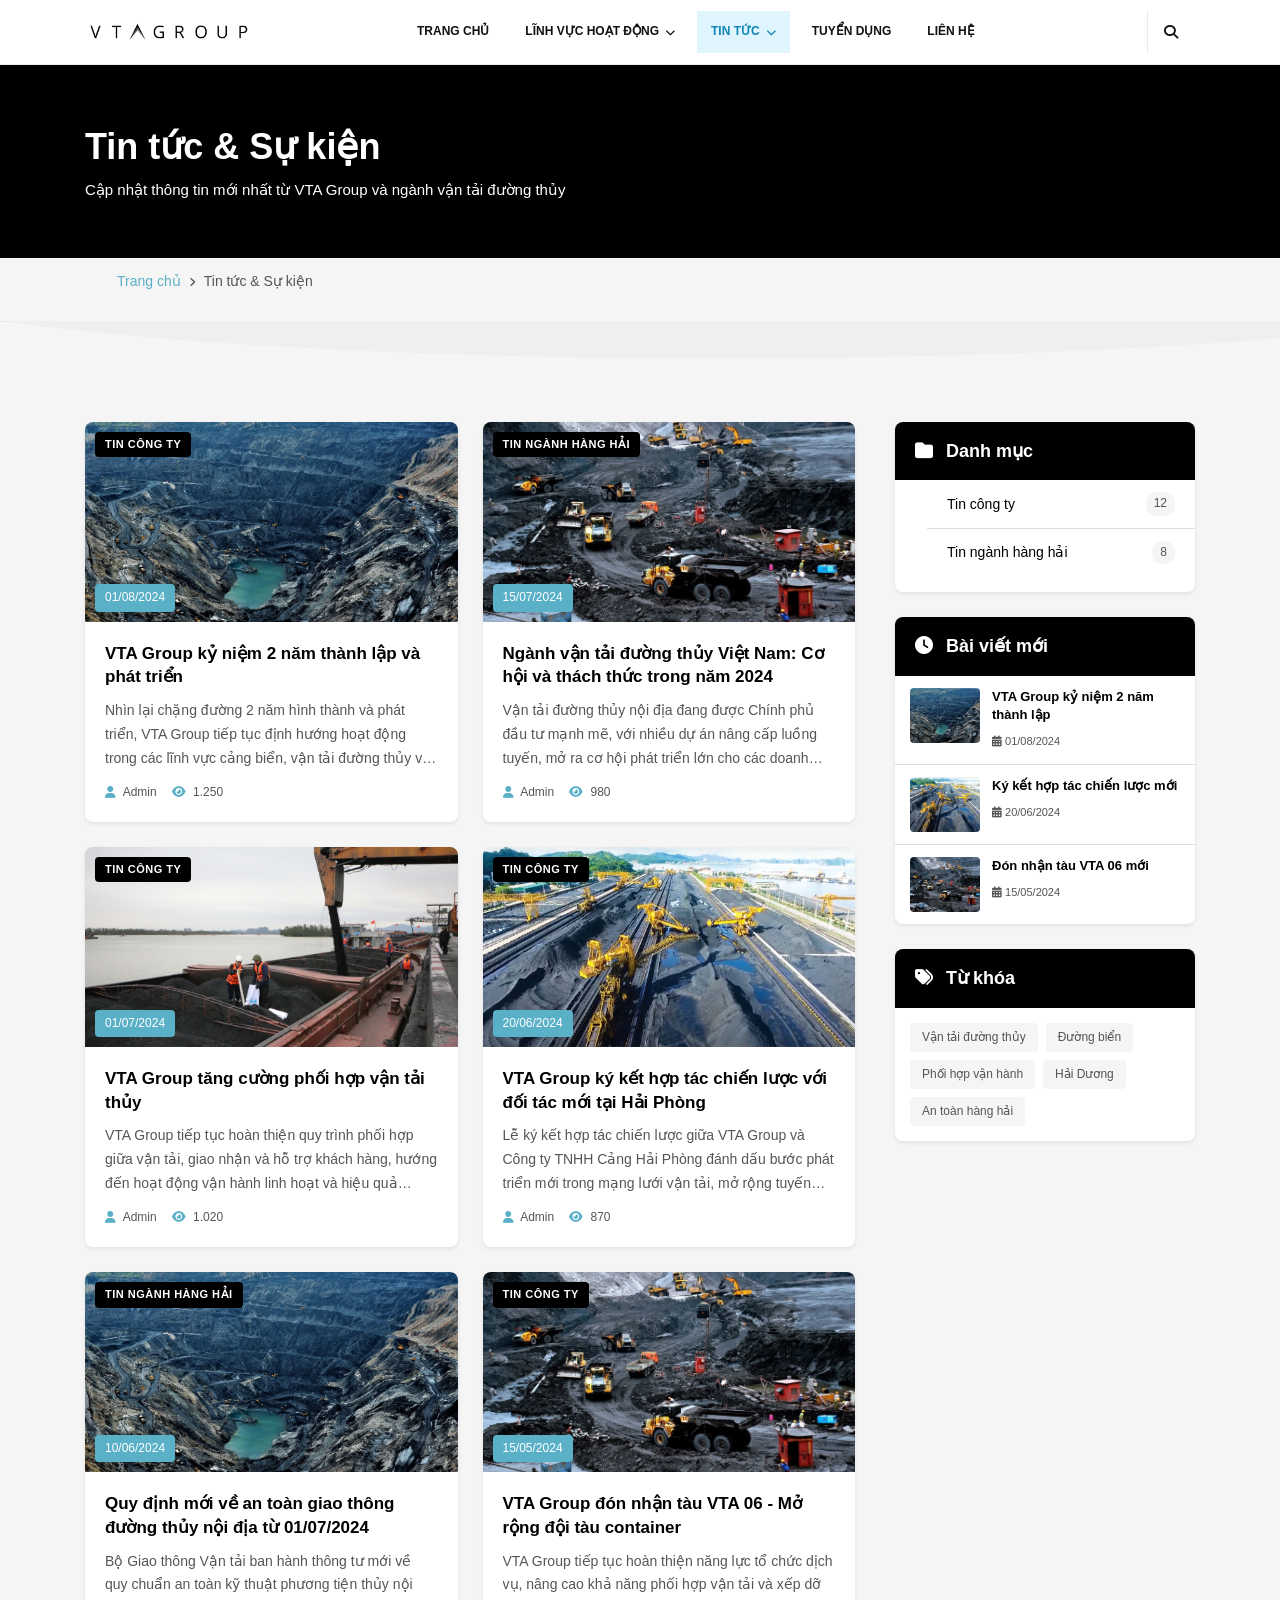
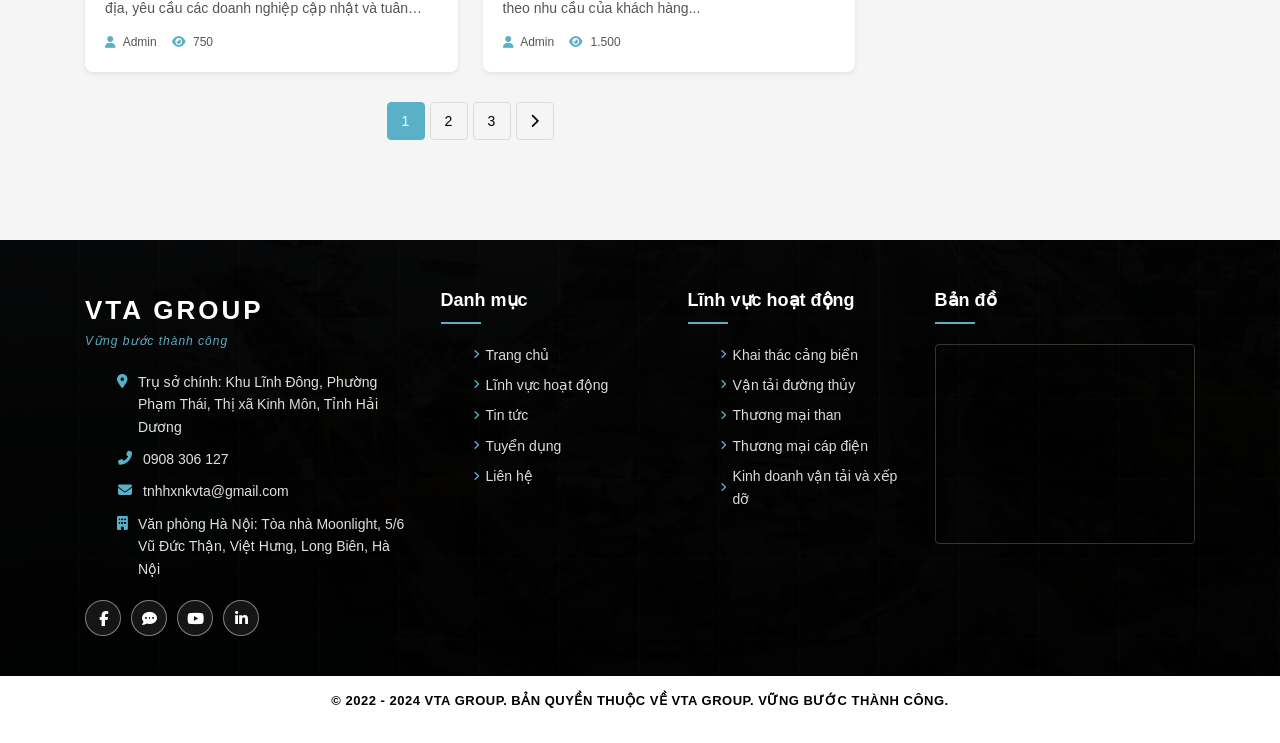
<file: tin-tuc.html>
<!DOCTYPE html>
<html lang="vi">
<head>
    <meta charset="UTF-8">
    <meta name="viewport" content="width=device-width, initial-scale=1.0">
    <meta name="description" content="Tin tức VTA Group: cập nhật tin công ty, hoạt động doanh nghiệp và tin ngành vận tải đường thủy, cảng biển.">
    <meta name="keywords" content="VTA Group, tin tức, sự kiện, vận tải đường thủy, cảng biển">
    <meta name="author" content="VTA Group">
    <meta name="robots" content="index, follow">
    <link rel="canonical" href="https://vtagroup.vn/tin-tuc.html">

    <!-- Open Graph -->
    <meta property="og:title" content="Tin tức &amp; Sự kiện - VTA Group">
    <meta property="og:description" content="Tin tức VTA Group: cập nhật tin công ty, hoạt động doanh nghiệp và tin ngành vận tải đường thủy, cảng biển.">
    <meta property="og:type" content="website">
    <meta property="og:url" content="https://vtagroup.vn/tin-tuc.html">
    <meta property="og:image" content="https://vtagroup.vn/images/banner/banner-1.jpg">
    <meta property="og:image:alt" content="Tàu vận tải của VTA Group trên đường thủy">
    <meta property="og:locale" content="vi_VN">
    <meta property="og:site_name" content="VTA Group">

    <!-- Twitter Card -->
    <meta name="twitter:card" content="summary_large_image">
    <meta name="twitter:title" content="Tin tức &amp; Sự kiện - VTA Group">
    <meta name="twitter:description" content="Tin tức VTA Group: cập nhật tin công ty, hoạt động doanh nghiệp và tin ngành vận tải đường thủy, cảng biển.">
    <meta name="twitter:image" content="https://vtagroup.vn/images/banner/banner-1.jpg">
    <meta name="twitter:image:alt" content="Tàu vận tải của VTA Group trên đường thủy">

    <title>Tin tức & Sự kiện - VTA Group</title>
    <link rel="icon" href="images/logo/logo-vta.svg" type="image/svg+xml">

    <!-- Bootstrap 5 -->
    <link href="https://cdn.jsdelivr.net/npm/bootstrap@5.3.3/dist/css/bootstrap.min.css" rel="stylesheet">

    <!-- Font Awesome 6 -->
    <link href="https://cdn.jsdelivr.net/npm/@fortawesome/fontawesome-free@6.5.1/css/all.min.css" rel="stylesheet">

    <!-- Swiper.js -->
    <link href="https://cdn.jsdelivr.net/npm/swiper@11/swiper-bundle.min.css" rel="stylesheet">

    <!-- AOS Animation -->
    <link href="https://cdn.jsdelivr.net/npm/aos@2.3.4/dist/aos.css" rel="stylesheet">

    <!-- Custom CSS -->
    <link href="css/style.css?v=20260731-nav" rel="stylesheet">
    <link href="css/responsive.css?v=20260731-nav" rel="stylesheet">
    <link href="css/animations.css" rel="stylesheet">
    <link href="css/tech-backgrounds.css?v=20260731-nav" rel="stylesheet">

    <style>
        .page-banner {
            background: linear-gradient(135deg, var(--color-primary) 0%, var(--color-accent-darker) 100%);
            padding: 60px 0 40px;
            color: var(--color-white);
        }
        .page-banner h1 {
            font-family: var(--font-secondary);
            font-size: 36px;
            font-weight: 700;
            margin-bottom: 10px;
        }
        .breadcrumb-nav {
            background-color: var(--color-light);
            padding: 12px 0;
            border-bottom: 1px solid var(--color-border);
        }
        .breadcrumb-nav ul {
            display: flex;
            align-items: center;
            gap: 8px;
            font-size: 14px;
        }
        .breadcrumb-nav ul li a {
            color: var(--color-accent);
        }
        .breadcrumb-nav ul li a:hover {
            color: var(--color-primary);
        }
        .breadcrumb-nav ul li::after {
            content: '\f105';
            font-family: 'Font Awesome 6 Free';
            font-weight: 900;
            font-size: 11px;
            margin-left: 8px;
            color: var(--color-text);
        }
        .breadcrumb-nav ul li:last-child::after {
            display: none;
        }
        .breadcrumb-nav ul li:last-child {
            color: var(--color-text);
        }
        /* News page layout */
        .news-page {
            display: grid;
            grid-template-columns: 1fr 300px;
            gap: 40px;
            padding: 40px 0;
        }
        /* News grid */
        .news-page__grid {
            display: grid;
            grid-template-columns: repeat(2, 1fr);
            gap: 25px;
        }
        .news-page__item {
            background-color: var(--color-white);
            border-radius: var(--radius-md);
            overflow: hidden;
            box-shadow: var(--shadow-sm);
            transition: var(--transition);
        }
        .news-page__item:hover {
            box-shadow: var(--shadow-lg);
            transform: translateY(-3px);
        }
        .news-page__image {
            position: relative;
            height: 200px;
            overflow: hidden;
        }
        .news-page__image img {
            width: 100%;
            height: 100%;
            object-fit: cover;
            transition: var(--transition);
            background: linear-gradient(135deg, var(--color-lighter), var(--color-text));
        }
        .news-page__item:hover .news-page__image img {
            transform: scale(1.05);
        }
        .news-page__date {
            position: absolute;
            bottom: 10px;
            left: 10px;
            padding: 4px 10px;
            background-color: var(--color-accent);
            color: var(--color-white);
            font-size: 12px;
            border-radius: var(--radius-sm);
        }
        .news-page__category-badge {
            position: absolute;
            top: 10px;
            left: 10px;
            padding: 4px 10px;
            background-color: var(--color-primary);
            color: var(--color-white);
            font-size: 11px;
            font-weight: 600;
            border-radius: var(--radius-sm);
            text-transform: uppercase;
            letter-spacing: 0.5px;
        }
        .news-page__content {
            padding: 20px;
        }
        .news-page__title {
            font-family: var(--font-secondary);
            font-size: 17px;
            font-weight: 700;
            line-height: 1.4;
            margin-bottom: 10px;
        }
        .news-page__title a {
            color: var(--color-dark);
        }
        .news-page__title a:hover {
            color: var(--color-accent);
        }
        .news-page__excerpt {
            font-size: 14px;
            color: var(--color-text);
            line-height: 1.7;
            margin-bottom: 12px;
            display: -webkit-box;
            -webkit-line-clamp: 3;
            -webkit-box-orient: vertical;
            overflow: hidden;
        }
        .news-page__meta {
            display: flex;
            align-items: center;
            gap: 15px;
            font-size: 12px;
            color: var(--color-text);
        }
        .news-page__meta i {
            margin-right: 4px;
            color: var(--color-accent);
        }
        /* Sidebar */
        .news-sidebar {}
        .sidebar-widget {
            background-color: var(--color-white);
            border-radius: var(--radius-md);
            box-shadow: var(--shadow-sm);
            overflow: hidden;
            margin-bottom: 25px;
        }
        .sidebar-widget__title {
            background-color: var(--color-primary);
            color: var(--color-white);
            padding: 15px 20px;
            font-family: var(--font-secondary);
            font-size: 18px;
            font-weight: 700;
        }
        .sidebar-widget ul li a {
            display: flex;
            align-items: center;
            justify-content: space-between;
            padding: 12px 20px;
            font-size: 14px;
            color: var(--color-dark);
            border-bottom: 1px solid var(--color-border);
            transition: var(--transition);
        }
        .sidebar-widget ul li a:hover {
            background-color: var(--color-accent);
            color: var(--color-white);
            padding-left: 25px;
        }
        .sidebar-widget ul li:last-child a {
            border-bottom: none;
        }
        .sidebar-widget ul li a .count {
            background-color: var(--color-light);
            padding: 2px 8px;
            border-radius: 10px;
            font-size: 12px;
            color: var(--color-text);
        }
        .sidebar-widget ul li a:hover .count {
            background-color: rgba(255,255,255,0.2);
            color: var(--color-white);
        }
        /* Recent posts widget */
        .recent-post {
            display: flex;
            gap: 12px;
            padding: 12px 15px;
            border-bottom: 1px solid var(--color-border);
            transition: var(--transition);
        }
        .recent-post:last-child {
            border-bottom: none;
        }
        .recent-post:hover {
            background-color: var(--color-light);
        }
        .recent-post__image {
            width: 70px;
            height: 55px;
            border-radius: var(--radius-sm);
            overflow: hidden;
            flex-shrink: 0;
        }
        .recent-post__image img {
            width: 100%;
            height: 100%;
            object-fit: cover;
            background: linear-gradient(135deg, var(--color-lighter), var(--color-text));
        }
        .recent-post__info h4 {
            font-size: 13px;
            font-weight: 600;
            line-height: 1.4;
            margin-bottom: 4px;
        }
        .recent-post__info h4 a {
            color: var(--color-dark);
        }
        .recent-post__info h4 a:hover {
            color: var(--color-accent);
        }
        .recent-post__info span {
            font-size: 11px;
            color: var(--color-text);
        }
        /* Pagination */
        .pagination-nav {
            display: flex;
            justify-content: center;
            gap: 5px;
            margin-top: 30px;
        }
        .pagination-nav a,
        .pagination-nav span {
            display: flex;
            align-items: center;
            justify-content: center;
            width: 38px;
            height: 38px;
            border-radius: var(--radius-sm);
            font-size: 14px;
            font-weight: 500;
            border: 1px solid var(--color-border);
            color: var(--color-dark);
            transition: var(--transition);
        }
        .pagination-nav a:hover,
        .pagination-nav span.current {
            background-color: var(--color-accent);
            border-color: var(--color-accent);
            color: var(--color-white);
        }
        @media (max-width: 768px) {
            .news-page {
                grid-template-columns: 1fr;
            }
            .news-page__grid {
                grid-template-columns: 1fr;
            }
        }
    </style>
</head>
<body>

    <!-- ========== TOP BAR ========== -->
    <div class="top-bar">
        <div class="container">
            <div class="top-bar__inner">
                <div class="top-bar__welcome">
                    <span>Chào mừng đến với VTA Group</span>
                </div>
                <div class="top-bar__right">
                    <div class="top-bar__contact">
                        <a href="tel:+84908306127"><i class="fas fa-phone-alt"></i> 0908 306 127</a>
                        <a href="mailto:tnhhxnkvta@gmail.com"><i class="fas fa-envelope"></i> tnhhxnkvta@gmail.com</a>
                    </div>
                    <div class="top-bar__social">
                        <span aria-hidden="true"><i class="fab fa-facebook-f"></i></span>
                        <span aria-hidden="true"><i class="fas fa-comment-dots"></i></span>
                        <span aria-hidden="true"><i class="fab fa-youtube"></i></span>
                    </div>
                </div>
            </div>
        </div>
    </div>

    <!-- ========== HEADER ========== -->
    <header class="header" id="header">
        <div class="container">
            <div class="header__inner">
                <div class="header__logo">
                    <a href="index.html">
                        <div class="header__logo-text">
                            <span class="header__logo-name">VTA GROUP</span>
                            <span class="header__logo-slogan">Vững bước thành công</span>
                        </div>
                    </a>
                </div>
                <div class="header__info">
                    <div class="header__info-item">
                        <i class="fas fa-map-marker-alt"></i>
                        <div>
                            <strong>Trụ sở chính</strong>
                            <span>Khu Lĩnh Đông, Phường Phạm Thái, Thị xã Kinh Môn, Tỉnh Hải Dương</span>
                        </div>
                    </div>
                    <div class="header__info-item">
                        <i class="fas fa-clock"></i>
                        <div>
                            <strong>Giờ làm việc</strong>
                            <span>Thứ 2 - Thứ 7: 8:00 - 17:30</span>
                        </div>
                    </div>
                    <div class="header__info-item">
                        <i class="fas fa-phone-alt"></i>
                        <div>
                            <strong>Hotline</strong>
                            <span>0908 306 127</span>
                        </div>
                    </div>
                </div>
            </div>
        </div>
    </header>

    <!-- ========== NAVIGATION ========== -->
    <nav class="main-nav" id="mainNav">
        <div class="container">
            <div class="main-nav__inner">
                <a href="index.html" class="main-nav__brand" aria-label="VTA Group"><img src="images/logo/vta-logo-light-mode.png" alt="VTA Group"></a>
                <button class="main-nav__toggle" id="navToggle" aria-label="Mở menu" aria-controls="navMenu" aria-expanded="false">
                    <span></span>
                    <span></span>
                    <span></span>
                </button>
                <ul class="main-nav__menu" id="navMenu">
                    <li class="main-nav__item">
                        <a href="index.html">TRANG CHỦ</a>
                    </li>
                    <li class="main-nav__item main-nav__item--dropdown">
                        <a href="dich-vu.html" aria-haspopup="true" aria-expanded="false">LĨNH VỰC HOẠT ĐỘNG <i class="fas fa-chevron-down"></i></a>
                        <ul class="main-nav__dropdown main-nav__mega">
                            <li class="main-nav__mega-col"><span class="main-nav__mega-title">Chuỗi vận hành</span><a href="dich-vu.html#khai-thac-cang-bien">Khai thác cảng biển</a><a href="dich-vu.html#van-tai-duong-thuy">Vận tải đường thủy</a></li>
                            <li class="main-nav__mega-col"><span class="main-nav__mega-title">Thương mại & hỗ trợ</span><a href="dich-vu.html#thuong-mai-than">Thương mại than</a><a href="dich-vu.html#thuong-mai-cap-dien">Thương mại cáp điện</a><a href="dich-vu.html#kinh-doanh-van-tai-xep-do">Vận tải và xếp dỡ</a></li>
                            <li class="main-nav__mega-col"><span class="main-nav__mega-title">Theo nhu cầu</span><a href="lien-he.html">Tư vấn tuyến vận chuyển</a><a href="lien-he.html">Yêu cầu báo giá</a><a href="doi-tau.html">Năng lực phương tiện</a></li>
                            <li class="main-nav__mega-card"><span>Giải pháp tích hợp</span><strong>Một đầu mối cho cảng biển, vận tải thủy và xếp dỡ</strong><a href="lien-he.html">Trao đổi nhu cầu <i class="fas fa-arrow-right"></i></a></li>
                        </ul>
                    </li>
                    <li class="main-nav__item main-nav__item--dropdown active">
                        <a href="tin-tuc.html" aria-haspopup="true" aria-expanded="false">TIN TỨC <i class="fas fa-chevron-down"></i></a>
                        <ul class="main-nav__dropdown">
                            <li><a href="tin-tuc.html#tin-cong-ty">Tin công ty</a></li>
                            <li><a href="tin-tuc.html#tin-nganh">Tin ngành hàng hải</a></li>
                        </ul>
                    </li>
                    <li class="main-nav__item">
                        <a href="tuyen-dung.html">TUYỂN DỤNG</a>
                    </li>
                    <li class="main-nav__item">
                        <a href="lien-he.html">LIÊN HỆ</a>
                    </li>
                </ul>
                <div class="main-nav__search" data-nav-search>
                    <form action="tin-tuc.html" method="get" role="search">
                        <label class="visually-hidden" for="siteSearch">Tìm kiếm</label>
                        <input type="search" id="siteSearch" name="q" placeholder="Tìm kiếm..." autocomplete="off">
                        <button type="submit" aria-label="Mở tìm kiếm" aria-expanded="false">
                            <i class="fas fa-search" aria-hidden="true"></i>
                        </button>
                    </form>
                </div>
            </div>
        </div>
    </nav>

    <!-- ========== PAGE BANNER ========== -->
    <section class="page-banner">
        <div class="container">
            <h1>Tin tức & Sự kiện</h1>
            <p>Cập nhật thông tin mới nhất từ VTA Group và ngành vận tải đường thủy</p>
        </div>
    </section>

    <!-- ========== BREADCRUMB ========== -->
    <div class="breadcrumb-nav">
        <div class="container">
            <ul>
                <li><a href="index.html">Trang chủ</a></li>
                <li>Tin tức & Sự kiện</li>
            </ul>
        </div>
    </div>

    <!-- ========== NEWS CONTENT ========== -->
    <section class="section">
        <div class="container">
            <div class="news-page">
                <!-- News Grid -->
                <div class="news-page__main">
                    <div class="news-page__grid">
                        <!-- Article 1 -->
                        <article class="news-page__item" data-aos="fade-up" data-aos-delay="100" id="tin-cong-ty">
                            <div class="news-page__image">
                                <a href="#">
                                    <img src="images/news/news-1.jpg" alt="VTA Group kỷ niệm thành lập" loading="lazy">
                                </a>
                                <span class="news-page__date">01/08/2024</span>
                                <span class="news-page__category-badge">Tin công ty</span>
                            </div>
                            <div class="news-page__content">
                                <h3 class="news-page__title">
                                    <a href="#">VTA Group kỷ niệm 2 năm thành lập và phát triển</a>
                                </h3>
                                <p class="news-page__excerpt">Nhìn lại chặng đường 2 năm hình thành và phát triển, VTA Group tiếp tục định hướng hoạt động trong các lĩnh vực cảng biển, vận tải đường thủy và thương mại...</p>
                                <div class="news-page__meta">
                                    <span><i class="fas fa-user"></i> Admin</span>
                                    <span><i class="fas fa-eye"></i> 1.250</span>
                                </div>
                            </div>
                        </article>

                        <!-- Article 2 -->
                        <article class="news-page__item" data-aos="fade-up" data-aos-delay="200" id="tin-nganh">
                            <div class="news-page__image">
                                <a href="#">
                                    <img src="images/news/news-2.jpg" alt="Ngành vận tải đường thủy" loading="lazy">
                                </a>
                                <span class="news-page__date">15/07/2024</span>
                                <span class="news-page__category-badge">Tin ngành hàng hải</span>
                            </div>
                            <div class="news-page__content">
                                <h3 class="news-page__title">
                                    <a href="#">Ngành vận tải đường thủy Việt Nam: Cơ hội và thách thức trong năm 2024</a>
                                </h3>
                                <p class="news-page__excerpt">Vận tải đường thủy nội địa đang được Chính phủ đầu tư mạnh mẽ, với nhiều dự án nâng cấp luồng tuyến, mở ra cơ hội phát triển lớn cho các doanh nghiệp trong ngành...</p>
                                <div class="news-page__meta">
                                    <span><i class="fas fa-user"></i> Admin</span>
                                    <span><i class="fas fa-eye"></i> 980</span>
                                </div>
                            </div>
                        </article>

                        <!-- Article 3 -->
                        <article class="news-page__item" data-aos="fade-up" data-aos-delay="100">
                            <div class="news-page__image">
                                <a href="#">
                                    <img src="images/news/news-3.jpg" alt="Hoạt động phối hợp vận tải của VTA Group" loading="lazy">
                                </a>
                                <span class="news-page__date">01/07/2024</span>
                                <span class="news-page__category-badge">Tin công ty</span>
                            </div>
                            <div class="news-page__content">
                                <h3 class="news-page__title">
                                    <a href="#">VTA Group tăng cường phối hợp vận tải thủy</a>
                                </h3>
                                <p class="news-page__excerpt">VTA Group tiếp tục hoàn thiện quy trình phối hợp giữa vận tải, giao nhận và hỗ trợ khách hàng, hướng đến hoạt động vận hành linh hoạt và hiệu quả hơn...</p>
                                <div class="news-page__meta">
                                    <span><i class="fas fa-user"></i> Admin</span>
                                    <span><i class="fas fa-eye"></i> 1.020</span>
                                </div>
                            </div>
                        </article>

                        <!-- Article 4 -->
                        <article class="news-page__item" data-aos="fade-up" data-aos-delay="200">
                            <div class="news-page__image">
                                <a href="#">
                                    <img src="images/news/news-4.jpg" alt="Hợp tác chiến lược" loading="lazy">
                                </a>
                                <span class="news-page__date">20/06/2024</span>
                                <span class="news-page__category-badge">Tin công ty</span>
                            </div>
                            <div class="news-page__content">
                                <h3 class="news-page__title">
                                    <a href="#">VTA Group ký kết hợp tác chiến lược với đối tác mới tại Hải Phòng</a>
                                </h3>
                                <p class="news-page__excerpt">Lễ ký kết hợp tác chiến lược giữa VTA Group và Công ty TNHH Cảng Hải Phòng đánh dấu bước phát triển mới trong mạng lưới vận tải, mở rộng tuyến vận chuyển...</p>
                                <div class="news-page__meta">
                                    <span><i class="fas fa-user"></i> Admin</span>
                                    <span><i class="fas fa-eye"></i> 870</span>
                                </div>
                            </div>
                        </article>

                        <!-- Article 5 -->
                        <article class="news-page__item" data-aos="fade-up" data-aos-delay="100">
                            <div class="news-page__image">
                                <a href="#">
                                    <img src="images/news/news-1.jpg" alt="Quy định mới về vận tải" loading="lazy">
                                </a>
                                <span class="news-page__date">10/06/2024</span>
                                <span class="news-page__category-badge">Tin ngành hàng hải</span>
                            </div>
                            <div class="news-page__content">
                                <h3 class="news-page__title">
                                    <a href="#">Quy định mới về an toàn giao thông đường thủy nội địa từ 01/07/2024</a>
                                </h3>
                                <p class="news-page__excerpt">Bộ Giao thông Vận tải ban hành thông tư mới về quy chuẩn an toàn kỹ thuật phương tiện thủy nội địa, yêu cầu các doanh nghiệp cập nhật và tuân thủ...</p>
                                <div class="news-page__meta">
                                    <span><i class="fas fa-user"></i> Admin</span>
                                    <span><i class="fas fa-eye"></i> 750</span>
                                </div>
                            </div>
                        </article>

                        <!-- Article 6 -->
                        <article class="news-page__item" data-aos="fade-up" data-aos-delay="200">
                            <div class="news-page__image">
                                <a href="#">
                                    <img src="images/news/news-2.jpg" alt="Đón tàu mới VTA 06" loading="lazy">
                                </a>
                                <span class="news-page__date">15/05/2024</span>
                                <span class="news-page__category-badge">Tin công ty</span>
                            </div>
                            <div class="news-page__content">
                                <h3 class="news-page__title">
                                    <a href="#">VTA Group đón nhận tàu VTA 06 - Mở rộng đội tàu container</a>
                                </h3>
                                <p class="news-page__excerpt">VTA Group tiếp tục hoàn thiện năng lực tổ chức dịch vụ, nâng cao khả năng phối hợp vận tải và xếp dỡ theo nhu cầu của khách hàng...</p>
                                <div class="news-page__meta">
                                    <span><i class="fas fa-user"></i> Admin</span>
                                    <span><i class="fas fa-eye"></i> 1.500</span>
                                </div>
                            </div>
                        </article>
                    </div>

                    <!-- Pagination -->
                    <div class="pagination-nav">
                        <span class="current">1</span>
                        <a href="#">2</a>
                        <a href="#">3</a>
                        <a href="#"><i class="fas fa-chevron-right"></i></a>
                    </div>
                </div>

                <!-- Sidebar -->
                <aside class="news-sidebar">
                    <!-- Categories -->
                    <div class="sidebar-widget">
                        <div class="sidebar-widget__title">
                            <i class="fas fa-folder" style="margin-right: 8px;"></i> Danh mục
                        </div>
                        <ul>
                            <li><a href="#tin-cong-ty">Tin công ty <span class="count">12</span></a></li>
                            <li><a href="#tin-nganh">Tin ngành hàng hải <span class="count">8</span></a></li>
                        </ul>
                    </div>

                    <!-- Recent Posts -->
                    <div class="sidebar-widget">
                        <div class="sidebar-widget__title">
                            <i class="fas fa-clock" style="margin-right: 8px;"></i> Bài viết mới
                        </div>
                        <div class="recent-post">
                            <div class="recent-post__image">
                                <img src="images/news/news-1.jpg" alt="Tin mới" loading="lazy">
                            </div>
                            <div class="recent-post__info">
                                <h4><a href="#">VTA Group kỷ niệm 2 năm thành lập</a></h4>
                                <span><i class="fas fa-calendar-alt"></i> 01/08/2024</span>
                            </div>
                        </div>
                        <div class="recent-post">
                            <div class="recent-post__image">
                                <img src="images/news/news-4.jpg" alt="Tin mới" loading="lazy">
                            </div>
                            <div class="recent-post__info">
                                <h4><a href="#">Ký kết hợp tác chiến lược mới</a></h4>
                                <span><i class="fas fa-calendar-alt"></i> 20/06/2024</span>
                            </div>
                        </div>
                        <div class="recent-post">
                            <div class="recent-post__image">
                                <img src="images/news/news-2.jpg" alt="Tin mới" loading="lazy">
                            </div>
                            <div class="recent-post__info">
                                <h4><a href="#">Đón nhận tàu VTA 06 mới</a></h4>
                                <span><i class="fas fa-calendar-alt"></i> 15/05/2024</span>
                            </div>
                        </div>
                    </div>

                    <!-- Tags -->
                    <div class="sidebar-widget">
                        <div class="sidebar-widget__title">
                            <i class="fas fa-tags" style="margin-right: 8px;"></i> Từ khóa
                        </div>
                        <div style="padding: 15px; display: flex; flex-wrap: wrap; gap: 8px;">
                            <a href="#" style="padding: 5px 12px; background: var(--color-light); border-radius: var(--radius-sm); font-size: 12px; color: var(--color-text);">Vận tải đường thủy</a>
                            <a href="#" style="padding: 5px 12px; background: var(--color-light); border-radius: var(--radius-sm); font-size: 12px; color: var(--color-text);">Đường biển</a>
                            <a href="#" style="padding: 5px 12px; background: var(--color-light); border-radius: var(--radius-sm); font-size: 12px; color: var(--color-text);">Phối hợp vận hành</a>
                            <a href="#" style="padding: 5px 12px; background: var(--color-light); border-radius: var(--radius-sm); font-size: 12px; color: var(--color-text);">Hải Dương</a>
                            <a href="#" style="padding: 5px 12px; background: var(--color-light); border-radius: var(--radius-sm); font-size: 12px; color: var(--color-text);">An toàn hàng hải</a>
                        </div>
                    </div>
                </aside>
            </div>
        </div>
    </section>

    <!-- ========== FOOTER ========== -->
    <footer class="footer">
        <div class="container">
            <div class="footer__inner">
                <div class="footer__col footer__col--info">
                    <div class="footer__logo">
                        <span class="footer__logo-name">VTA GROUP</span>
                        <span class="footer__logo-slogan">Vững bước thành công</span>
                    </div>
                    <ul class="footer__contact">
                        <li>
                            <i class="fas fa-map-marker-alt"></i>
                            <span>Trụ sở chính: Khu Lĩnh Đông, Phường Phạm Thái, Thị xã Kinh Môn, Tỉnh Hải Dương</span>
                        </li>
                        <li>
                            <i class="fas fa-phone-alt"></i>
                            <span>0908 306 127</span>
                        </li>
                        <li>
                            <i class="fas fa-envelope"></i>
                            <span>tnhhxnkvta@gmail.com</span>
                        </li>
                        <li>
                            <i class="fas fa-building"></i>
                            <span>Văn phòng Hà Nội: Tòa nhà Moonlight, 5/6 Vũ Đức Thận, Việt Hưng, Long Biên, Hà Nội</span>
                        </li>
                    </ul>
                    <div class="footer__social">
                        <span aria-hidden="true"><i class="fab fa-facebook-f"></i></span>
                        <span aria-hidden="true"><i class="fas fa-comment-dots"></i></span>
                        <span aria-hidden="true"><i class="fab fa-youtube"></i></span>
                        <span aria-hidden="true"><i class="fab fa-linkedin-in"></i></span>
                    </div>
                </div>
                <div class="footer__col footer__col--links">
                    <h3 class="footer__title">Danh mục</h3>
                    <ul class="footer__menu">
                        <li><a href="index.html">Trang chủ</a></li>
                        <li><a href="dich-vu.html">Lĩnh vực hoạt động</a></li>
                        <li><a href="tin-tuc.html">Tin tức</a></li>
                        <li><a href="tuyen-dung.html">Tuyển dụng</a></li>
                        <li><a href="lien-he.html">Liên hệ</a></li>
                    </ul>
                </div>
                <div class="footer__col footer__col--services">
                    <h3 class="footer__title">Lĩnh vực hoạt động</h3>
                    <ul class="footer__menu">
                        <li><a href="dich-vu.html#khai-thac-cang-bien">Khai thác cảng biển</a></li>
                        <li><a href="dich-vu.html#van-tai-duong-thuy">Vận tải đường thủy</a></li>
                        <li><a href="dich-vu.html#thuong-mai-than">Thương mại than</a></li>
                        <li><a href="dich-vu.html#thuong-mai-cap-dien">Thương mại cáp điện</a></li>
                        <li><a href="dich-vu.html#kinh-doanh-van-tai-xep-do">Kinh doanh vận tải và xếp dỡ</a></li>
                    </ul>
                </div>
                <div class="footer__col footer__col--map">
                    <h3 class="footer__title">Bản đồ</h3>
                    <div class="footer__map">
                        <iframe
                            src="https://www.google.com/maps/embed?pb=!1m18!1m12!1m3!1d59587.97785448771!2d106.2841962!3d20.9373413!2m3!1f0!2f0!3f0!3m2!1i1024!2i768!4f13.1!3m3!1m2!1s0x31359b7e7d0c5f15%3A0x2b1e7f5c5b7f7c0a!2zSOG6o2kgRMawxqFuZw!5e0!3m2!1svi!2svn!4v1700000000000"
                            width="100%"
                            height="200"
                            style="border:0;"
                            allowfullscreen=""
                            loading="lazy"
                            referrerpolicy="no-referrer-when-downgrade"
                            title="Bản đồ VTA Group">
                        </iframe>
                    </div>
                </div>
            </div>
        </div>
        <div class="copyright">
            <div class="container">
                <p>&copy; 2022 - 2024 VTA Group. Bản quyền thuộc về VTA Group. Vững bước thành công.</p>
            </div>
        </div>
    </footer>

    <!-- ========== BACK TO TOP ========== -->
    <button class="back-to-top" id="backToTop" aria-label="Về đầu trang">
        <i class="fas fa-chevron-up"></i>
    </button>

    <!-- ========== SCRIPTS ========== -->
    <script src="https://cdn.jsdelivr.net/npm/bootstrap@5.3.3/dist/js/bootstrap.bundle.min.js"></script>
    <script src="https://cdn.jsdelivr.net/npm/swiper@11/swiper-bundle.min.js"></script>
    <script src="https://cdn.jsdelivr.net/npm/aos@2.3.4/dist/aos.js"></script>
    <script src="js/main.js"></script>
</body>
</html>
</file>
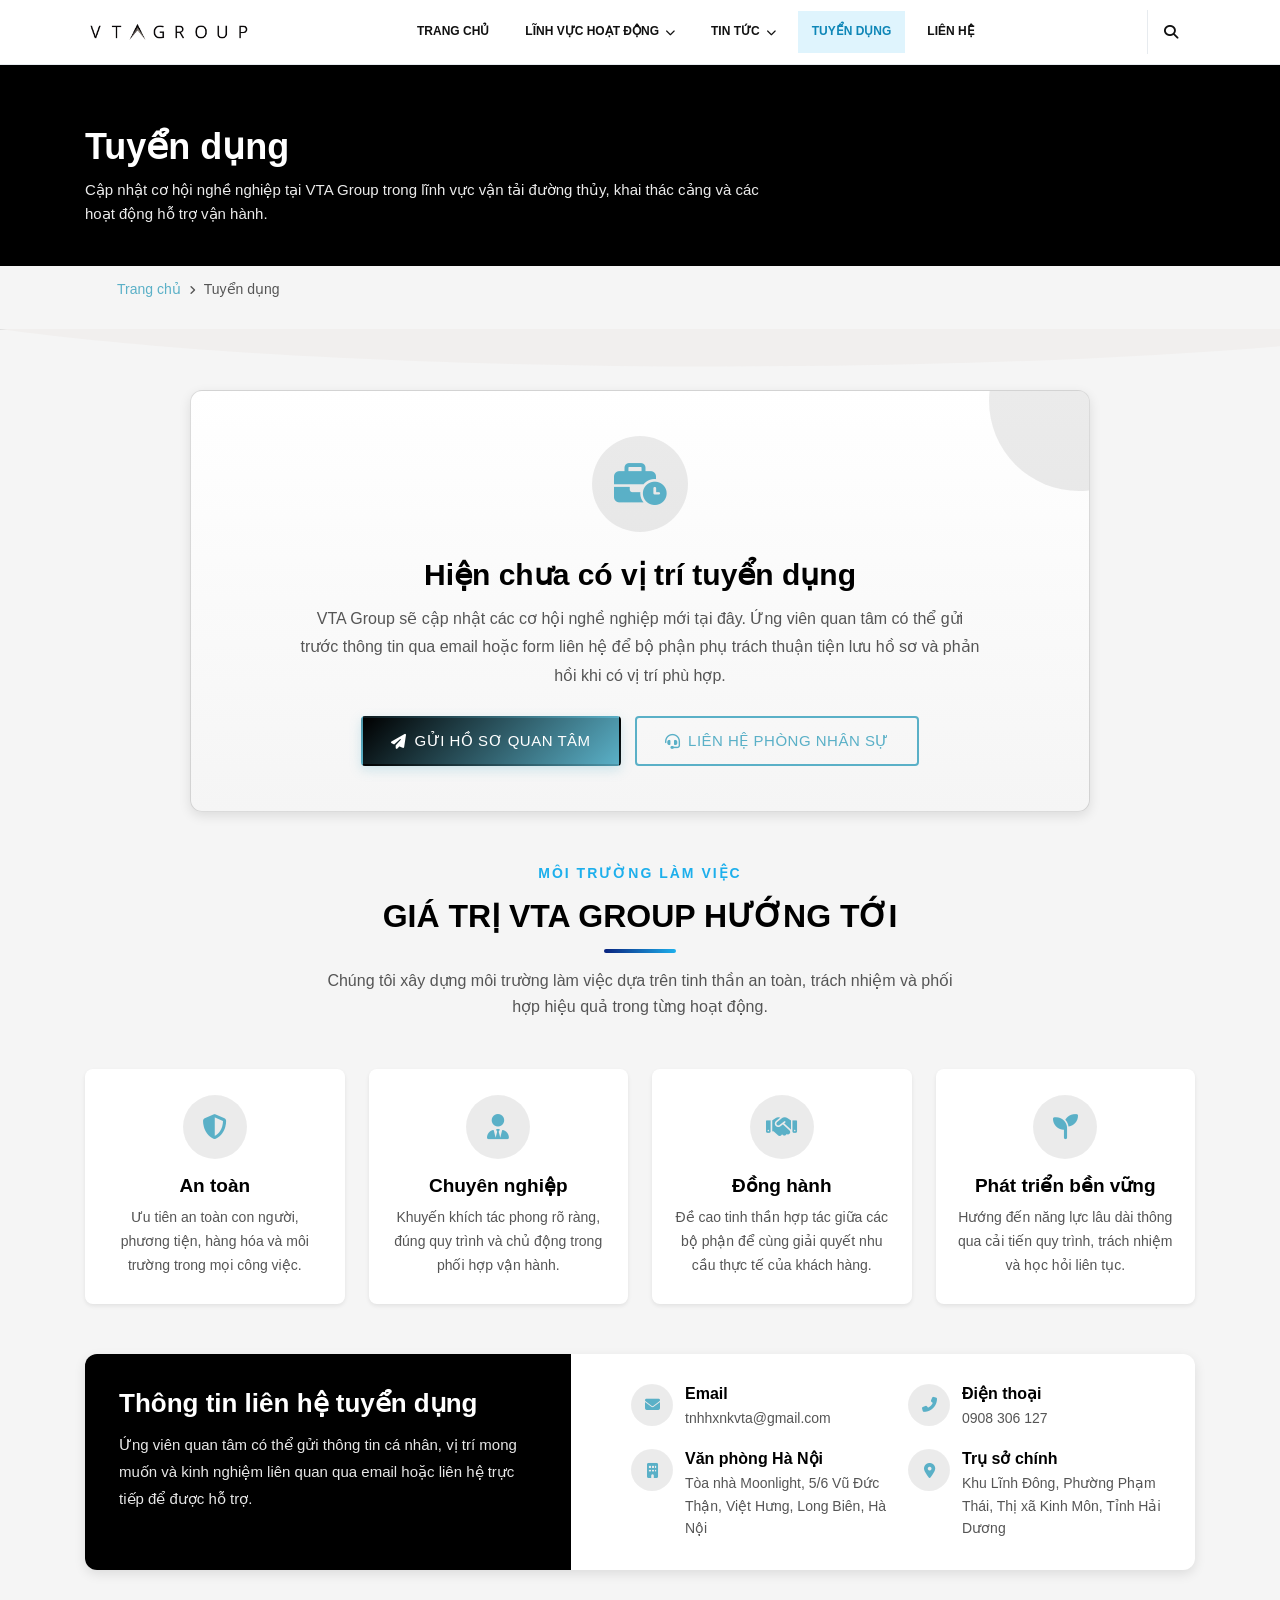
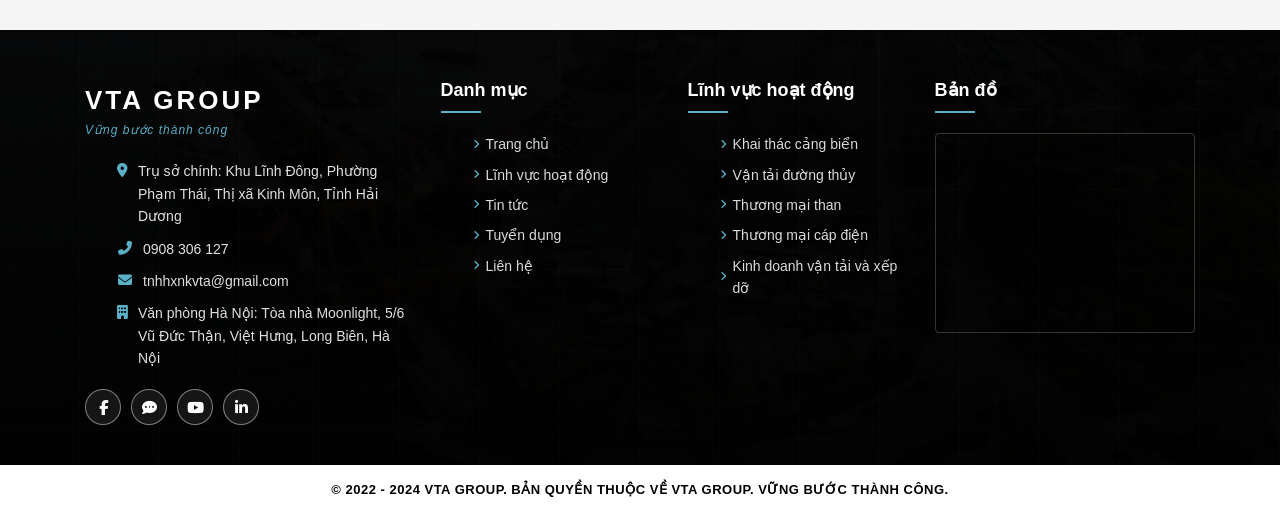
<file: tuyen-dung.html>
<!DOCTYPE html>
<html lang="vi">
<head>
    <meta charset="UTF-8">
    <meta name="viewport" content="width=device-width, initial-scale=1.0">
    <meta name="description" content="Tuyển dụng VTA Group: cập nhật cơ hội nghề nghiệp trong lĩnh vực vận tải đường thủy, khai thác cảng và xếp dỡ.">
    <meta name="keywords" content="VTA Group, tuyển dụng hàng hải, vận tải đường thủy, khai thác cảng, việc làm VTA Group">
    <meta name="author" content="VTA Group">
    <meta name="robots" content="index, follow">
    <link rel="canonical" href="https://vtagroup.vn/tuyen-dung.html">

    <!-- Open Graph -->
    <meta property="og:title" content="Tuyển dụng - VTA Group">
    <meta property="og:description" content="Tuyển dụng VTA Group: cập nhật cơ hội nghề nghiệp trong lĩnh vực vận tải đường thủy, khai thác cảng và xếp dỡ.">
    <meta property="og:type" content="website">
    <meta property="og:url" content="https://vtagroup.vn/tuyen-dung.html">
    <meta property="og:image" content="https://vtagroup.vn/images/banner/banner-1.jpg">
    <meta property="og:image:alt" content="Tàu vận tải của VTA Group trên đường thủy">
    <meta property="og:locale" content="vi_VN">
    <meta property="og:site_name" content="VTA Group">

    <!-- Twitter Card -->
    <meta name="twitter:card" content="summary_large_image">
    <meta name="twitter:title" content="Tuyển dụng - VTA Group">
    <meta name="twitter:description" content="Tuyển dụng VTA Group: cập nhật cơ hội nghề nghiệp trong lĩnh vực vận tải đường thủy, khai thác cảng và xếp dỡ.">
    <meta name="twitter:image" content="https://vtagroup.vn/images/banner/banner-1.jpg">
    <meta name="twitter:image:alt" content="Tàu vận tải của VTA Group trên đường thủy">

    <title>Tuyển dụng - VTA Group</title>
    <link rel="icon" href="images/logo/logo-vta.svg" type="image/svg+xml">

    <!-- Bootstrap 5 -->
    <link href="https://cdn.jsdelivr.net/npm/bootstrap@5.3.3/dist/css/bootstrap.min.css" rel="stylesheet">

    <!-- Font Awesome 6 -->
    <link href="https://cdn.jsdelivr.net/npm/@fortawesome/fontawesome-free@6.5.1/css/all.min.css" rel="stylesheet">

    <!-- Swiper.js -->
    <link href="https://cdn.jsdelivr.net/npm/swiper@11/swiper-bundle.min.css" rel="stylesheet">

    <!-- AOS Animation -->
    <link href="https://cdn.jsdelivr.net/npm/aos@2.3.4/dist/aos.css" rel="stylesheet">

    <!-- Custom CSS -->
    <link href="css/style.css?v=20260731-nav" rel="stylesheet">
    <link href="css/responsive.css?v=20260731-nav" rel="stylesheet">
    <link href="css/animations.css" rel="stylesheet">
    <link href="css/tech-backgrounds.css?v=20260731-nav" rel="stylesheet">

    <style>
        .page-banner {
            background: linear-gradient(135deg, var(--color-primary) 0%, var(--color-accent-darker) 100%);
            padding: 60px 0 40px;
            color: var(--color-white);
        }
        .page-banner h1 {
            font-family: var(--font-secondary);
            font-size: 36px;
            font-weight: 700;
            margin-bottom: 10px;
        }
        .page-banner p {
            max-width: 700px;
            margin-bottom: 0;
            opacity: 0.92;
        }
        .breadcrumb-nav {
            background-color: var(--color-light);
            padding: 12px 0;
            border-bottom: 1px solid var(--color-border);
        }
        .breadcrumb-nav ul {
            display: flex;
            align-items: center;
            gap: 8px;
            font-size: 14px;
        }
        .breadcrumb-nav ul li a {
            color: var(--color-accent);
        }
        .breadcrumb-nav ul li a:hover {
            color: var(--color-primary);
        }
        .breadcrumb-nav ul li::after {
            content: '\f105';
            font-family: 'Font Awesome 6 Free';
            font-weight: 900;
            font-size: 11px;
            margin-left: 8px;
            color: var(--color-text);
        }
        .breadcrumb-nav ul li:last-child::after {
            display: none;
        }
        .breadcrumb-nav ul li:last-child {
            color: var(--color-text);
        }
        .career-empty {
            max-width: 900px;
            margin: 0 auto 50px;
            padding: 45px 35px;
            background: linear-gradient(180deg, var(--color-white) 0%, var(--color-light) 100%);
            border: 1px solid rgba(0, 0, 0, 0.14);
            border-radius: var(--radius-lg);
            box-shadow: var(--shadow-md);
            text-align: center;
            position: relative;
            overflow: hidden;
        }
        .career-empty::before {
            content: '';
            position: absolute;
            top: -80px;
            right: -80px;
            width: 180px;
            height: 180px;
            background-color: rgba(0, 0, 0, 0.08);
            border-radius: 50%;
        }
        .career-empty__icon {
            width: 96px;
            height: 96px;
            display: flex;
            align-items: center;
            justify-content: center;
            margin: 0 auto 25px;
            background-color: rgba(0, 0, 0, 0.08);
            color: var(--color-accent);
            border-radius: 50%;
            font-size: 42px;
        }
        .career-empty h2 {
            font-family: var(--font-secondary);
            font-size: 30px;
            font-weight: 700;
            color: var(--color-primary);
            margin-bottom: 12px;
        }
        .career-empty p {
            max-width: 680px;
            margin: 0 auto 25px;
            color: var(--color-text);
            font-size: 16px;
            line-height: 1.8;
        }
        .career-empty__actions {
            display: flex;
            justify-content: center;
            gap: 14px;
            flex-wrap: wrap;
        }
        .career-values {
            display: grid;
            grid-template-columns: repeat(4, 1fr);
            gap: 24px;
            margin-bottom: 50px;
        }
        .career-value-card {
            background-color: var(--color-white);
            border-radius: var(--radius-md);
            box-shadow: var(--shadow-sm);
            padding: 26px 20px;
            text-align: center;
            transition: var(--transition);
        }
        .career-value-card:hover {
            transform: translateY(-4px);
            box-shadow: var(--shadow-lg);
        }
        .career-value-card__icon {
            width: 64px;
            height: 64px;
            display: flex;
            align-items: center;
            justify-content: center;
            margin: 0 auto 16px;
            background-color: rgba(0, 0, 0, 0.08);
            border-radius: 50%;
            color: var(--color-accent);
            font-size: 25px;
        }
        .career-value-card h3 {
            font-family: var(--font-secondary);
            font-size: 19px;
            font-weight: 700;
            color: var(--color-primary);
            margin-bottom: 8px;
        }
        .career-value-card p {
            color: var(--color-text);
            font-size: 14px;
            line-height: 1.7;
            margin-bottom: 0;
        }
        .career-contact {
            display: grid;
            grid-template-columns: 0.9fr 1.1fr;
            gap: 30px;
            align-items: stretch;
            background-color: var(--color-white);
            border-radius: var(--radius-lg);
            box-shadow: var(--shadow-md);
            overflow: hidden;
        }
        .career-contact__intro {
            padding: 34px;
            background: linear-gradient(135deg, var(--color-primary), var(--color-accent-darker));
            color: var(--color-white);
        }
        .career-contact__intro h2 {
            font-family: var(--font-secondary);
            font-size: 26px;
            font-weight: 700;
            margin-bottom: 12px;
        }
        .career-contact__intro p {
            margin-bottom: 0;
            opacity: 0.9;
            line-height: 1.8;
        }
        .career-contact__list {
            padding: 30px;
            display: grid;
            grid-template-columns: 1fr 1fr;
            gap: 20px;
        }
        .career-contact__item {
            display: flex;
            gap: 12px;
            align-items: flex-start;
        }
        .career-contact__item i {
            width: 42px;
            height: 42px;
            display: flex;
            align-items: center;
            justify-content: center;
            flex-shrink: 0;
            background-color: rgba(0, 0, 0, 0.08);
            border-radius: 50%;
            color: var(--color-accent);
        }
        .career-contact__item h3 {
            font-family: var(--font-secondary);
            font-size: 16px;
            font-weight: 700;
            color: var(--color-primary);
            margin-bottom: 4px;
        }
        .career-contact__item p,
        .career-contact__item a {
            color: var(--color-text);
            font-size: 14px;
            line-height: 1.6;
            margin-bottom: 0;
        }
        .career-contact__item a:hover {
            color: var(--color-accent);
        }
        @media (max-width: 992px) {
            .career-values {
                grid-template-columns: repeat(2, 1fr);
            }
            .career-contact {
                grid-template-columns: 1fr;
            }
        }
        @media (max-width: 576px) {
            .page-banner h1 {
                font-size: 30px;
            }
            .career-empty {
                padding: 35px 20px;
            }
            .career-empty h2 {
                font-size: 24px;
            }
            .career-empty__actions {
                flex-direction: column;
            }
            .career-empty__actions .btn {
                justify-content: center;
            }
            .career-values,
            .career-contact__list {
                grid-template-columns: 1fr;
            }
        }
    </style>
</head>
<body>

    <!-- ========== TOP BAR ========== -->
    <div class="top-bar">
        <div class="container">
            <div class="top-bar__inner">
                <div class="top-bar__welcome">
                    <span>Chào mừng đến với VTA Group</span>
                </div>
                <div class="top-bar__right">
                    <div class="top-bar__contact">
                        <a href="tel:+84908306127"><i class="fas fa-phone-alt"></i> 0908 306 127</a>
                        <a href="mailto:tnhhxnkvta@gmail.com"><i class="fas fa-envelope"></i> tnhhxnkvta@gmail.com</a>
                    </div>
                    <div class="top-bar__social">
                        <span aria-hidden="true"><i class="fab fa-facebook-f"></i></span>
                        <span aria-hidden="true"><i class="fas fa-comment-dots"></i></span>
                        <span aria-hidden="true"><i class="fab fa-youtube"></i></span>
                    </div>
                </div>
            </div>
        </div>
    </div>

    <!-- ========== HEADER ========== -->
    <header class="header" id="header">
        <div class="container">
            <div class="header__inner">
                <div class="header__logo">
                    <a href="index.html">
                        <div class="header__logo-text">
                            <span class="header__logo-name">VTA GROUP</span>
                            <span class="header__logo-slogan">Vững bước thành công</span>
                        </div>
                    </a>
                </div>
                <div class="header__info">
                    <div class="header__info-item">
                        <i class="fas fa-map-marker-alt"></i>
                        <div>
                            <strong>Trụ sở chính</strong>
                            <span>Khu Lĩnh Đông, Phường Phạm Thái, Thị xã Kinh Môn, Tỉnh Hải Dương</span>
                        </div>
                    </div>
                    <div class="header__info-item">
                        <i class="fas fa-clock"></i>
                        <div>
                            <strong>Giờ làm việc</strong>
                            <span>Thứ 2 - Thứ 7: 8:00 - 17:30</span>
                        </div>
                    </div>
                    <div class="header__info-item">
                        <i class="fas fa-phone-alt"></i>
                        <div>
                            <strong>Hotline</strong>
                            <span>0908 306 127</span>
                        </div>
                    </div>
                </div>
            </div>
        </div>
    </header>

    <!-- ========== NAVIGATION ========== -->
    <nav class="main-nav" id="mainNav">
        <div class="container">
            <div class="main-nav__inner">
                <a href="index.html" class="main-nav__brand" aria-label="VTA Group"><img src="images/logo/vta-logo-light-mode.png" alt="VTA Group"></a>
                <button class="main-nav__toggle" id="navToggle" aria-label="Mở menu" aria-controls="navMenu" aria-expanded="false">
                    <span></span>
                    <span></span>
                    <span></span>
                </button>
                <ul class="main-nav__menu" id="navMenu">
                    <li class="main-nav__item">
                        <a href="index.html">TRANG CHỦ</a>
                    </li>
                    <li class="main-nav__item main-nav__item--dropdown">
                        <a href="dich-vu.html" aria-haspopup="true" aria-expanded="false">LĨNH VỰC HOẠT ĐỘNG <i class="fas fa-chevron-down"></i></a>
                        <ul class="main-nav__dropdown main-nav__mega">
                            <li class="main-nav__mega-col"><span class="main-nav__mega-title">Chuỗi vận hành</span><a href="dich-vu.html#khai-thac-cang-bien">Khai thác cảng biển</a><a href="dich-vu.html#van-tai-duong-thuy">Vận tải đường thủy</a></li>
                            <li class="main-nav__mega-col"><span class="main-nav__mega-title">Thương mại & hỗ trợ</span><a href="dich-vu.html#thuong-mai-than">Thương mại than</a><a href="dich-vu.html#thuong-mai-cap-dien">Thương mại cáp điện</a><a href="dich-vu.html#kinh-doanh-van-tai-xep-do">Vận tải và xếp dỡ</a></li>
                            <li class="main-nav__mega-col"><span class="main-nav__mega-title">Theo nhu cầu</span><a href="lien-he.html">Tư vấn tuyến vận chuyển</a><a href="lien-he.html">Yêu cầu báo giá</a><a href="doi-tau.html">Năng lực phương tiện</a></li>
                            <li class="main-nav__mega-card"><span>Giải pháp tích hợp</span><strong>Một đầu mối cho cảng biển, vận tải thủy và xếp dỡ</strong><a href="lien-he.html">Trao đổi nhu cầu <i class="fas fa-arrow-right"></i></a></li>
                        </ul>
                    </li>
                    <li class="main-nav__item main-nav__item--dropdown">
                        <a href="tin-tuc.html" aria-haspopup="true" aria-expanded="false">TIN TỨC <i class="fas fa-chevron-down"></i></a>
                        <ul class="main-nav__dropdown">
                            <li><a href="tin-tuc.html#tin-cong-ty">Tin công ty</a></li>
                            <li><a href="tin-tuc.html#tin-nganh">Tin ngành hàng hải</a></li>
                        </ul>
                    </li>
                    <li class="main-nav__item active">
                        <a href="tuyen-dung.html">TUYỂN DỤNG</a>
                    </li>
                    <li class="main-nav__item">
                        <a href="lien-he.html">LIÊN HỆ</a>
                    </li>
                </ul>
                <div class="main-nav__search" data-nav-search>
                    <form action="tin-tuc.html" method="get" role="search">
                        <label class="visually-hidden" for="siteSearch">Tìm kiếm</label>
                        <input type="search" id="siteSearch" name="q" placeholder="Tìm kiếm..." autocomplete="off">
                        <button type="submit" aria-label="Mở tìm kiếm" aria-expanded="false">
                            <i class="fas fa-search" aria-hidden="true"></i>
                        </button>
                    </form>
                </div>
            </div>
        </div>
    </nav>

    <main>
        <!-- ========== PAGE BANNER ========== -->
        <section class="page-banner">
            <div class="container">
                <h1>Tuyển dụng</h1>
                <p>Cập nhật cơ hội nghề nghiệp tại VTA Group trong lĩnh vực vận tải đường thủy, khai thác cảng và các hoạt động hỗ trợ vận hành.</p>
            </div>
        </section>

        <!-- ========== BREADCRUMB ========== -->
        <div class="breadcrumb-nav">
            <div class="container">
                <ul>
                    <li><a href="index.html">Trang chủ</a></li>
                    <li>Tuyển dụng</li>
                </ul>
            </div>
        </div>

        <!-- ========== CAREER CONTENT ========== -->
        <section class="section section--gray">
            <div class="container">
                <div class="career-empty" data-aos="fade-up">
                    <div class="career-empty__icon" aria-hidden="true">
                        <i class="fas fa-business-time"></i>
                    </div>
                    <h2>Hiện chưa có vị trí tuyển dụng</h2>
                    <p>VTA Group sẽ cập nhật các cơ hội nghề nghiệp mới tại đây. Ứng viên quan tâm có thể gửi trước thông tin qua email hoặc form liên hệ để bộ phận phụ trách thuận tiện lưu hồ sơ và phản hồi khi có vị trí phù hợp.</p>
                    <div class="career-empty__actions">
                        <a href="mailto:tnhhxnkvta@gmail.com?subject=Ung%20tuyen%20VTA%20Group" class="btn btn--primary"><i class="fas fa-paper-plane"></i> Gửi hồ sơ quan tâm</a>
                        <a href="lien-he.html" class="btn btn--outline"><i class="fas fa-headset"></i> Liên hệ phòng nhân sự</a>
                    </div>
                </div>

                <div class="section__header" data-aos="fade-up">
                    <div class="section__label">Môi trường làm việc</div>
                    <h2 class="section__title">Giá trị VTA Group hướng tới</h2>
                    <p class="section__desc">Chúng tôi xây dựng môi trường làm việc dựa trên tinh thần an toàn, trách nhiệm và phối hợp hiệu quả trong từng hoạt động.</p>
                </div>

                <div class="career-values">
                    <article class="career-value-card" data-aos="fade-up" data-aos-delay="100">
                        <div class="career-value-card__icon" aria-hidden="true">
                            <i class="fas fa-shield-halved"></i>
                        </div>
                        <h3>An toàn</h3>
                        <p>Ưu tiên an toàn con người, phương tiện, hàng hóa và môi trường trong mọi công việc.</p>
                    </article>
                    <article class="career-value-card" data-aos="fade-up" data-aos-delay="200">
                        <div class="career-value-card__icon" aria-hidden="true">
                            <i class="fas fa-user-tie"></i>
                        </div>
                        <h3>Chuyên nghiệp</h3>
                        <p>Khuyến khích tác phong rõ ràng, đúng quy trình và chủ động trong phối hợp vận hành.</p>
                    </article>
                    <article class="career-value-card" data-aos="fade-up" data-aos-delay="300">
                        <div class="career-value-card__icon" aria-hidden="true">
                            <i class="fas fa-handshake"></i>
                        </div>
                        <h3>Đồng hành</h3>
                        <p>Đề cao tinh thần hợp tác giữa các bộ phận để cùng giải quyết nhu cầu thực tế của khách hàng.</p>
                    </article>
                    <article class="career-value-card" data-aos="fade-up" data-aos-delay="400">
                        <div class="career-value-card__icon" aria-hidden="true">
                            <i class="fas fa-seedling"></i>
                        </div>
                        <h3>Phát triển bền vững</h3>
                        <p>Hướng đến năng lực lâu dài thông qua cải tiến quy trình, trách nhiệm và học hỏi liên tục.</p>
                    </article>
                </div>

                <section class="career-contact" aria-labelledby="career-contact-title" data-aos="fade-up">
                    <div class="career-contact__intro">
                        <h2 id="career-contact-title">Thông tin liên hệ tuyển dụng</h2>
                        <p>Ứng viên quan tâm có thể gửi thông tin cá nhân, vị trí mong muốn và kinh nghiệm liên quan qua email hoặc liên hệ trực tiếp để được hỗ trợ.</p>
                    </div>
                    <div class="career-contact__list">
                        <div class="career-contact__item">
                            <i class="fas fa-envelope" aria-hidden="true"></i>
                            <div>
                                <h3>Email</h3>
                                <p><a href="mailto:tnhhxnkvta@gmail.com">tnhhxnkvta@gmail.com</a></p>
                            </div>
                        </div>
                        <div class="career-contact__item">
                            <i class="fas fa-phone-alt" aria-hidden="true"></i>
                            <div>
                                <h3>Điện thoại</h3>
                                <p><a href="tel:+84908306127">0908 306 127</a></p>
                            </div>
                        </div>
                        <div class="career-contact__item">
                            <i class="fas fa-building" aria-hidden="true"></i>
                            <div>
                                <h3>Văn phòng Hà Nội</h3>
                                <p>Tòa nhà Moonlight, 5/6 Vũ Đức Thận, Việt Hưng, Long Biên, Hà Nội</p>
                            </div>
                        </div>
                        <div class="career-contact__item">
                            <i class="fas fa-map-marker-alt" aria-hidden="true"></i>
                            <div>
                                <h3>Trụ sở chính</h3>
                                <p>Khu Lĩnh Đông, Phường Phạm Thái, Thị xã Kinh Môn, Tỉnh Hải Dương</p>
                            </div>
                        </div>
                    </div>
                </section>
            </div>
        </section>
    </main>

    <!-- ========== FOOTER ========== -->
    <footer class="footer">
        <div class="container">
            <div class="footer__inner">
                <div class="footer__col footer__col--info">
                    <div class="footer__logo">
                        <span class="footer__logo-name">VTA GROUP</span>
                        <span class="footer__logo-slogan">Vững bước thành công</span>
                    </div>
                    <ul class="footer__contact">
                        <li>
                            <i class="fas fa-map-marker-alt"></i>
                            <span>Trụ sở chính: Khu Lĩnh Đông, Phường Phạm Thái, Thị xã Kinh Môn, Tỉnh Hải Dương</span>
                        </li>
                        <li>
                            <i class="fas fa-phone-alt"></i>
                            <span>0908 306 127</span>
                        </li>
                        <li>
                            <i class="fas fa-envelope"></i>
                            <span>tnhhxnkvta@gmail.com</span>
                        </li>
                        <li>
                            <i class="fas fa-building"></i>
                            <span>Văn phòng Hà Nội: Tòa nhà Moonlight, 5/6 Vũ Đức Thận, Việt Hưng, Long Biên, Hà Nội</span>
                        </li>
                    </ul>
                    <div class="footer__social">
                        <span aria-hidden="true"><i class="fab fa-facebook-f"></i></span>
                        <span aria-hidden="true"><i class="fas fa-comment-dots"></i></span>
                        <span aria-hidden="true"><i class="fab fa-youtube"></i></span>
                        <span aria-hidden="true"><i class="fab fa-linkedin-in"></i></span>
                    </div>
                </div>
                <div class="footer__col footer__col--links">
                    <h3 class="footer__title">Danh mục</h3>
                    <ul class="footer__menu">
                        <li><a href="index.html">Trang chủ</a></li>
                        <li><a href="dich-vu.html">Lĩnh vực hoạt động</a></li>
                        <li><a href="tin-tuc.html">Tin tức</a></li>
                        <li><a href="tuyen-dung.html">Tuyển dụng</a></li>
                        <li><a href="lien-he.html">Liên hệ</a></li>
                    </ul>
                </div>
                <div class="footer__col footer__col--services">
                    <h3 class="footer__title">Lĩnh vực hoạt động</h3>
                    <ul class="footer__menu">
                        <li><a href="dich-vu.html#khai-thac-cang-bien">Khai thác cảng biển</a></li>
                        <li><a href="dich-vu.html#van-tai-duong-thuy">Vận tải đường thủy</a></li>
                        <li><a href="dich-vu.html#thuong-mai-than">Thương mại than</a></li>
                        <li><a href="dich-vu.html#thuong-mai-cap-dien">Thương mại cáp điện</a></li>
                        <li><a href="dich-vu.html#kinh-doanh-van-tai-xep-do">Kinh doanh vận tải và xếp dỡ</a></li>
                    </ul>
                </div>
                <div class="footer__col footer__col--map">
                    <h3 class="footer__title">Bản đồ</h3>
                    <div class="footer__map">
                        <iframe
                            src="https://www.google.com/maps/embed?pb=!1m18!1m12!1m3!1d59587.97785448771!2d106.2841962!3d20.9373413!2m3!1f0!2f0!3f0!3m2!1i1024!2i768!4f13.1!3m3!1m2!1s0x31359b7e7d0c5f15%3A0x2b1e7f5c5b7f7c0a!2zSOG6o2kgRMawxqFuZw!5e0!3m2!1svi!2svn!4v1700000000000"
                            width="100%"
                            height="200"
                            style="border:0;"
                            allowfullscreen=""
                            loading="lazy"
                            referrerpolicy="no-referrer-when-downgrade"
                            title="Bản đồ VTA Group">
                        </iframe>
                    </div>
                </div>
            </div>
        </div>
        <div class="copyright">
            <div class="container">
                <p>&copy; 2022 - 2024 VTA Group. Bản quyền thuộc về VTA Group. Vững bước thành công.</p>
            </div>
        </div>
    </footer>

    <!-- ========== BACK TO TOP ========== -->
    <button class="back-to-top" id="backToTop" aria-label="Về đầu trang">
        <i class="fas fa-chevron-up"></i>
    </button>

    <!-- ========== SCRIPTS ========== -->
    <script src="https://cdn.jsdelivr.net/npm/bootstrap@5.3.3/dist/js/bootstrap.bundle.min.js"></script>
    <script src="https://cdn.jsdelivr.net/npm/swiper@11/swiper-bundle.min.js"></script>
    <script src="https://cdn.jsdelivr.net/npm/aos@2.3.4/dist/aos.js"></script>
    <script src="js/main.js"></script>
</body>
</html>
</file>
<file: css/style.css>
/* ============================================
   VTA Group - Main Stylesheet
   Color Scheme: Black and White
   Font: Helvetica Neue, Helvetica, Arial
   ============================================ */

/* ---- CSS Custom Properties ---- */
:root {
    --color-black: #000000;
    --color-primary: #000000;
    --color-accent: #5AB0C7;
    --color-accent-dark: #3D91A7;
    --color-accent-darker: #000000;
    --color-dark: #000000;
    --color-text: #555555;
    --color-light: #F5F5F5;
    --color-lighter: #EDEDED;
    --color-white: #FFFFFF;
    --color-footer-text: rgba(255, 255, 255, 0.78);
    --color-border: #DDDDDD;
    --color-red: #000000;

    --font-primary: 'Helvetica Neue', Helvetica, Arial, sans-serif;
    --font-secondary: 'Helvetica Neue', Helvetica, Arial, sans-serif;

    --container-width: 1140px;
    --header-height: 0px;
    --nav-height: 50px;
    --top-bar-height: 40px;

    --shadow-sm: 0 2px 4px rgba(0,0,0,0.08);
    --shadow-md: 0 4px 12px rgba(0,0,0,0.1);
    --shadow-lg: 0 8px 24px rgba(0,0,0,0.12);

    --radius-sm: 4px;
    --radius-md: 8px;
    --radius-lg: 12px;

    --transition: all 0.3s ease;
}

/* ---- Reset & Base ---- */
*,
*::before,
*::after {
    margin: 0;
    padding: 0;
    box-sizing: border-box;
}

html {
    scroll-behavior: smooth;
}

body {
    font-family: var(--font-primary);
    font-size: 15px;
    line-height: 1.6;
    color: var(--color-dark);
    background-color: var(--color-white);
    overflow-x: hidden;
}

.top-bar,
.header {
    display: none;
}

a {
    text-decoration: none;
    color: inherit;
    transition: var(--transition);
}

a:hover {
    color: var(--color-accent);
}

:focus-visible {
    outline: 3px solid var(--color-accent);
    outline-offset: 3px;
}

img {
    max-width: 100%;
    height: auto;
    display: block;
}

ul {
    list-style: none;
}

.container {
    max-width: var(--container-width);
    margin: 0 auto;
    padding: 0 15px;
}

/* ---- Section Common ---- */
.section {
    padding: 60px 0;
}

.section--gray {
    background-color: var(--color-light);
}

.section__header {
    display: flex;
    flex-direction: column;
    align-items: center;
    text-align: center;
    margin-bottom: 50px;
}

.section__label {
    display: inline-block;
    font-family: var(--font-secondary);
    font-size: 14px;
    font-weight: 700;
    color: #1dafec;
    text-transform: uppercase;
    letter-spacing: 2px;
    margin-bottom: 12px;
}

.section__title {
    font-family: var(--font-secondary);
    font-size: 32px;
    font-weight: 700;
    color: var(--color-primary);
    text-transform: uppercase;
    margin-bottom: 15px;
}

.section__subtitle {
    font-size: 18px;
    color: var(--color-accent);
    font-weight: 400;
    margin-bottom: 20px;
}

.section__desc {
    font-size: 16px;
    color: var(--color-text);
    max-width: 650px;
    margin: 0 auto;
}

/* ---- Buttons ---- */
.btn {
    display: inline-flex;
    align-items: center;
    gap: 8px;
    padding: 12px 28px;
    font-family: var(--font-primary);
    font-size: 15px;
    font-weight: 500;
    border-radius: var(--radius-sm);
    border: 2px solid transparent;
    cursor: pointer;
    transition: var(--transition);
    text-transform: uppercase;
    letter-spacing: 0.5px;
}

.btn--primary {
    background-color: var(--color-accent);
    color: var(--color-white);
    border-color: var(--color-accent);
}

.btn--primary:hover {
    background-color: var(--color-accent-dark);
    border-color: var(--color-accent-dark);
    color: var(--color-white);
}

.btn--outline {
    background-color: transparent;
    color: var(--color-accent);
    border-color: var(--color-accent);
}

.btn--outline:hover {
    background-color: var(--color-accent);
    color: var(--color-white);
}

.btn--white {
    background-color: var(--color-white);
    color: var(--color-primary);
    border-color: var(--color-white);
}

.btn--white:hover {
    background-color: transparent;
    color: var(--color-white);
    border-color: var(--color-white);
}

.btn--outline-white {
    background-color: transparent;
    color: var(--color-white);
    border-color: var(--color-white);
}

.btn--outline-white:hover {
    background-color: var(--color-white);
    color: var(--color-primary);
}

/* ============================================
   TOP BAR
   ============================================ */
.top-bar {
    background-color: var(--color-primary);
    height: var(--top-bar-height);
    color: var(--color-white);
    font-size: 13px;
}

.top-bar__inner {
    display: flex;
    align-items: center;
    justify-content: space-between;
    height: var(--top-bar-height);
}

.top-bar__right {
    display: flex;
    align-items: center;
    gap: 20px;
}

.top-bar__contact {
    display: flex;
    gap: 20px;
}

.top-bar__contact a {
    color: rgba(255,255,255,0.8);
    font-size: 13px;
}

.top-bar__contact a:hover {
    color: var(--color-white);
}

.top-bar__contact i {
    margin-right: 5px;
}

.top-bar__social {
    display: flex;
    gap: 10px;
}

.top-bar__social span {
    display: flex;
    align-items: center;
    justify-content: center;
    width: 28px;
    height: 28px;
    border-radius: 50%;
    background-color: rgba(255,255,255,0.15);
    color: var(--color-white);
    font-size: 12px;
}

/* ============================================
   HEADER
   ============================================ */
.header {
    background-color: var(--color-white);
    padding: 15px 0;
    box-shadow: var(--shadow-sm);
}

.header__inner {
    display: flex;
    align-items: center;
    justify-content: space-between;
}

.header__logo a {
    display: flex;
    align-items: center;
    gap: 12px;
}

.header__logo-text {
    display: flex;
    flex-direction: column;
}

.header__logo-name {
    font-family: var(--font-secondary);
    font-size: 32px;
    font-weight: 700;
    color: var(--color-primary);
    letter-spacing: 3px;
    line-height: 1.1;
}

.header__logo-slogan {
    font-size: 13px;
    color: var(--color-accent);
    font-style: italic;
    letter-spacing: 1px;
}

.header__info {
    display: flex;
    gap: 30px;
}

.header__info-item {
    display: flex;
    align-items: center;
    gap: 12px;
}

.header__info-item i {
    font-size: 24px;
    color: var(--color-accent);
}

.header__info-item strong {
    display: block;
    font-size: 14px;
    color: var(--color-primary);
}

.header__info-item span {
    font-size: 13px;
    color: var(--color-text);
}

/* ============================================
   NAVIGATION
   ============================================ */
.main-nav {
    background: var(--color-white);
    position: sticky;
    top: 0;
    z-index: 1100;
    border-bottom: 1px solid #e7ebef;
    box-shadow: none;
    margin-bottom: 0;
}

.main-nav.sticky {
    position: fixed;
    top: 0;
    left: 0;
    right: 0;
    background: var(--color-white);
    box-shadow: 0 10px 28px rgba(0, 0, 0, 0.08);
    animation: slideDown 0.3s ease;
    margin-bottom: 0;
}

@keyframes slideDown {
    from { transform: translateY(-100%); }
    to { transform: translateY(0); }
}

.main-nav__inner {
    display: flex;
    align-items: center;
    justify-content: flex-start;
    min-height: 64px;
    gap: 24px;
}

.main-nav__brand {
    flex: 0 0 auto;
    display: inline-flex;
    align-items: center;
    width: 166px;
    height: 34px;
    padding: 0;
    white-space: nowrap;
}

.main-nav__brand img {
    width: 100%;
    height: 100%;
    object-fit: contain;
    object-position: left center;
}

.main-nav__brand:hover,
.main-nav__brand:focus-visible {
    opacity: 0.78;
}

.main-nav__toggle {
    display: none;
    flex-direction: column;
    gap: 5px;
    background: var(--color-white);
    border: 1px solid var(--color-border);
    border-radius: 999px;
    cursor: pointer;
    padding: 10px;
}

.main-nav__toggle span {
    display: block;
    width: 25px;
    height: 3px;
    background-color: var(--color-dark);
    border-radius: 2px;
    transition: var(--transition);
}

.main-nav__menu {
    display: flex;
    align-items: center;
    gap: 8px;
    flex: 0 0 auto;
    justify-content: flex-start;
    margin: 0 0 0 clamp(56px, 10vw, 160px);
    padding: 0;
}

.main-nav__item {
    position: static;
}

.main-nav__item > a {
    display: flex;
    align-items: center;
    gap: 6px;
    min-height: 42px;
    padding: 0 14px;
    font-size: 12px;
    font-weight: 700;
    text-transform: uppercase;
    color: #111111;
    letter-spacing: 0;
    border-radius: 0;
    position: relative;
    overflow: hidden;
}

.main-nav__item > a::after {
    display: none;
}

.main-nav__item > a:hover,
.main-nav__item.active > a {
    color: #0e86b7;
    background: rgba(29, 175, 236, 0.14);
}

.main-nav__item > a i {
    font-size: 10px;
    transition: transform 0.3s ease;
}

.main-nav__item--dropdown:hover > a i,
.main-nav__item--dropdown:focus-within > a i,
.main-nav__item--dropdown.open > a i {
    transform: rotate(180deg);
}

/* Dropdown */
.main-nav__dropdown {
    position: absolute;
    top: calc(100% + 2px);
    left: 50%;
    min-width: 280px;
    background: var(--color-white);
    box-shadow: 0 24px 60px rgba(9, 34, 126, 0.14);
    opacity: 0;
    visibility: hidden;
    transform: translate(-50%, 14px);
    transition: var(--transition);
    z-index: 100;
    border: 1px solid rgba(9, 34, 126, 0.12);
    border-radius: 0 0 24px 24px;
    overflow: hidden;
}

.main-nav__item--dropdown:hover .main-nav__dropdown {
    opacity: 1;
    visibility: visible;
    transform: translate(-50%, 0);
}

.main-nav__item--dropdown:focus-within .main-nav__dropdown {
    opacity: 1;
    visibility: visible;
    transform: translate(-50%, 0);
}

.main-nav__dropdown li a {
    display: block;
    padding: 12px 18px;
    color: var(--color-dark);
    font-size: 14px;
    border-bottom: 1px solid rgba(9, 34, 126, 0.08);
}

.main-nav__dropdown li a:hover {
    background-color: rgba(29, 175, 236, 0.12);
    color: #09227e;
    padding-left: 24px;
}

.main-nav__dropdown li:last-child a {
    border-bottom: none;
}

.main-nav__mega {
    left: 50%;
    width: min(1040px, calc(100vw - 48px));
    padding: 26px;
    display: grid;
    grid-template-columns: 1fr 1fr 1fr 1.35fr;
    gap: 22px;
    background: var(--color-white);
    border: 1px solid rgba(9, 34, 126, 0.12);
    border-radius: 0 0 24px 24px;
    transform: translate(-50%, 14px);
}

.main-nav__item--dropdown:hover .main-nav__mega,
.main-nav__item--dropdown:focus-within .main-nav__mega {
    transform: translate(-50%, 0);
}

.main-nav__mega-col {
    padding: 0;
}

.main-nav__mega-col::before {
    content: '';
    display: block;
    width: 38px;
    height: 2px;
    margin-bottom: 12px;
    background: #1dafec;
}

.main-nav__mega-title {
    display: block;
    margin-bottom: 12px;
    color: #09227e;
    font-family: var(--font-secondary);
    font-size: 13px;
    font-weight: 700;
    letter-spacing: 1.2px;
    text-transform: uppercase;
}

.main-nav__mega .main-nav__mega-col a {
    border-bottom-color: rgba(9, 34, 126, 0.08);
    border-radius: var(--radius-sm);
    padding-left: 0;
    background: transparent;
}

.main-nav__mega .main-nav__mega-col a:hover,
.main-nav__mega .main-nav__mega-col a:focus-visible {
    padding-left: 10px;
    background: rgba(29, 175, 236, 0.1);
    color: #09227e;
}

.main-nav__mega-card {
    min-height: 170px;
    padding: 22px;
    display: flex;
    flex-direction: column;
    justify-content: flex-end;
    background: linear-gradient(145deg, rgba(255, 255, 255, 0.9), rgba(232, 247, 253, 0.86)), url('../images/services/van-tai-duong-bien.jpg') center/cover;
    border: 1px solid rgba(9, 34, 126, 0.12);
    border-radius: var(--radius-md);
    overflow: hidden;
    position: relative;
}

.main-nav__mega-card::before {
    content: '';
    position: absolute;
    inset: 0;
    background: linear-gradient(to top, rgba(255, 255, 255, 0.82), rgba(255, 255, 255, 0.48));
}

.main-nav__mega-card > * {
    position: relative;
    z-index: 1;
}

.main-nav__mega-card span {
    color: #0e86b7;
    font-size: 12px;
    font-weight: 700;
    letter-spacing: 1px;
    text-transform: uppercase;
}

.main-nav__mega-card strong {
    margin: 8px 0 12px;
    color: #09227e;
    font-family: var(--font-secondary);
    font-size: 22px;
    line-height: 1.2;
}

.main-nav__mega-card a {
    display: inline-flex;
    gap: 8px;
    align-items: center;
    color: #0e86b7;
    font-weight: 700;
}

/* Search */
.main-nav__search {
    position: relative;
    display: flex;
    align-items: center;
    gap: 0;
    flex: 0 0 48px;
    width: 48px;
    height: 44px;
    margin-left: auto;
    border-left: 1px solid #e7ebef;
    transition: var(--transition);
}

.main-nav__search:hover,
.main-nav__search:focus-within,
.main-nav__search.is-open {
    flex-basis: 240px;
    width: 240px;
}

.main-nav__search form {
    display: flex;
    align-items: center;
    position: relative;
    width: 100%;
    height: 44px;
}

.main-nav__search input {
    position: absolute;
    top: 0;
    right: 0;
    width: 44px;
    min-width: 44px;
    height: 44px;
    padding: 0 40px 0 0;
    border: 1px solid transparent;
    border-radius: 999px;
    font-size: 13px;
    font-family: var(--font-primary);
    background-color: var(--color-white);
    color: var(--color-dark);
    outline: none;
    opacity: 0;
    pointer-events: none;
    transition: var(--transition);
    z-index: 1;
}

.main-nav__search:hover input,
.main-nav__search:focus-within input,
.main-nav__search.is-open input {
    width: 100%;
    min-width: 180px;
    padding: 0 46px 0 15px;
    border-color: rgba(9, 34, 126, 0.16);
    opacity: 1;
    pointer-events: auto;
    box-shadow: 0 10px 24px rgba(0, 0, 0, 0.08);
}

.main-nav__search input::placeholder {
    color: var(--color-text);
}

.main-nav__search button {
    position: absolute;
    right: 0;
    top: 0;
    transform: none;
    width: 48px;
    height: 44px;
    display: inline-flex;
    align-items: center;
    justify-content: center;
    background: transparent;
    border: none;
    border-radius: 999px;
    color: #111111;
    cursor: pointer;
    font-size: 14px;
    z-index: 2;
}

.main-nav__search button:hover,
.main-nav__search button:focus-visible {
    color: #0e86b7;
    background: transparent;
}

/* ============================================
   HERO SLIDER
   ============================================ */
.hero-slider {
    position: relative;
    overflow: hidden;
}

.hero-slider__slide {
    height: 550px;
    background-size: cover;
    background-position: center;
    background-repeat: no-repeat;
    display: flex;
    align-items: center;
    position: relative;
    background-color: var(--color-primary);
}

.hero-slider__slide--video {
    background-image: url('../images/banner/banner-1.jpg');
}

.hero-slider__video {
    position: absolute;
    inset: 0;
    width: 100%;
    height: 100%;
    object-fit: cover;
    pointer-events: none;
    z-index: 0;
}

.hero-slider__overlay {
    position: absolute;
    inset: 0;
    background: linear-gradient(to right, rgba(0, 0, 0, 0.78) 0%, rgba(0, 0, 0, 0.42) 52%, rgba(0, 0, 0, 0.18) 100%);
    z-index: 1;
}

.hero-slider__motion {
    position: absolute;
    inset: 0;
    z-index: 1;
    pointer-events: none;
    background:
        radial-gradient(circle at 76% 22%, rgba(90, 176, 199, 0.24), transparent 28%),
        linear-gradient(115deg, transparent 0%, rgba(255, 255, 255, 0.13) 44%, transparent 68%);
    mix-blend-mode: screen;
    transform: translateX(-34%);
    animation: heroMotionSweep 8s ease-in-out infinite;
}

.hero-slider__content {
    position: relative;
    z-index: 2;
    max-width: 600px;
    color: var(--color-white);
}

.hero-slider__content h2 {
    font-family: var(--font-secondary);
    font-size: 18px;
    font-weight: 400;
    text-transform: uppercase;
    letter-spacing: 3px;
    margin-bottom: 10px;
    color: var(--color-white);
}

.hero-slider__content h1 {
    font-family: var(--font-secondary);
    font-size: 42px;
    font-weight: 700;
    line-height: 1.2;
    margin-bottom: 15px;
}

.hero-slider__content p {
    font-size: 17px;
    margin-bottom: 25px;
    opacity: 0.9;
    line-height: 1.7;
}

.hero-slider__actions {
    display: flex;
    flex-wrap: wrap;
    gap: 14px;
}

.hero-slider__content--reveal > * {
    opacity: 0;
    transform: translateY(18px);
    animation: heroTextReveal 0.7s ease forwards;
}

.hero-slider__content--reveal > *:nth-child(1) { animation-delay: 0.1s; }
.hero-slider__content--reveal > *:nth-child(2) { animation-delay: 0.22s; }
.hero-slider__content--reveal > *:nth-child(3) { animation-delay: 0.34s; }
.hero-slider__content--reveal > *:nth-child(4) { animation-delay: 0.46s; }

/* ============================================
   IMPACT STORY
   ============================================ */
.impact-story {
    position: relative;
    overflow: hidden;
    padding: 90px 0;
    color: var(--color-white);
    background: #000000;
}

.impact-story__media {
    position: absolute;
    inset: 0;
    background: linear-gradient(90deg, rgba(0,0,0,0.92), rgba(0,0,0,0.54)), url('../images/banner/banner-1.jpg') center/cover fixed;
    transform: scale(1.04);
}

.impact-story__inner {
    position: relative;
    z-index: 1;
    display: grid;
    grid-template-columns: 0.9fr 1.1fr;
    gap: 46px;
    align-items: start;
}

.impact-story__sticky {
    position: sticky;
    top: 92px;
}

.impact-story__sticky h2 {
    max-width: 520px;
    margin-bottom: 18px;
    color: var(--color-white);
    font-family: var(--font-secondary);
    font-size: 38px;
    line-height: 1.16;
}

.impact-story__sticky p {
    max-width: 520px;
    margin-bottom: 26px;
    color: rgba(255, 255, 255, 0.78);
    font-size: 16px;
    line-height: 1.8;
}

.impact-story__cards {
    display: grid;
    gap: 18px;
}

.impact-card {
    min-height: 190px;
    padding: 28px;
    background: rgba(255, 255, 255, 0.09);
    border: 1px solid rgba(255, 255, 255, 0.16);
    border-radius: var(--radius-lg);
    backdrop-filter: blur(12px);
    transition: var(--transition);
}

.impact-card:hover,
.impact-card:focus-within {
    transform: translateY(-6px);
    background: rgba(90, 176, 199, 0.16);
    border-color: rgba(90, 176, 199, 0.42);
}

.impact-card span {
    color: var(--color-accent);
    font-family: var(--font-secondary);
    font-size: 34px;
    font-weight: 700;
}

.impact-card h3 {
    margin: 10px 0;
    color: var(--color-white);
    font-family: var(--font-secondary);
    font-size: 24px;
}

.impact-card p {
    margin: 0;
    color: rgba(255, 255, 255, 0.76);
    line-height: 1.75;
}

.hero-swiper .swiper-pagination-bullet {
    width: 12px;
    height: 12px;
    background-color: var(--color-white);
    opacity: 0.5;
}

.hero-swiper .swiper-pagination-bullet-active {
    background-color: var(--color-accent);
    opacity: 1;
}

.hero-swiper .swiper-button-prev,
.hero-swiper .swiper-button-next {
    color: var(--color-white);
    width: 50px;
    height: 50px;
    background-color: rgba(0,0,0,0.3);
    border-radius: 50%;
}

.hero-swiper .swiper-button-prev::after,
.hero-swiper .swiper-button-next::after {
    font-size: 20px;
}

.hero-swiper .swiper-button-prev:hover,
.hero-swiper .swiper-button-next:hover {
    background-color: var(--color-accent);
}

/* ============================================
   ABOUT SECTION
   ============================================ */
.about__inner {
    display: grid;
    grid-template-columns: 1fr 1fr;
    gap: 50px;
    align-items: center;
}

.about__content .section__title {
    text-align: left;
}

.about .section__title {
    max-width: 820px;
    margin-left: auto;
    margin-right: auto;
    font-family: var(--font-primary);
    line-height: 1.3;
    letter-spacing: 0;
    text-transform: none;
}

.about__content .section__label {
    text-align: left;
}

.about__content p {
    color: var(--color-text);
    margin-bottom: 15px;
    font-size: 15px;
    line-height: 1.8;
}

.about__stats {
    display: grid;
    grid-template-columns: repeat(4, 1fr);
    gap: 15px;
    margin: 30px 0;
    padding: 25px 0;
    border-top: 1px solid var(--color-border);
    border-bottom: 1px solid var(--color-border);
}

.about__stat {
    text-align: center;
}

.about__stat-number {
    display: block;
    font-family: var(--font-secondary);
    font-size: 28px;
    font-weight: 700;
    color: var(--color-accent);
    line-height: 1;
}

.about__stat-suffix {
    font-family: var(--font-secondary);
    font-size: 20px;
    font-weight: 700;
    color: var(--color-accent);
}

.about__stat-label {
    display: block;
    font-size: 12px;
    color: var(--color-text);
    margin-top: 5px;
    text-transform: uppercase;
    letter-spacing: 0.5px;
}

.about__image-wrapper {
    position: relative;
    border-radius: var(--radius-md);
    overflow: hidden;
}

.about__image-wrapper img {
    width: 100%;
    height: 400px;
    object-fit: cover;
    /* Placeholder */
    background: linear-gradient(135deg, var(--color-accent) 0%, var(--color-primary) 100%);
}

.about__image-badge {
    position: absolute;
    bottom: 20px;
    right: 20px;
    background-color: var(--color-accent);
    color: var(--color-white);
    padding: 15px 20px;
    border-radius: var(--radius-md);
    text-align: center;
    box-shadow: var(--shadow-lg);
}

.about__image-badge-year {
    display: block;
    font-family: var(--font-secondary);
    font-size: 32px;
    font-weight: 700;
    line-height: 1;
}

.about__image-badge-text {
    font-size: 12px;
    text-transform: uppercase;
    letter-spacing: 1px;
}

.value-grid {
    display: grid;
    grid-template-columns: repeat(3, 1fr);
    gap: 28px;
}

.value-card {
    background: var(--color-white);
    border: 1px solid var(--color-border);
    border-radius: var(--radius-lg);
    padding: 34px 28px;
    box-shadow: var(--shadow-sm);
    transition: var(--transition);
}

.value-card:hover {
    transform: translateY(-6px);
    box-shadow: var(--shadow-lg);
    border-color: rgba(0, 0, 0, 0.22);
}

.value-card__icon {
    width: 58px;
    height: 58px;
    display: inline-flex;
    align-items: center;
    justify-content: center;
    margin-bottom: 22px;
    color: var(--color-white);
    background: linear-gradient(135deg, #000000, #333333);
    border-radius: 50%;
    font-size: 22px;
}

.value-card h3 {
    font-family: var(--font-secondary);
    font-size: 22px;
    font-weight: 700;
    color: var(--color-primary);
    margin-bottom: 12px;
}

.value-card p {
    color: var(--color-text);
    line-height: 1.8;
    margin-bottom: 0;
}

/* ============================================
   SERVICES SECTION
   ============================================ */
.services__grid {
    display: grid;
    grid-template-columns: repeat(3, 1fr);
    gap: 28px;
}

.services__item {
    position: relative;
    isolation: isolate;
    background-color: var(--color-white);
    border-radius: var(--radius-md);
    overflow: hidden;
    box-shadow: var(--shadow-sm);
    transition: var(--transition);
    text-align: left;
}

.services__item:hover {
    transform: translateY(-5px);
    box-shadow: var(--shadow-lg);
}

.services__item:focus-within {
    transform: translateY(-5px);
    box-shadow: var(--shadow-lg);
}

.services__icon {
    width: 60px;
    height: 60px;
    margin: 24px 24px 0;
    display: flex;
    align-items: center;
    justify-content: center;
    background-color: rgba(0, 0, 0, 0.08);
    border-radius: 50%;
    color: var(--color-accent);
    font-size: 24px;
}

.services__item:hover .services__icon {
    background-color: var(--color-accent);
    color: var(--color-white);
}

.services__image {
    margin: 20px 15px 0;
    border-radius: var(--radius-sm);
    overflow: hidden;
    height: 160px;
}

.services__image::after {
    content: '';
    position: absolute;
    inset: 0;
    z-index: 1;
    background: linear-gradient(180deg, transparent 28%, rgba(0, 0, 0, 0.56));
    opacity: 0;
    transition: var(--transition);
}

.services__item:hover .services__image::after,
.services__item:focus-within .services__image::after {
    opacity: 1;
}

.services__image img {
    width: 100%;
    height: 100%;
    object-fit: cover;
    transition: var(--transition);
    /* Placeholder */
    background: linear-gradient(135deg, var(--color-lighter), var(--color-text));
}

.services__item:hover .services__image img {
    transform: scale(1.05);
}

.services__title {
    font-family: var(--font-secondary);
    font-size: 17px;
    font-weight: 700;
    color: var(--color-primary);
    padding: 15px 15px 5px;
}

.services__desc {
    font-size: 13px;
    color: var(--color-text);
    padding: 0 15px;
    line-height: 1.6;
}

.services__link {
    display: inline-flex;
    align-items: center;
    gap: 5px;
    padding: 15px;
    font-size: 13px;
    font-weight: 500;
    color: var(--color-accent);
    text-transform: uppercase;
}

.services__link:hover {
    color: var(--color-accent-dark);
}

.services__link i,
.news__link i {
    transition: transform 0.3s ease;
}

.services__item:hover .services__link i,
.services__item:focus-within .services__link i,
.news__item:hover .news__link i,
.news__item:focus-within .news__link i {
    transform: translateX(6px);
}

/* ============================================
   CAPABILITY SECTION
   ============================================ */
.capability {
    background-color: var(--color-white);
}

.capability__inner {
    display: grid;
    grid-template-columns: 1.05fr 0.95fr;
    gap: 42px;
    align-items: center;
}

.capability__content .section__title {
    text-align: left;
}

.capability__content p {
    color: var(--color-text);
    font-size: 16px;
    line-height: 1.85;
    margin-bottom: 26px;
}

.capability__grid {
    display: grid;
    grid-template-columns: repeat(2, 1fr);
    gap: 18px;
}

.capability__item {
    position: relative;
    overflow: hidden;
    min-height: 150px;
    padding: 26px 20px;
    display: flex;
    flex-direction: column;
    justify-content: center;
    background: linear-gradient(160deg, #000000, #1F1F1F);
    color: var(--color-white);
    border-radius: var(--radius-lg);
    border: 1px solid rgba(255, 255, 255, 0.2);
    box-shadow: var(--shadow-md);
    transition: var(--transition);
}

.capability__item::before {
    content: '';
    position: absolute;
    right: -55px;
    bottom: -55px;
    width: 150px;
    height: 150px;
    border-radius: 50%;
    background: rgba(90, 176, 199, 0.24);
    transition: var(--transition);
}

.capability__item:hover,
.capability__item:focus-within {
    transform: translateY(-6px);
    border-color: rgba(90, 176, 199, 0.55);
}

.capability__item:hover::before,
.capability__item:focus-within::before {
    transform: scale(1.35);
}

.capability__item > * {
    position: relative;
    z-index: 1;
}

.capability__item strong {
    font-family: var(--font-secondary);
    font-size: 34px;
    line-height: 1.1;
    margin-bottom: 10px;
    color: var(--color-white);
}

.capability__item span {
    font-size: 14px;
    line-height: 1.5;
    color: rgba(255,255,255,0.82);
}

/* ============================================
   INDUSTRIES SECTION
   ============================================ */
.industries__grid {
    display: grid;
    grid-template-columns: repeat(6, 1fr);
    gap: 16px;
}

.industry-card {
    position: relative;
    overflow: hidden;
    min-height: 128px;
    padding: 22px 14px;
    display: flex;
    flex-direction: column;
    align-items: center;
    justify-content: center;
    gap: 14px;
    text-align: center;
    background: var(--color-white);
    border: 1px solid var(--color-border);
    border-radius: var(--radius-md);
    box-shadow: var(--shadow-sm);
    transition: var(--transition);
}

.industry-card::after {
    content: '';
    position: absolute;
    inset: 0;
    background: linear-gradient(135deg, rgba(90, 176, 199, 0.14), transparent 58%);
    opacity: 0;
    transition: var(--transition);
}

.industry-card:hover {
    transform: translateY(-5px);
    border-color: rgba(90, 176, 199, 0.55);
    box-shadow: 0 12px 28px rgba(90, 176, 199, 0.22);
}

.industry-card:hover::after,
.industry-card:focus-within::after {
    opacity: 1;
}

.industry-card > * {
    position: relative;
    z-index: 1;
}

.industry-card i {
    width: 44px;
    height: 44px;
    display: inline-flex;
    align-items: center;
    justify-content: center;
    background: var(--color-accent);
    color: var(--color-white);
    border-radius: 50%;
    font-size: 18px;
    box-shadow: 0 8px 18px rgba(90, 176, 199, 0.28);
    transition: var(--transition);
}

.industry-card:hover i {
    transform: scale(1.08);
    background: var(--color-black);
}

.industry-card span {
    font-family: var(--font-secondary);
    font-size: 15px;
    font-weight: 700;
    color: var(--color-primary);
}

/* ============================================
   WHY CHOOSE US
   ============================================ */
.why-us__grid {
    display: grid;
    grid-template-columns: repeat(4, 1fr);
    gap: 30px;
}

.why-us__item {
    text-align: center;
    padding: 30px 20px;
    border-radius: var(--radius-md);
    transition: var(--transition);
}

.why-us__item:hover {
    background-color: var(--color-light);
    box-shadow: var(--shadow-md);
}

.why-us__icon {
    width: 80px;
    height: 80px;
    margin: 0 auto 20px;
    display: flex;
    align-items: center;
    justify-content: center;
    background-color: var(--color-accent);
    border-radius: 50%;
    color: var(--color-white);
    font-size: 32px;
    transition: var(--transition);
    box-shadow: 0 10px 24px rgba(90, 176, 199, 0.3);
}

.why-us__item:hover .why-us__icon {
    background-color: var(--color-black);
    color: var(--color-white);
    transform: scale(1.1);
}

.why-us__item h3 {
    font-family: var(--font-secondary);
    font-size: 18px;
    color: var(--color-primary);
    margin-bottom: 10px;
}

.why-us__item p {
    font-size: 14px;
    color: var(--color-text);
    line-height: 1.7;
}

/* ============================================
   FLEET SECTION
   ============================================ */
.fleet__grid {
    display: grid;
    grid-template-columns: repeat(3, 1fr);
    gap: 25px;
}

.fleet__item {
    background-color: var(--color-white);
    border-radius: var(--radius-md);
    overflow: hidden;
    box-shadow: var(--shadow-sm);
    transition: var(--transition);
    display: flex;
    flex-direction: column;
    height: 100%;
}

.fleet__item:hover {
    transform: translateY(-5px);
    box-shadow: var(--shadow-lg);
}

.fleet__image {
    position: relative;
    height: 220px;
    overflow: hidden;
}

.fleet__image img {
    width: 100%;
    height: 100%;
    object-fit: cover;
    transition: var(--transition);
    /* Placeholder */
    background: linear-gradient(135deg, var(--color-lighter), var(--color-text));
}

.fleet__item:hover .fleet__image img {
    transform: scale(1.05);
}

.fleet__badge {
    position: absolute;
    top: 15px;
    right: 15px;
    padding: 5px 12px;
    background-color: var(--color-accent);
    color: var(--color-white);
    font-size: 12px;
    font-weight: 500;
    border-radius: var(--radius-sm);
}

.fleet__info {
    padding: 20px 22px 22px;
    flex: 1;
}

.fleet__info h3 {
    font-family: var(--font-secondary);
    font-size: 20px;
    color: var(--color-primary);
    line-height: 1.3;
    margin-bottom: 14px;
}

.fleet__info ul {
    display: flex;
    flex-direction: column;
    gap: 8px;
    margin: 0;
    padding: 0;
    list-style: none;
}

.fleet__info li {
    display: grid;
    grid-template-columns: 74px minmax(0, 1fr);
    column-gap: 4px;
    align-items: start;
    font-size: 14px;
    color: var(--color-text);
    line-height: 1.45;
    text-align: left;
}

.fleet__info li strong {
    color: var(--color-dark);
    font-weight: 700;
    white-space: nowrap;
}

/* ============================================
   NEWS SECTION
   ============================================ */
.news__grid {
    display: grid;
    grid-template-columns: repeat(4, 1fr);
    gap: 25px;
}

.news-swiper {
    overflow: hidden;
    padding: 4px 0 8px;
}

.news-swiper .news__grid {
    display: flex;
    gap: 0;
}

.news .section__label {
    display: block;
}

.news__toolbar {
    display: flex;
    align-items: center;
    justify-content: flex-end;
    gap: 20px;
    margin: -26px 0 28px;
}

.news__toolbar p {
    max-width: 560px;
    margin: 0;
    color: var(--color-text);
}

.news__controls {
    display: flex;
    gap: 10px;
}

.news__button {
    width: 46px;
    height: 46px;
    display: inline-flex;
    align-items: center;
    justify-content: center;
    border: 1px solid var(--color-border);
    border-radius: 50%;
    background: var(--color-white);
    color: var(--color-primary);
    transition: var(--transition);
}

.news__button:hover,
.news__button:focus-visible {
    background: var(--color-accent);
    border-color: var(--color-accent);
    color: var(--color-white);
}

.news__item {
    background-color: var(--color-white);
    border-radius: var(--radius-md);
    overflow: hidden;
    box-shadow: var(--shadow-sm);
    transition: var(--transition);
}

.news-swiper .news__item {
    height: auto;
}

.news__item:hover {
    box-shadow: var(--shadow-lg);
}

.news__item:focus-within {
    box-shadow: var(--shadow-lg);
}

.news__image {
    position: relative;
    height: 170px;
    overflow: hidden;
}

.news__image img {
    width: 100%;
    height: 100%;
    object-fit: cover;
    transition: var(--transition);
    /* Placeholder */
    background: linear-gradient(135deg, var(--color-lighter), var(--color-text));
}

.news__item:hover .news__image img {
    transform: scale(1.05);
}

.news__date {
    position: absolute;
    bottom: 10px;
    left: 10px;
    padding: 4px 10px;
    background-color: var(--color-accent);
    color: var(--color-white);
    font-size: 12px;
    border-radius: var(--radius-sm);
}

.news__content {
    padding: 15px;
}

.news__category {
    font-size: 12px;
    color: var(--color-accent);
    text-transform: uppercase;
    font-weight: 500;
    letter-spacing: 0.5px;
}

.news__title {
    font-family: var(--font-secondary);
    font-size: 15px;
    font-weight: 700;
    line-height: 1.4;
    margin: 8px 0;
    max-height: 63px;
    overflow: hidden;
    display: -webkit-box;
    -webkit-line-clamp: 3;
    -webkit-box-orient: vertical;
}

.news__title a {
    color: var(--color-dark);
}

.news__title a:hover {
    color: var(--color-accent);
}

.news__excerpt {
    font-size: 13px;
    color: var(--color-text);
    line-height: 1.6;
    max-height: 62px;
    overflow: hidden;
    display: -webkit-box;
    -webkit-line-clamp: 3;
    -webkit-box-orient: vertical;
}

.news__link {
    display: inline-flex;
    align-items: center;
    gap: 5px;
    margin-top: 10px;
    font-size: 13px;
    font-weight: 500;
    color: var(--color-accent);
}

.news__link:hover {
    color: var(--color-accent-dark);
}

/* ============================================
   PARTNERS SECTION
   ============================================ */
.partners__item {
    display: flex;
    align-items: center;
    justify-content: center;
    height: 80px;
    padding: 10px 20px;
    background-color: var(--color-white);
    border-radius: var(--radius-sm);
    border: 1px solid var(--color-border);
    transition: var(--transition);
}

.partners__item:hover {
    box-shadow: var(--shadow-md);
    border-color: var(--color-accent);
}

.partners__item img {
    max-height: 50px;
    max-width: 120px;
    object-fit: contain;
    filter: grayscale(100%);
    opacity: 0.6;
    transition: var(--transition);
}

.partners__item:hover img {
    filter: grayscale(0%);
    opacity: 1;
}

/* ============================================
   CTA SECTION
   ============================================ */
.cta {
    position: relative;
    padding: 80px 0;
    background-color: var(--color-primary);
    background-image: linear-gradient(135deg, var(--color-primary), var(--color-accent-darker));
    overflow: hidden;
}

.cta__overlay {
    position: absolute;
    inset: 0;
    background: url('../images/banner/banner-1.jpg') center/cover no-repeat;
    opacity: 0.15;
}

.cta__content {
    position: relative;
    text-align: center;
    color: var(--color-white);
}

.cta__content h2 {
    font-family: var(--font-secondary);
    font-size: 32px;
    font-weight: 700;
    margin-bottom: 10px;
}

.cta__content p {
    font-size: 17px;
    margin-bottom: 25px;
    opacity: 0.9;
}

.cta__buttons {
    display: flex;
    align-items: center;
    justify-content: center;
    gap: 15px;
    flex-wrap: wrap;
}

/* ============================================
   FOOTER
   ============================================ */
.footer {
    background-color: var(--color-primary);
    padding: 50px 0 0;
    color: rgba(255, 255, 255, 0.86);
}

.footer__inner {
    display: grid;
    grid-template-columns: 1.5fr 1fr 1fr 1.2fr;
    gap: 30px;
    padding-bottom: 40px;
}

.footer__logo {
    display: flex;
    flex-direction: column;
    margin-bottom: 20px;
}

.footer__logo-name {
    font-family: var(--font-secondary);
    font-size: 26px;
    font-weight: 700;
    color: var(--color-white);
    letter-spacing: 3px;
}

.footer__logo-slogan {
    font-size: 12px;
    color: var(--color-accent);
    font-style: italic;
    letter-spacing: 1px;
}

.footer__contact {
    display: flex;
    flex-direction: column;
    gap: 10px;
    margin-bottom: 20px;
}

.footer__contact li {
    display: flex;
    align-items: flex-start;
    gap: 10px;
    font-size: 14px;
    color: rgba(255, 255, 255, 0.88);
}

.footer__contact li i {
    color: var(--color-accent);
    margin-top: 3px;
    width: 16px;
    text-align: center;
}

.footer__social {
    display: flex;
    gap: 10px;
}

.footer__social span {
    display: flex;
    align-items: center;
    justify-content: center;
    width: 36px;
    height: 36px;
    border-radius: 50%;
    border: 1px solid rgba(255,255,255,0.45);
    color: var(--color-white);
    background-color: rgba(255,255,255,0.08);
}

.footer__title {
    font-family: var(--font-secondary);
    font-size: 18px;
    font-weight: 700;
    color: var(--color-white);
    margin-bottom: 20px;
    position: relative;
    padding-bottom: 12px;
}

.footer__title::after {
    content: '';
    position: absolute;
    bottom: 0;
    left: 0;
    width: 40px;
    height: 2px;
    background-color: var(--color-accent);
}

.footer__menu {
    display: flex;
    flex-direction: column;
    gap: 8px;
}

.footer__menu li a {
    font-size: 14px;
    color: rgba(255, 255, 255, 0.86);
    display: flex;
    align-items: center;
    gap: 6px;
}

.footer__menu li a::before {
    content: '\f105';
    font-family: 'Font Awesome 6 Free';
    font-weight: 900;
    font-size: 11px;
    color: var(--color-accent);
}

.footer__menu li a:hover {
    color: var(--color-accent);
    padding-left: 5px;
    text-decoration: underline;
    text-underline-offset: 4px;
}

.footer__map iframe {
    border-radius: var(--radius-sm);
    width: 100%;
    border: 1px solid rgba(255, 255, 255, 0.2) !important;
}

/* Copyright */
.copyright {
    background-color: var(--color-white);
    padding: 15px 0;
    margin-top: 0;
}

.copyright p {
    text-align: center;
    color: var(--color-black);
    font-size: 13px;
    text-transform: uppercase;
    letter-spacing: 0.5px;
}

/* ============================================
   BACK TO TOP
   ============================================ */
.back-to-top {
    position: fixed;
    bottom: 30px;
    right: 30px;
    width: 45px;
    height: 45px;
    display: flex;
    align-items: center;
    justify-content: center;
    background-color: var(--color-accent);
    color: var(--color-white);
    border: none;
    border-radius: 50%;
    cursor: pointer;
    font-size: 18px;
    box-shadow: var(--shadow-md);
    opacity: 0;
    visibility: hidden;
    transform: translateY(20px);
    transition: var(--transition);
    z-index: 999;
}

.back-to-top.visible {
    opacity: 1;
    visibility: visible;
    transform: translateY(0);
}

.back-to-top:hover {
    background-color: var(--color-red);
    transform: translateY(-3px);
}

/* ============================================
   UTILITIES
   ============================================ */
.text-center {
    text-align: center;
}

.mt-4 {
    margin-top: 30px;
}
</file>
<file: css/responsive.css>
/* ============================================
   VTA Group - Responsive Styles
   Breakpoints: 1200px, 992px, 768px, 576px
   ============================================ */

@media (max-width: 1199px) {
    .header__info {
        gap: 20px;
    }

    .header__info-item i {
        font-size: 20px;
    }

    .main-nav__item > a {
        padding: 0 10px;
        font-size: 12px;
    }

    .main-nav__brand {
        width: 156px;
    }

    .main-nav__menu {
        margin-left: clamp(28px, 5vw, 72px);
        gap: 4px;
    }

    .hero-slider__slide {
        height: 450px;
    }

    .hero-slider__content h1 {
        font-size: 36px;
    }

    .services__grid {
        grid-template-columns: repeat(2, 1fr);
    }

    .industries__grid {
        grid-template-columns: repeat(3, 1fr);
    }

    .news__grid {
        grid-template-columns: repeat(2, 1fr);
    }

    .why-us__grid {
        grid-template-columns: repeat(2, 1fr);
    }

    .value-grid {
        grid-template-columns: repeat(3, 1fr);
    }
}

@media (max-width: 991px) {
    .header__info {
        display: none;
    }

    .header__inner {
        justify-content: center;
    }

    /* Mobile Navigation */
    .main-nav {
        position: sticky;
        top: 0;
        margin-bottom: 0;
    }

    .main-nav__toggle {
        display: flex;
        align-items: center;
        justify-content: center;
        min-width: 44px;
        min-height: 44px;
        position: relative;
        z-index: 1002;
    }

    .main-nav__toggle.active span:nth-child(1) {
        transform: translateY(8px) rotate(45deg);
    }

    .main-nav__toggle.active span:nth-child(2) {
        opacity: 0;
    }

    .main-nav__toggle.active span:nth-child(3) {
        transform: translateY(-8px) rotate(-45deg);
    }

    .main-nav__inner {
        flex-wrap: nowrap;
        min-height: 58px;
        padding: 8px 0;
        gap: 14px;
    }

    .main-nav__brand {
        order: 1;
        margin-right: auto;
        width: 150px;
    }

    .main-nav__toggle {
        order: 3;
    }

    .main-nav__menu {
        position: fixed;
        top: 0;
        left: 0;
        bottom: 0;
        width: min(86vw, 380px);
        height: 100vh;
        display: flex;
        flex-direction: column;
        align-items: stretch;
        gap: 4px;
        margin: 0;
        padding: 84px 20px 24px;
        background: var(--color-white);
        box-shadow: 24px 0 60px rgba(0, 0, 0, 0.16);
        transform: translateX(-105%);
        opacity: 0;
        visibility: hidden;
        transition: transform 0.35s ease, opacity 0.35s ease, visibility 0.35s ease;
        overflow-y: auto;
        z-index: 1001;
    }

    .main-nav__menu .main-nav__item > a {
        color: var(--color-dark);
    }

    .main-nav__menu .main-nav__item > a:hover,
    .main-nav__menu .main-nav__item.active > a {
        color: var(--color-accent-dark);
        background: rgba(90, 176, 199, 0.1);
    }

    .main-nav__menu.active {
        transform: translateX(0);
        opacity: 1;
        visibility: visible;
    }

    body.nav-open::after {
        content: '';
        position: fixed;
        inset: 0;
        background: rgba(0, 0, 0, 0.52);
        z-index: 1000;
    }

    .main-nav__item > a {
        justify-content: space-between;
        padding: 13px 14px;
        border-bottom: 1px solid var(--color-border);
        width: 100%;
        color: var(--color-dark);
        border-radius: var(--radius-md);
    }

    .main-nav__dropdown {
        position: static;
        opacity: 1;
        visibility: visible;
        transform: none;
        box-shadow: none;
        display: none;
        width: 100%;
        min-width: 0;
        margin: 4px 0 8px;
        background: var(--color-light);
        border: 1px solid var(--color-border);
        border-radius: var(--radius-md);
        overflow: hidden;
    }

    .main-nav__mega {
        left: auto;
        width: 100%;
        padding: 14px;
        grid-template-columns: 1fr;
        border-radius: var(--radius-md);
        transform: none;
    }

    .main-nav__item--dropdown:hover .main-nav__mega,
    .main-nav__item--dropdown:focus-within .main-nav__mega {
        transform: none;
    }

    .main-nav__mega-card {
        min-height: 150px;
    }

    .main-nav__item--dropdown.open .main-nav__dropdown {
        display: block;
    }

    .main-nav__dropdown li a {
        padding-left: 18px;
        color: var(--color-dark);
    }

    .main-nav__mega .main-nav__mega-col a:hover,
    .main-nav__mega .main-nav__mega-col a:focus-visible {
        padding-left: 18px;
    }

    .main-nav__search {
        order: 2;
        flex: 0 0 44px;
        width: 44px;
        margin-left: auto;
        padding-top: 0;
        border-left: none;
    }

    .main-nav__search:hover,
    .main-nav__search:focus-within,
    .main-nav__search.is-open {
        flex-basis: min(156px, 32vw);
        width: min(156px, 32vw);
    }

    .main-nav__search input {
        width: 44px;
    }

    .main-nav__search:hover input,
    .main-nav__search:focus-within input {
        width: 100%;
        min-width: 0;
        padding-left: 12px;
    }

    .main-nav__search.is-open input {
        width: 100%;
        min-width: 0;
        padding-left: 12px;
    }

    /* Hero */
    .hero-slider__slide {
        height: 400px;
    }

    .hero-slider__content h1 {
        font-size: 30px;
    }

    .hero-slider__content p {
        font-size: 15px;
    }

    .impact-story {
        padding: 60px 0;
    }

    .impact-story__inner {
        grid-template-columns: 1fr;
        gap: 28px;
    }

    .impact-story__sticky {
        position: relative;
        top: auto;
        text-align: center;
    }

    .impact-story__sticky h2,
    .impact-story__sticky p {
        margin-left: auto;
        margin-right: auto;
    }

    /* About */
    .about__inner {
        grid-template-columns: 1fr;
        gap: 30px;
    }

    .about__content .section__title,
    .about__content .section__label {
        text-align: center;
    }

    .about__content {
        text-align: center;
    }

    .about__stats {
        grid-template-columns: repeat(2, 1fr);
    }

    .value-grid,
    .capability__inner {
        grid-template-columns: 1fr;
    }

    .capability__content,
    .capability__content .section__title {
        text-align: center;
    }

    /* Fleet */
    .fleet__grid {
        grid-template-columns: repeat(2, 1fr);
    }

    /* Footer */
    .footer__inner {
        grid-template-columns: repeat(2, 1fr);
    }
}

@media (max-width: 767px) {
    .top-bar__welcome {
        display: none;
    }

    .top-bar__right {
        width: 100%;
        justify-content: space-between;
    }

    .top-bar__inner {
        justify-content: center;
    }

    .header__logo-name {
        font-size: 26px;
    }

    /* Hero */
    .hero-slider__slide {
        height: 350px;
    }

    .hero-slider__content h1 {
        font-size: 26px;
    }

    .hero-slider__content h2 {
        font-size: 14px;
    }

    .hero-slider__content p {
        font-size: 14px;
    }

    .hero-slider__motion {
        opacity: 0.22;
    }

    .hero-swiper .swiper-button-prev,
    .hero-swiper .swiper-button-next {
        display: none;
    }

    /* Services */
    .services__grid {
        grid-template-columns: 1fr;
        max-width: 400px;
        margin: 0 auto;
    }

    .value-grid,
    .capability__grid,
    .industries__grid {
        grid-template-columns: 1fr;
        max-width: 400px;
        margin: 0 auto;
    }

    /* Why Us */
    .why-us__grid {
        grid-template-columns: 1fr;
        max-width: 400px;
        margin: 0 auto;
    }

    /* Fleet */
    .fleet__grid {
        grid-template-columns: 1fr;
        max-width: 400px;
        margin: 0 auto;
    }

    /* News */
    .news__grid {
        grid-template-columns: 1fr;
        max-width: 400px;
        margin: 0 auto;
    }

    .news-swiper .news__grid {
        max-width: none;
        margin: 0;
    }

    .news__toolbar {
        flex-direction: column;
        align-items: center;
        margin-top: -12px;
    }

    .impact-story__sticky h2 {
        font-size: 30px;
    }

    .impact-card {
        min-height: auto;
        padding: 22px;
    }

    /* Section */
    .section {
        padding: 40px 0;
    }

    .section__title {
        font-size: 26px;
    }

    .section__header {
        margin-bottom: 30px;
    }

    /* CTA */
    .cta {
        padding: 50px 0;
    }

    .cta__content h2 {
        font-size: 24px;
    }

    .cta__buttons {
        flex-direction: column;
    }

    /* Footer */
    .footer__inner {
        grid-template-columns: 1fr;
    }

    .footer__title::after {
        left: 50%;
        transform: translateX(-50%);
    }

    .footer__col {
        text-align: center;
    }

    .footer__contact li {
        justify-content: center;
    }

    .footer__social {
        justify-content: center;
    }

    .footer__menu li a {
        justify-content: center;
    }

    .back-to-top {
        bottom: 20px;
        right: 20px;
        width: 40px;
        height: 40px;
        font-size: 16px;
    }
}

@media (max-width: 575px) {
    .container {
        padding: 0 10px;
    }

    .main-nav__inner {
        gap: 10px;
    }

    .main-nav__brand {
        width: min(156px, 40vw);
    }

    .top-bar__contact {
        flex-direction: column;
        gap: 2px;
    }

    .top-bar__contact a {
        font-size: 11px;
    }

    .about__stats {
        grid-template-columns: repeat(2, 1fr);
        gap: 10px;
    }

    .about__stat-number {
        font-size: 24px;
    }

    .btn {
        padding: 10px 20px;
        font-size: 13px;
    }
}
</file>
<file: css/animations.css>
/* ============================================
   VTA Group - Animations & Effects
   ============================================ */

@keyframes heroMotionSweep {
    0%, 100% { transform: translateX(-34%); opacity: 0.32; }
    50% { transform: translateX(34%); opacity: 0.58; }
}

@keyframes heroTextReveal {
    to {
        opacity: 1;
        transform: translateY(0);
    }
}

/* ---- Shine effect on images ---- */
.services__image::before,
.fleet__image::before,
.news__image::before {
    content: '';
    position: absolute;
    top: 0;
    left: -75%;
    width: 50%;
    height: 100%;
    background: linear-gradient(
        to right,
        rgba(255,255,255,0) 0%,
        rgba(255,255,255,0.3) 100%
    );
    transform: skewX(-25deg);
    z-index: 1;
    transition: 0.6s;
}

.services__item:hover .services__image::before,
.fleet__item:hover .fleet__image::before,
.news__item:hover .news__image::before {
    left: 125%;
}

.services__image,
.fleet__image,
.news__image {
    position: relative;
    overflow: hidden;
}

/* ---- Counter animation ---- */
@keyframes countUp {
    from { opacity: 0; transform: translateY(10px); }
    to { opacity: 1; transform: translateY(0); }
}

.about__stat.animated .about__stat-number {
    animation: countUp 0.5s ease forwards;
}

/* ---- Fade in up for sections ---- */
@keyframes fadeInUp {
    from {
        opacity: 0;
        transform: translateY(30px);
    }
    to {
        opacity: 1;
        transform: translateY(0);
    }
}

/* ---- Float animation for badge ---- */
@keyframes float {
    0%, 100% { transform: translateY(0); }
    50% { transform: translateY(-8px); }
}

.about__image-badge {
    animation: float 3s ease-in-out infinite;
}

/* ---- Loading placeholder for images ---- */
@keyframes shimmer {
    0% { background-position: -200px 0; }
    100% { background-position: calc(200px + 100%) 0; }
}

img[src=""],
img:not([src]) {
    background: linear-gradient(90deg, var(--color-lighter) 25%, rgba(145, 137, 130, 0.24) 50%, var(--color-lighter) 75%);
    background-size: 200px 100%;
    animation: shimmer 1.5s infinite;
}

/* ---- Smooth underline hover for nav ---- */
.main-nav__item > a::after {
    content: '';
    position: absolute;
    bottom: 0;
    left: 50%;
    width: 0;
    height: 2px;
    background-color: var(--color-accent);
    transition: all 0.3s ease;
    transform: translateX(-50%);
}

.main-nav__item > a {
    position: relative;
}

.main-nav__item > a:hover::after,
.main-nav__item.active > a::after {
    width: 100%;
}

/* ---- Footer link hover ---- */
.footer__menu li a {
    position: relative;
    transition: all 0.3s ease;
}

/* ---- Button ripple effect ---- */
.btn {
    position: relative;
    overflow: hidden;
}

.btn::after {
    content: '';
    position: absolute;
    top: 50%;
    left: 50%;
    width: 0;
    height: 0;
    border-radius: 50%;
    background: rgba(255,255,255,0.3);
    transform: translate(-50%, -50%);
    transition: width 0.6s ease, height 0.6s ease;
}

.btn:active::after {
    width: 300px;
    height: 300px;
}

@media (prefers-reduced-motion: reduce) {
    html {
        scroll-behavior: auto;
    }

    *,
    *::before,
    *::after {
        animation-duration: 0.01ms !important;
        animation-iteration-count: 1 !important;
        transition-duration: 0.01ms !important;
    }

    .hero-slider__content--reveal > * {
        opacity: 1;
        transform: none;
        animation: none !important;
    }

    .hero-slider__motion {
        display: none;
    }

    .impact-story__media {
        background-attachment: scroll;
    }
}
</file>
<file: css/tech-backgrounds.css>
/* ============================================
   VTA Group - Professional Backgrounds
   Modern, maritime-themed section backgrounds
   with real images, overlays & wave dividers
   ============================================ */

/* ---- Body ---- */
body {
    background-color: #F5F5F5;
}

/* ---- Wave divider (SVG between sections) ---- */
.section {
    position: relative;
}

.section::before {
    content: '';
    position: absolute;
    top: -1px;
    left: 0;
    width: 100%;
    height: 60px;
    background-image: url("data:image/svg+xml,%3Csvg xmlns='http://www.w3.org/2000/svg' viewBox='0 0 1440 60'%3E%3Cpath fill='%23F1EFEE' d='M0,0 C360,50 1080,50 1440,0 L1440,0 L0,0 Z'/%3E%3C/svg%3E");
    background-size: cover;
    z-index: 2;
    pointer-events: none;
}

/* ---- ABOUT section — ảnh biển mờ nền ---- */
.about {
    position: relative;
    overflow: hidden;
    background-color: #FFFFFF;
}

.about::after {
    content: '';
    position: absolute;
    top: 0;
    right: 0;
    bottom: 0;
    left: 50%;
    background: url('../images/banner/banner-2.jpg') center/cover no-repeat;
    opacity: 0.04;
    pointer-events: none;
}

.about::before {
    content: '';
    position: absolute;
    bottom: -30px;
    left: 0;
    width: 100%;
    height: 60px;
    background-image: url("data:image/svg+xml,%3Csvg xmlns='http://www.w3.org/2000/svg' viewBox='0 0 1440 60'%3E%3Cpath fill='%23F1EFEE' d='M0,60 C360,10 1080,10 1440,60 L1440,60 L0,60 Z'/%3E%3C/svg%3E");
    background-size: cover;
    z-index: 2;
    pointer-events: none;
}

.about__inner {
    position: relative;
    z-index: 1;
}

.about__image-wrapper {
    box-shadow: 0 20px 50px rgba(0, 0, 0, 0.18);
    border: 3px solid rgba(0, 0, 0, 0.12);
}

.about__image-badge {
    background: linear-gradient(135deg, #000000, #333333);
    box-shadow: 0 8px 25px rgba(0, 0, 0, 0.28);
}

.about__stat {
    padding: 15px 10px;
    border-radius: 8px;
    transition: all 0.3s ease;
}

.about__stat:hover {
    background: rgba(0, 0, 0, 0.06);
    transform: translateY(-3px);
}

/* ---- SERVICES section — dark maritime bg ---- */
.services.section--gray {
    background: linear-gradient(160deg, #000000 0%, #1A1A1A 55%, #333333 100%);
    background-image:
        url('../images/banner/banner-1.jpg');
    background-size: cover;
    background-position: center;
    background-attachment: fixed;
    position: relative;
    padding: 80px 0;
}

.services.section--gray::after {
    content: '';
    position: absolute;
    inset: 0;
    background: linear-gradient(160deg, rgba(0, 0, 0, 0.94) 0%, rgba(20, 20, 20, 0.9) 58%, rgba(70, 70, 70, 0.72) 100%);
    z-index: 0;
}

.services.section--gray::before {
    content: '';
    position: absolute;
    inset: 0;
    background-image: url("data:image/svg+xml,%3Csvg width='60' height='60' xmlns='http://www.w3.org/2000/svg'%3E%3Cpath d='M60 0v60M0 60h60' fill='none' stroke='%23FFFFFF' stroke-opacity='0.08' stroke-width='0.5'/%3E%3Ccircle cx='60' cy='60' r='1.2' fill='%23FFFFFF' fill-opacity='0.1'/%3E%3C/svg%3E");
    z-index: 1;
    pointer-events: none;
}

.services.section--gray .container {
    position: relative;
    z-index: 2;
}

.services.section--gray .section__label,
.services.section--gray .section__title,
.services.section--gray .section__desc {
    color: #FFFFFF;
}

.services.section--gray .section__label {
    color: #1dafec;
}

.services__item {
    border: 1px solid rgba(255,255,255,0.1);
    background: rgba(255,255,255,0.95);
    backdrop-filter: blur(10px);
}

.services__item:hover {
    border-color: rgba(0, 0, 0, 0.2);
    box-shadow: 0 15px 40px rgba(0,0,0,0.2);
    transform: translateY(-8px);
}

.services__icon {
    background: linear-gradient(135deg, rgba(0, 0, 0, 0.08), rgba(80, 80, 80, 0.08));
    border: 1px solid rgba(0, 0, 0, 0.14);
}

.services__item:hover .services__icon {
    background: linear-gradient(135deg, #000000, #333333);
    border-color: transparent;
    box-shadow: 0 6px 15px rgba(0, 0, 0, 0.26);
}

/* ---- CAPABILITY section ---- */
.capability {
    position: relative;
    overflow: hidden;
}

.capability::before {
    content: '';
    position: absolute;
    inset: 0;
    background-image: url("data:image/svg+xml,%3Csvg width='90' height='90' xmlns='http://www.w3.org/2000/svg'%3E%3Cpath d='M90 0v90M0 90h90' fill='none' stroke='%23000000' stroke-opacity='0.035' stroke-width='0.5'/%3E%3C/svg%3E");
    pointer-events: none;
}

.capability .container {
    position: relative;
    z-index: 1;
}

/* ---- INDUSTRIES section ---- */
.industries.section--gray {
    background: linear-gradient(180deg, #F5F5F5 0%, #FFFFFF 100%);
}

/* ---- WHY CHOOSE US — white with wave ---- */
.why-us.section {
    background: #FFFFFF;
    position: relative;
    overflow: hidden;
}

.why-us.section::after {
    content: '';
    position: absolute;
    bottom: 0;
    left: 0;
    width: 100%;
    height: 200px;
    background-image: url("data:image/svg+xml,%3Csvg xmlns='http://www.w3.org/2000/svg' viewBox='0 0 1440 200'%3E%3Cpath fill='%23000000' fill-opacity='0.04' d='M0,100 C320,160 520,40 720,100 C920,160 1120,40 1440,100 L1440,200 L0,200 Z'/%3E%3Cpath fill='%23555555' fill-opacity='0.04' d='M0,120 C280,180 580,60 780,120 C980,180 1180,60 1440,120 L1440,200 L0,200 Z'/%3E%3C/svg%3E");
    background-size: cover;
    pointer-events: none;
}

.why-us__item {
    border: 1px solid rgba(0, 0, 0, 0.08);
    background: linear-gradient(180deg, #FFFFFF 0%, #F5F5F5 100%);
    position: relative;
    z-index: 1;
}

.why-us__item:hover {
    background: linear-gradient(180deg, #FFFFFF 0%, rgba(90, 176, 199, 0.12) 100%);
    border-color: rgba(90, 176, 199, 0.42);
    box-shadow: 0 10px 30px rgba(90, 176, 199, 0.18);
    transform: translateY(-5px);
}

.why-us__icon {
    background: linear-gradient(135deg, #5AB0C7, #3D91A7);
    border: 2px solid rgba(90, 176, 199, 0.28);
}

.why-us__item:hover .why-us__icon {
    background: linear-gradient(135deg, #000000, #333333);
    border-color: transparent;
    box-shadow: 0 8px 20px rgba(0, 0, 0, 0.28);
}

/* ---- FLEET section — dark bg with real image ---- */
.fleet.section--gray {
    background: url('../images/banner/banner-3.jpg') center/cover no-repeat fixed;
    position: relative;
}

.fleet.section--gray::after {
    content: '';
    position: absolute;
    inset: 0;
    background: linear-gradient(180deg, rgba(0, 0, 0, 0.94) 0%, rgba(24, 24, 24, 0.9) 100%);
    z-index: 0;
}

.fleet.section--gray::before {
    content: '';
    position: absolute;
    inset: 0;
    background-image: url("data:image/svg+xml,%3Csvg width='80' height='80' xmlns='http://www.w3.org/2000/svg'%3E%3Cpath d='M80 0v80M0 80h80' fill='none' stroke='%23FFFFFF' stroke-opacity='0.05' stroke-width='0.5'/%3E%3C/svg%3E");
    z-index: 1;
    pointer-events: none;
}

.fleet.section--gray .container {
    position: relative;
    z-index: 2;
}

.fleet.section--gray .section__label,
.fleet.section--gray .section__title,
.fleet.section--gray .section__desc {
    color: #FFFFFF;
}

.fleet.section--gray .section__label {
    color: #FFFFFF;
}

.fleet__item {
    border: 1px solid rgba(255,255,255,0.08);
    background: rgba(255,255,255,0.95);
}

.fleet__item:hover {
    border-color: rgba(0, 0, 0, 0.2);
    box-shadow: 0 15px 40px rgba(0,0,0,0.25);
    transform: translateY(-8px);
}

.fleet__badge {
    background: linear-gradient(135deg, #000000, #333333);
    box-shadow: 0 3px 10px rgba(0, 0, 0, 0.28);
}

.fleet.section--gray .btn--primary {
    background: rgba(255,255,255,0.15);
    border: 2px solid rgba(255,255,255,0.4);
    color: #FFFFFF;
    backdrop-filter: blur(5px);
}

.fleet.section--gray .btn--primary:hover {
    background: #000000;
    border-color: #000000;
}

/* ---- NEWS section — clean white ---- */
.news.section {
    background: #FFFFFF;
    position: relative;
    overflow: hidden;
}

.news.section::before {
    content: '';
    position: absolute;
    top: 0;
    left: 0;
    right: 0;
    height: 4px;
    background: linear-gradient(90deg, #000000, #555555, #000000);
    z-index: 2;
}

.news__item {
    border: 1px solid rgba(0, 0, 0, 0.08);
    transition: all 0.4s ease;
}

.news__item:hover {
    border-color: rgba(0, 0, 0, 0.2);
    box-shadow: 0 12px 35px rgba(0, 0, 0, 0.12);
    transform: translateY(-5px);
}

.news__date {
    background: linear-gradient(135deg, #000000, #333333);
    box-shadow: 0 3px 8px rgba(0, 0, 0, 0.28);
}

/* ---- PARTNERS section ---- */
.partners.section--gray {
    background: linear-gradient(180deg, #EDEDED 0%, #F5F5F5 100%);
}

.partners__item {
    background: #FFFFFF;
    border: 1px solid rgba(0, 0, 0, 0.14);
    box-shadow: 0 2px 8px rgba(0, 0, 0, 0.06);
}

.partners__item:hover {
    border-color: rgba(0, 0, 0, 0.24);
    box-shadow: 0 6px 18px rgba(0, 0, 0, 0.12);
}

/* ---- CTA section — banner bg with overlay ---- */
.cta {
    background: url('../images/banner/banner-2.jpg') center/cover no-repeat fixed;
    position: relative;
    overflow: hidden;
}

.cta::after {
    content: '';
    position: absolute;
    inset: 0;
    background: linear-gradient(135deg, rgba(0, 0, 0, 0.92) 0%, rgba(24, 24, 24, 0.86) 58%, rgba(80, 80, 80, 0.68) 100%);
    z-index: 0;
}

.cta::before {
    content: '';
    position: absolute;
    inset: 0;
    background-image: url("data:image/svg+xml,%3Csvg width='60' height='60' xmlns='http://www.w3.org/2000/svg'%3E%3Cpath d='M60 0v60M0 60h60' fill='none' stroke='%23FFFFFF' stroke-opacity='0.06' stroke-width='0.5'/%3E%3Ccircle cx='60' cy='60' r='1.2' fill='%23FFFFFF' fill-opacity='0.08'/%3E%3C/svg%3E");
    z-index: 1;
    pointer-events: none;
}

.cta__overlay {
    display: none;
}

.cta__content {
    position: relative;
    z-index: 2;
}

/* ---- Footer ---- */
.footer {
    background: url('../images/banner/banner-1.jpg') center bottom/cover no-repeat;
    position: relative;
}

.footer::after {
    content: '';
    position: absolute;
    inset: 0;
    background: linear-gradient(180deg, rgba(0, 0, 0, 0.96) 0%, rgba(0, 0, 0, 0.99) 100%);
    z-index: 0;
}

.footer::before {
    content: '';
    position: absolute;
    inset: 0;
    background-image: url("data:image/svg+xml,%3Csvg width='80' height='80' xmlns='http://www.w3.org/2000/svg'%3E%3Cpath d='M80 0v80M0 80h80' fill='none' stroke='%23FFFFFF' stroke-opacity='0.04' stroke-width='0.5'/%3E%3C/svg%3E");
    z-index: 1;
    pointer-events: none;
}

.footer__inner,
.footer .container {
    position: relative;
    z-index: 2;
}

.copyright {
    background: #FFFFFF;
    background-size: 200% 100%;
    position: relative;
    z-index: 2;
}

.copyright p {
    color: #000000;
    font-weight: 700;
}

/* ---- Navigation ---- */
.main-nav {
    background: #FFFFFF;
    border-bottom: 1px solid #e7ebef;
    box-shadow: none;
}

.main-nav.sticky {
    background: #FFFFFF;
    border-bottom: 1px solid #e7ebef;
}

/* ---- Header ---- */
.header {
    background: linear-gradient(180deg, #FFFFFF 0%, #F5F5F5 100%);
    box-shadow: 0 2px 10px rgba(0, 0, 0, 0.08);
}

/* ---- Back to top ---- */
.back-to-top {
    background: linear-gradient(135deg, #000000, #333333);
    box-shadow: 0 4px 15px rgba(0, 0, 0, 0.26);
}

.back-to-top:hover {
    background: linear-gradient(135deg, #333333, #000000);
    box-shadow: 0 6px 20px rgba(0, 0, 0, 0.36);
    transform: translateY(-3px);
}

/* ---- Section title accent line ---- */
.section__title {
    position: relative;
    display: block;
}

.section__header .section__title::after {
    content: '';
    display: block;
    width: 72px;
    height: 4px;
    background: linear-gradient(90deg, #09227e, #1dafec);
    margin: 14px auto 0;
    border-radius: 2px;
}

.services.section--gray .section__header .section__title::after {
    background: linear-gradient(90deg, #1dafec 0%, #09227e 50%, #1dafec 100%);
    box-shadow: 0 0 14px rgba(29, 175, 236, 0.45);
}

/* ---- Buttons ---- */
.btn--primary {
    background: linear-gradient(135deg, #000000, #5AB0C7);
    border-color: transparent;
    box-shadow: 0 4px 12px rgba(90, 176, 199, 0.26);
}

.btn--primary:hover {
    background: linear-gradient(135deg, #5AB0C7, #000000);
    box-shadow: 0 6px 18px rgba(90, 176, 199, 0.3);
    transform: translateY(-2px);
}

.top-bar,
.header {
    display: none;
}
</file>
